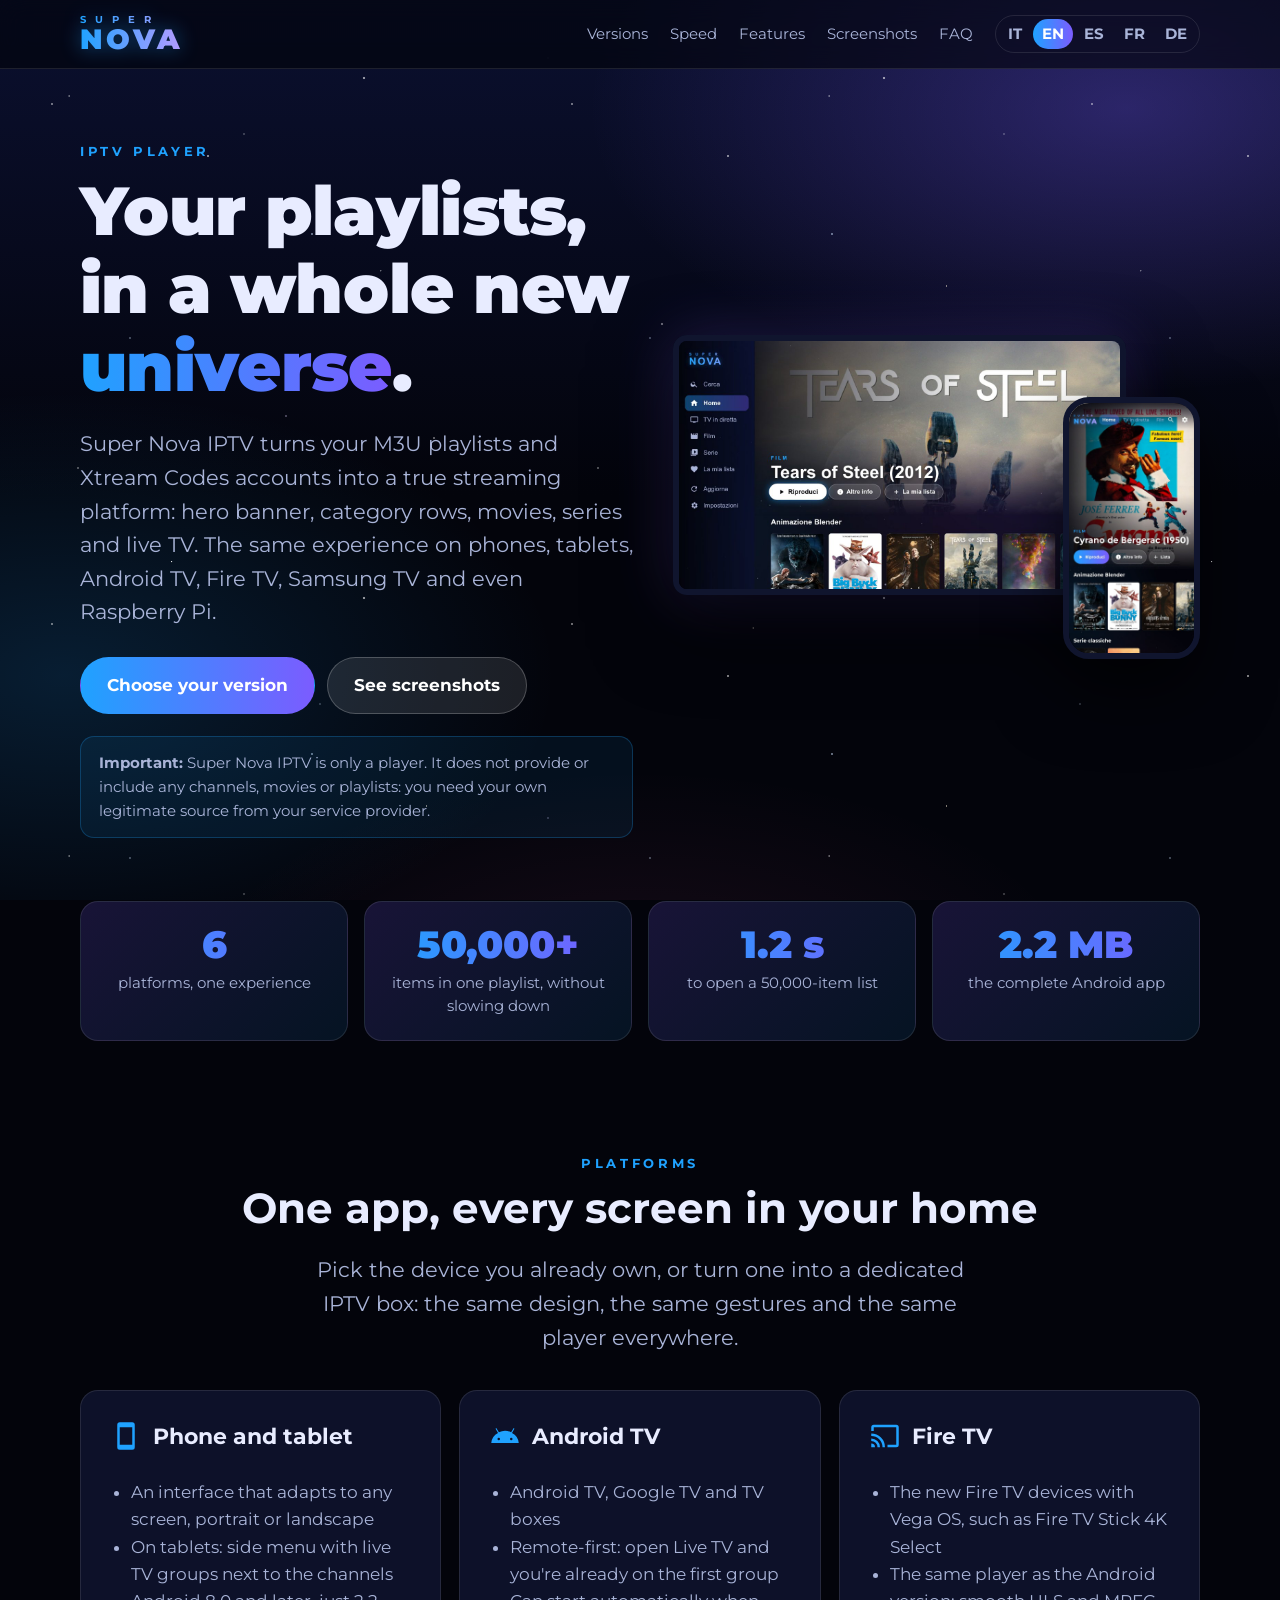
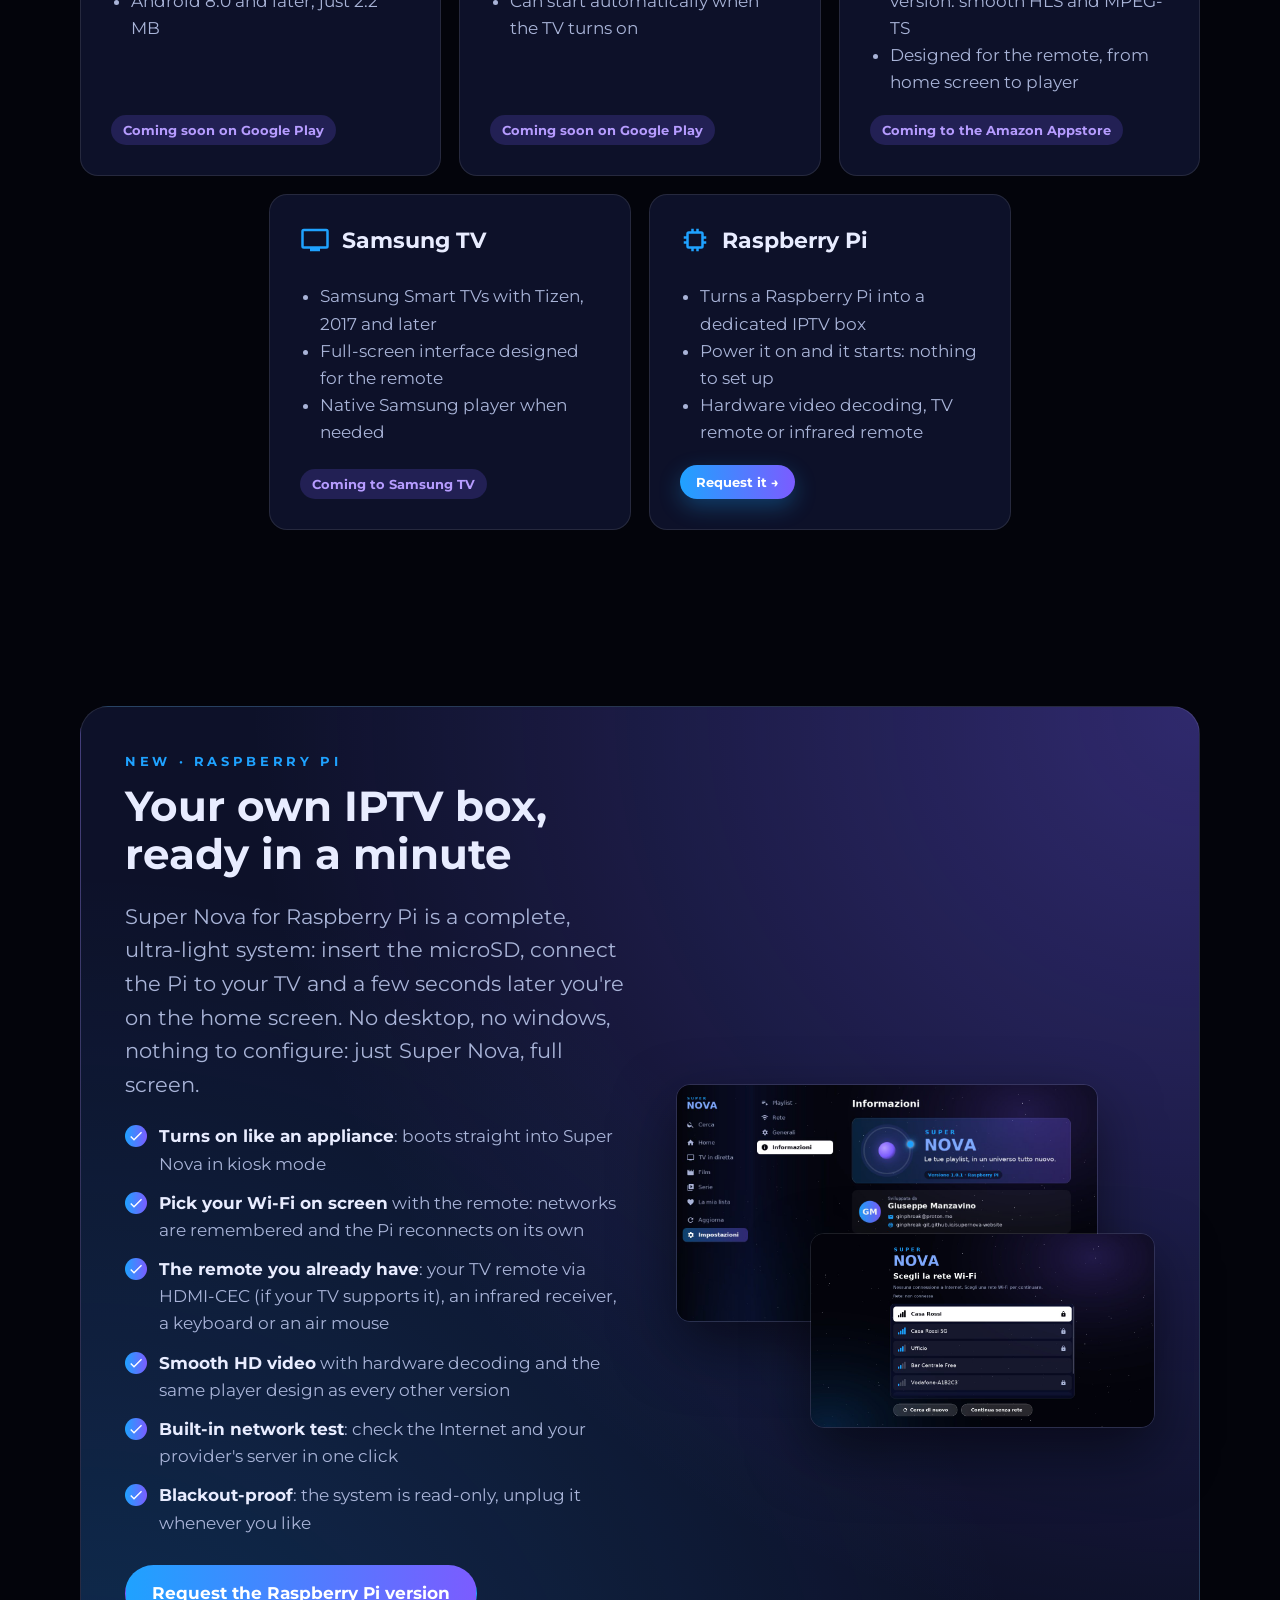
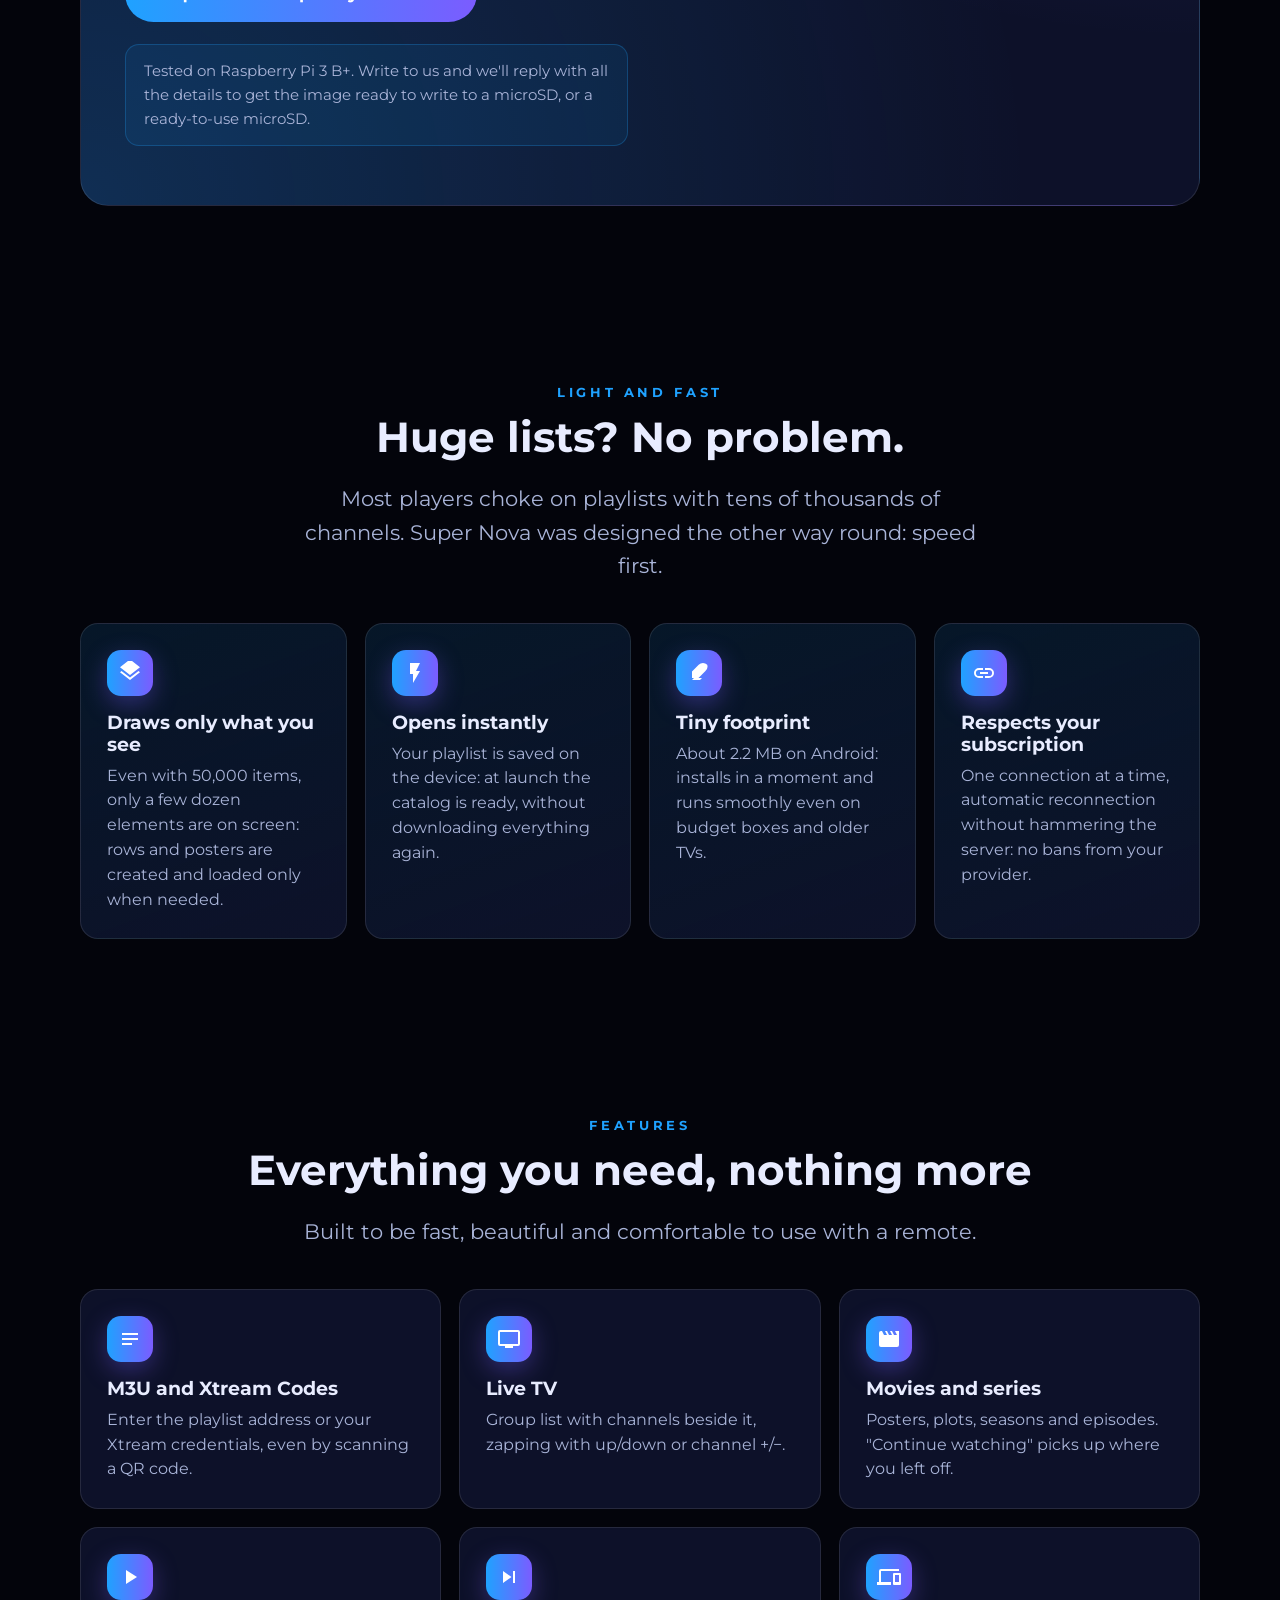
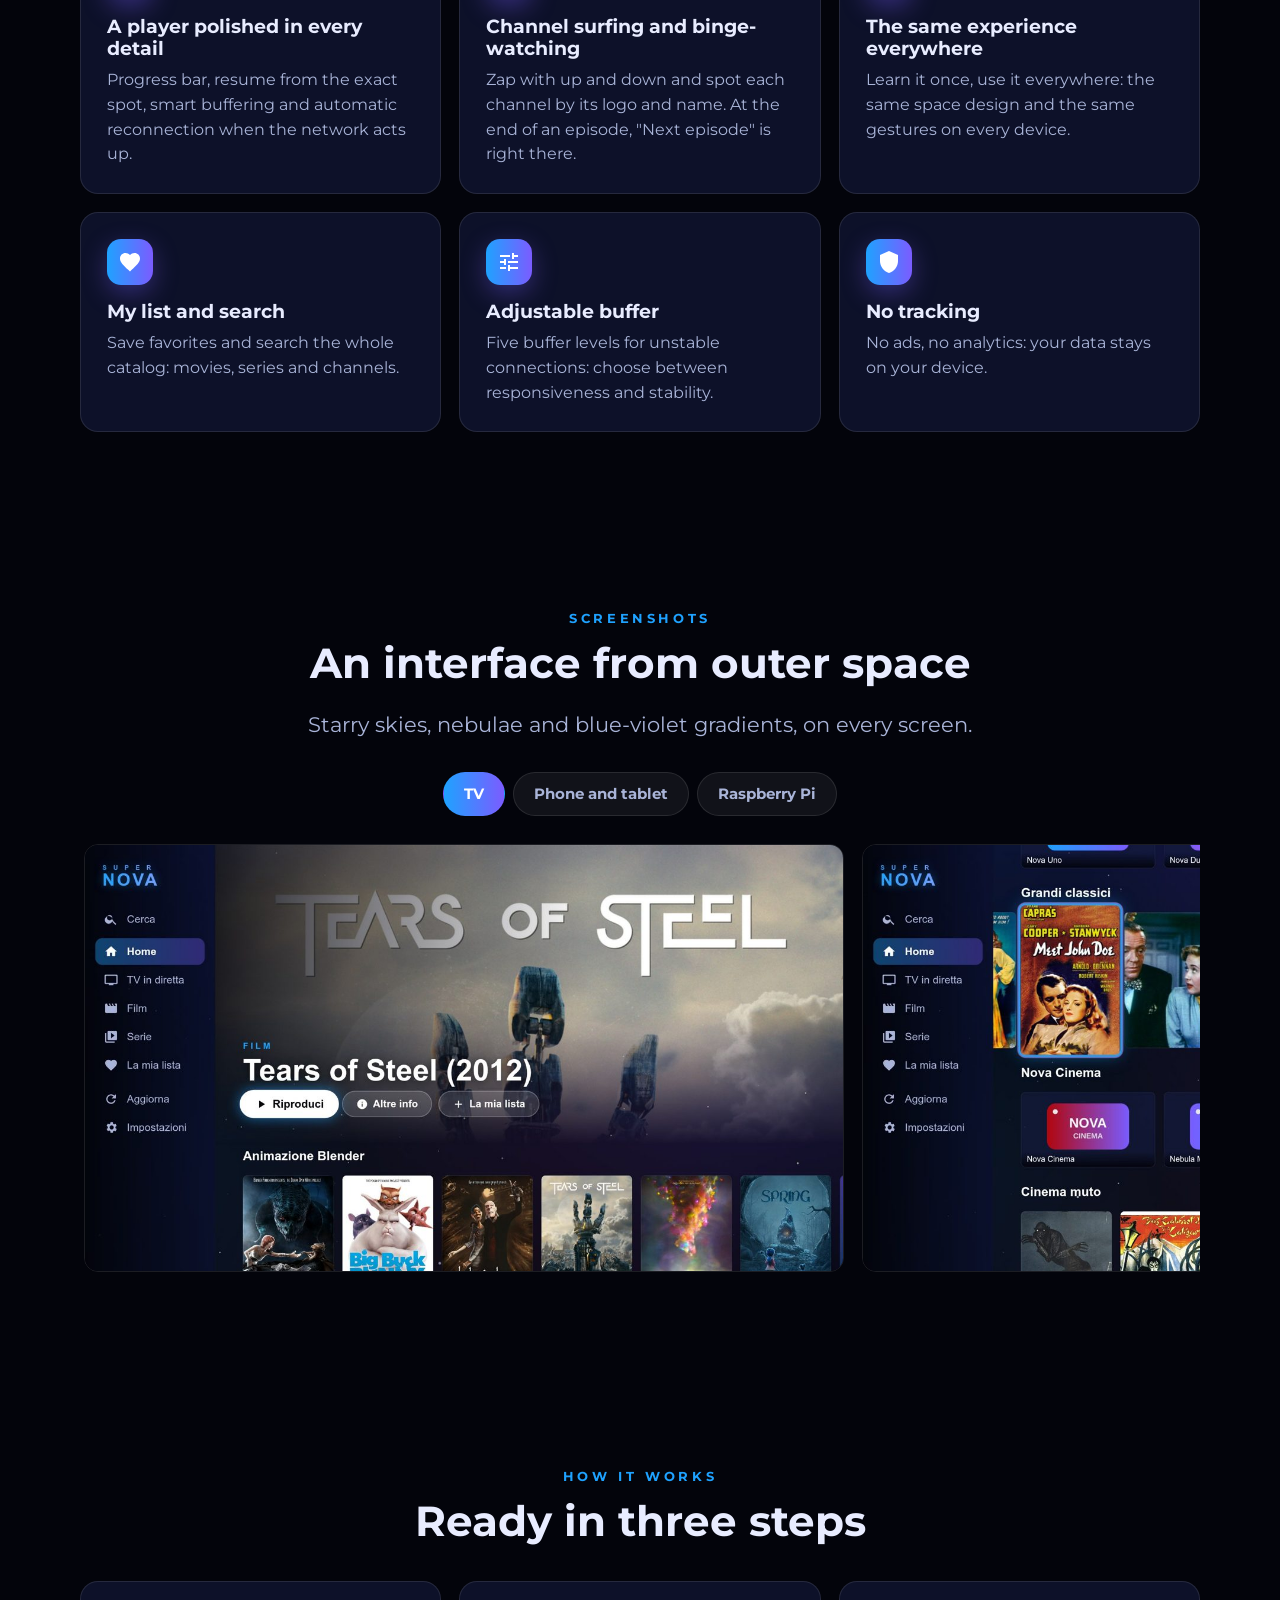
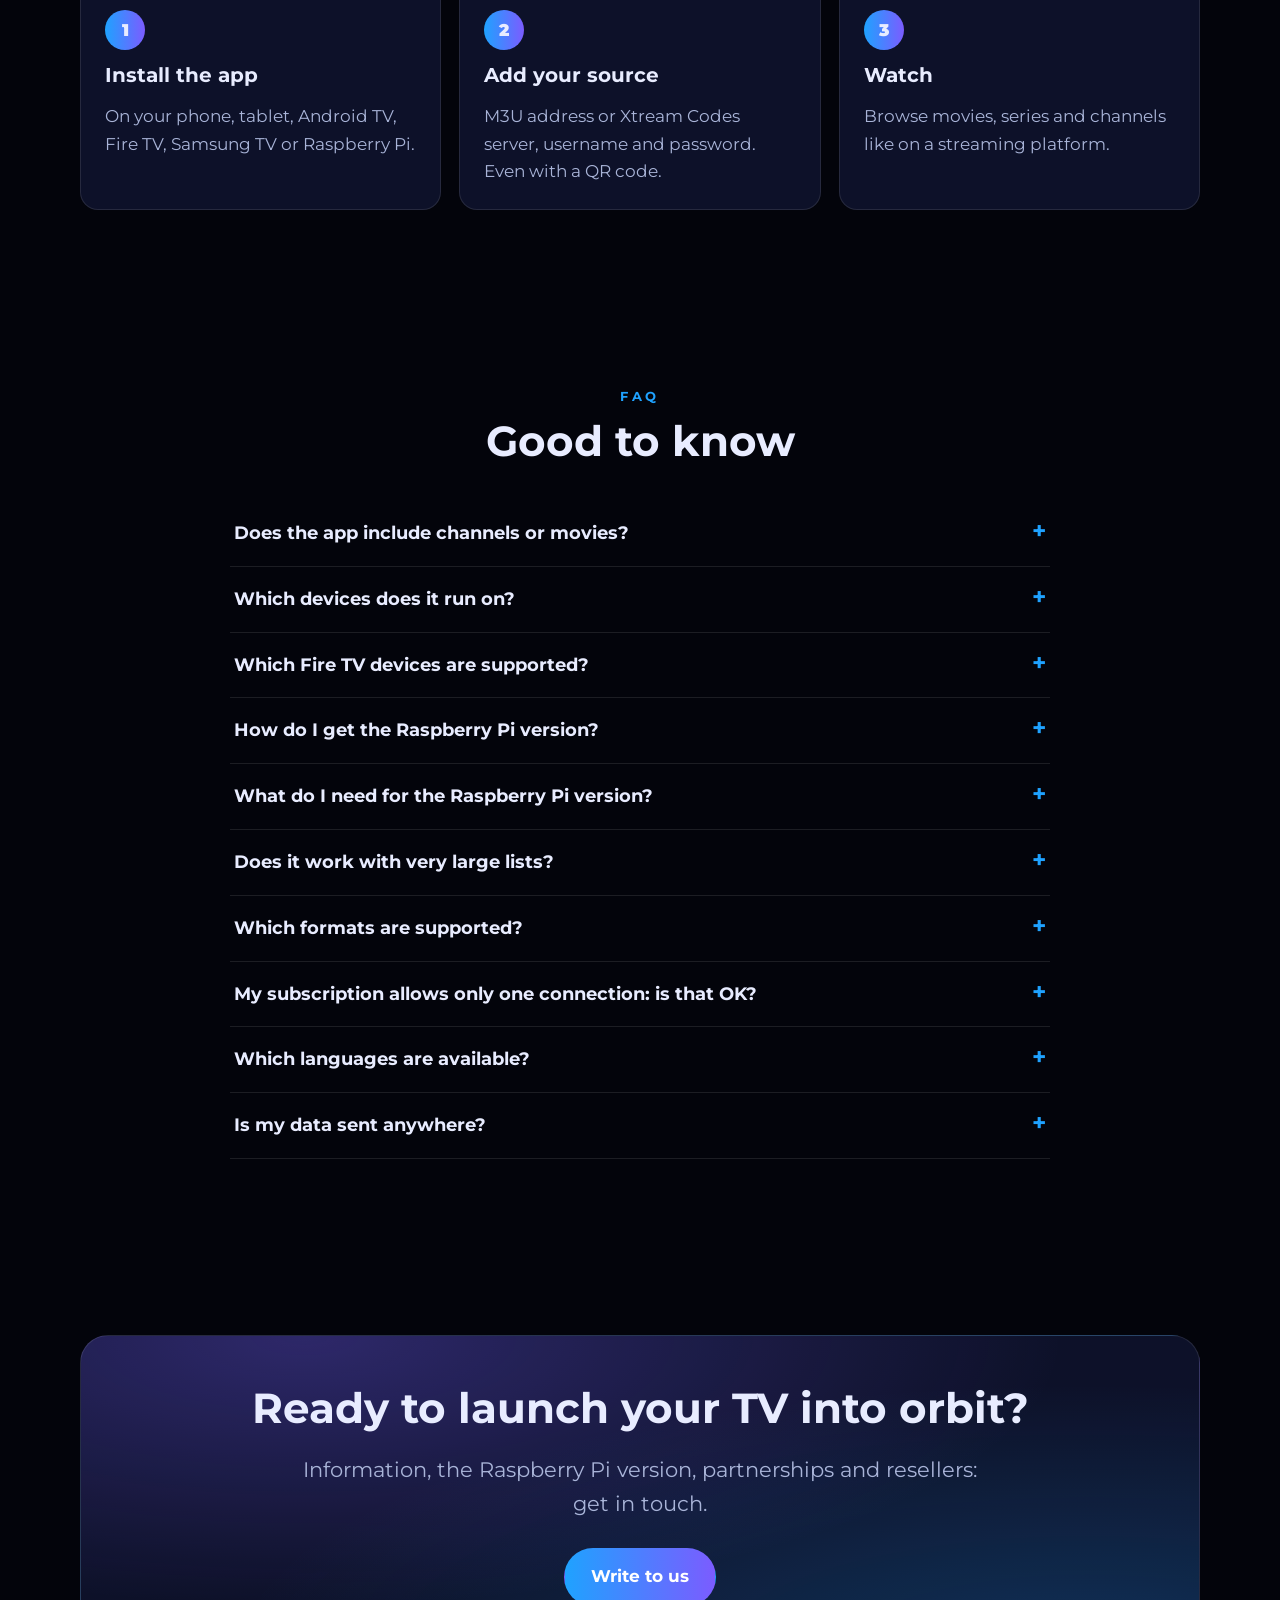
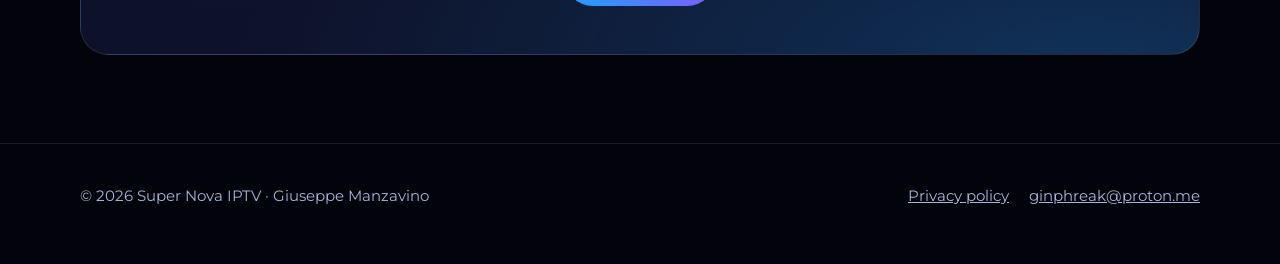
<file: index.html>
<!DOCTYPE html>
<html lang="it">
<head>
<meta charset="utf-8">
<meta name="viewport" content="width=device-width, initial-scale=1">
<title>Super Nova IPTV – Il player IPTV veloce e bellissimo per Android, Fire TV, TV Samsung e Raspberry Pi</title>
<meta name="description" content="Super Nova IPTV trasforma le tue playlist M3U e i tuoi account Xtream Codes in una vera piattaforma di streaming. Velocissima anche con 50.000 contenuti. Su telefono, tablet, Android TV, Fire TV, TV Samsung e Raspberry Pi.">
<meta property="og:title" content="Super Nova IPTV">
<meta property="og:description" content="Super Nova IPTV trasforma le tue playlist M3U e i tuoi account Xtream Codes in una vera piattaforma di streaming. Velocissima anche con 50.000 contenuti. Su telefono, tablet, Android TV, Fire TV, TV Samsung e Raspberry Pi.">
<meta property="og:image" content="assets/img/og-image.png">
<meta name="theme-color" content="#03040B">
<link rel="icon" href="assets/img/favicon-32.png" sizes="32x32">
<link rel="apple-touch-icon" href="assets/img/apple-touch-icon.png">
<link rel="alternate" hreflang="it" href="index.html">
<link rel="alternate" hreflang="en" href="en.html">
<link rel="alternate" hreflang="es" href="es.html">
<link rel="alternate" hreflang="fr" href="fr.html">
<link rel="alternate" hreflang="de" href="de.html">
<link rel="preconnect" href="https://fonts.googleapis.com">
<link rel="preconnect" href="https://fonts.gstatic.com" crossorigin>
<link href="https://fonts.googleapis.com/css2?family=Montserrat:wght@400;700;900&display=swap" rel="stylesheet">
<link rel="stylesheet" href="assets/style.css">
<script>
  (function () {
    try {
      // Lingua ricordata (scelta dal selettore o rilevata alla prima visita), altrimenti quella del browser
      var map = { it: 'index.html', en: 'en.html', es: 'es.html', fr: 'fr.html', de: 'de.html' };
      var l = localStorage.getItem('sn-lang') || (navigator.language || 'it').slice(0, 2).toLowerCase();
      if (!map[l]) l = 'en';
      localStorage.setItem('sn-lang', l);
      if (l !== 'it') location.replace(map[l]);
    } catch (e) {}
  })();
</script>
</head>
<body>
<div class="sky" aria-hidden="true"></div>

<header class="bar">
  <div class="wrap">
    <a class="logo" href="index.html" aria-label="Super Nova IPTV"><span class="s">SUPER</span><span class="n">NOVA</span></a>
    <nav>
      <a class="opt" href="#piattaforme">Versioni</a>
      <a class="opt" href="#velocita">Velocità</a>
      <a class="opt" href="#funzioni">Funzioni</a>
      <a class="opt" href="#galleria">Schermate</a>
      <a class="opt" href="#faq">Domande</a>
      <div class="langs"><a href="index.html" hreflang="it" lang="it" aria-current="true">IT</a><a href="en.html" hreflang="en" lang="en">EN</a><a href="es.html" hreflang="es" lang="es">ES</a><a href="fr.html" hreflang="fr" lang="fr">FR</a><a href="de.html" hreflang="de" lang="de">DE</a></div>
    </nav>
  </div>
</header>

<main>
  <section class="hero">
    <div class="wrap">
      <div>
        <div class="eyebrow">Player IPTV</div>
        <h1>Le tue playlist,<br>in un <em>universo</em><br>tutto nuovo.</h1>
        <p class="lead">Super Nova IPTV trasforma le tue playlist M3U e i tuoi account Xtream Codes in una vera piattaforma di streaming: banner, righe per categoria, film, serie e TV in diretta. La stessa esperienza su telefono, tablet, Android TV, Fire TV, TV Samsung e perfino Raspberry Pi.</p>
        <div class="btns">
          <a class="btn primary" href="#piattaforme">Scegli la tua versione</a>
          <a class="btn" href="#galleria">Guarda le schermate</a>
        </div>
        <p class="notice"><strong>Importante:</strong> Super Nova IPTV è solo un lettore. Non fornisce né include canali, film o playlist: serve una sorgente tua e legittima, fornita dal tuo servizio.</p>
      </div>
      <div class="devices">
        <img class="tv" src="assets/img/tv-1-home.jpg" width="1280" height="720" alt="Super Nova IPTV su TV: home con banner e righe di film">
        <img class="phone" src="assets/img/phone-1-home.jpg" width="540" height="1080" alt="Super Nova IPTV sul telefono">
      </div>
    </div>
  </section>

  <section class="stats-band">
    <div class="wrap stats"><div class="stat"><strong>6</strong><span>piattaforme, un'unica esperienza</span></div><div class="stat"><strong>50.000+</strong><span>contenuti in una playlist, senza rallentare</span></div><div class="stat"><strong>1,2 s</strong><span>per aprire una lista da 50.000 elementi</span></div><div class="stat"><strong>2,2 MB</strong><span>l'app Android completa</span></div></div>
  </section>

  <section id="piattaforme">
    <div class="wrap center">
      <div class="eyebrow">Piattaforme</div>
      <h2>Una sola app, ogni schermo di casa</h2>
      <p class="lead">Scegli il dispositivo che hai già, o trasformane uno in una IPTV box dedicata: ritrovi ovunque la stessa grafica, gli stessi gesti e lo stesso player.</p>
      <div class="platforms five" style="text-align:left"><div class="platform"><h3><svg viewBox="0 0 24 24" aria-hidden="true"><path d="M17 1H7a2 2 0 0 0-2 2v18a2 2 0 0 0 2 2h10a2 2 0 0 0 2-2V3a2 2 0 0 0-2-2zm0 18H7V5h10z"/></svg>Telefono e tablet</h3><ul><li>Interfaccia che si adatta a ogni schermo, in verticale e in orizzontale</li><li>Sui tablet: menu laterale e gruppi della TV in diretta a fianco</li><li>Da Android 8.0 in su, appena 2,2 MB</li></ul><span class="badge">Presto su Google Play</span></div><div class="platform"><h3><svg viewBox="0 0 24 24" aria-hidden="true"><path d="M17.6 9.5l1.8-3.2a.4.4 0 0 0-.7-.4L16.9 9a11 11 0 0 0-9.8 0L5.3 5.9a.4.4 0 0 0-.7.4l1.8 3.2A10 10 0 0 0 1 17.5h22a10 10 0 0 0-5.4-8zM7 15.3a1 1 0 1 1 1-1 1 1 0 0 1-1 1zm10 0a1 1 0 1 1 1-1 1 1 0 0 1-1 1z"/></svg>Android TV</h3><ul><li>Android TV, Google TV e TV box</li><li>Tutto col telecomando: scegli TV in diretta e sei già sul primo gruppo</li><li>Può avviarsi da sola all'accensione della TV</li></ul><span class="badge">Presto su Google Play</span></div><div class="platform"><h3><svg viewBox="0 0 24 24" aria-hidden="true"><path d="M21 3H3a2 2 0 0 0-2 2v3h2V5h18v14h-7v2h7a2 2 0 0 0 2-2V5a2 2 0 0 0-2-2zM1 18v3h3a3 3 0 0 0-3-3zm0-4v2a5 5 0 0 1 5 5h2a7 7 0 0 0-7-7zm0-4v2a9 9 0 0 1 9 9h2A11 11 0 0 0 1 10z"/></svg>Fire TV</h3><ul><li>Le nuove Fire TV con Vega OS, come Fire TV Stick 4K Select</li><li>Lo stesso player della versione Android: HLS e MPEG-TS senza intoppi</li><li>Pensata per il telecomando, dalla home al player</li></ul><span class="badge">In arrivo su Amazon Appstore</span></div><div class="platform"><h3><svg viewBox="0 0 24 24" aria-hidden="true"><path d="M21 3H3a2 2 0 0 0-2 2v12a2 2 0 0 0 2 2h5v2h8v-2h5a2 2 0 0 0 2-2V5a2 2 0 0 0-2-2zm0 14H3V5h18v12z"/></svg>TV Samsung</h3><ul><li>Smart TV Samsung con Tizen, dal 2017 in poi</li><li>Interfaccia a tutto schermo pensata per il telecomando</li><li>Player nativo Samsung quando serve</li></ul><span class="badge">In arrivo su TV Samsung</span></div><div class="platform"><h3><svg viewBox="0 0 24 24" aria-hidden="true"><path d="M9 3v2H7a2 2 0 0 0-2 2v2H3v2h2v2H3v2h2v2a2 2 0 0 0 2 2h2v2h2v-2h2v2h2v-2h2a2 2 0 0 0 2-2v-2h2v-2h-2v-2h2V9h-2V7a2 2 0 0 0-2-2h-2V3h-2v2h-2V3zM7 7h10v10H7z"/></svg>Raspberry Pi</h3><ul><li>Trasforma un Raspberry Pi in una IPTV box dedicata</li><li>Si accende e parte: nessun sistema da configurare</li><li>Decodifica video in hardware, telecomando della TV o a infrarossi</li></ul><a class="badge link" href="mailto:ginphreak@proton.me?subject=Richiesta%20Super%20Nova%20IPTV%20per%20Raspberry%20Pi">Richiedila →</a></div></div>
    </div>
  </section>

  <section id="raspberry">
    <div class="wrap spotlight">
      <div>
        <div class="eyebrow">Novità · Raspberry Pi</div>
        <h2>Una IPTV box tutta tua, pronta in un minuto</h2>
        <p class="lead">Super Nova per Raspberry Pi è un sistema completo e leggerissimo: inserisci la microSD, collega il Pi alla TV e dopo pochi secondi sei già nella home. Niente desktop, niente finestre, niente da configurare: solo Super Nova, a tutto schermo.</p>
        <ul class="checks"><li><svg viewBox="0 0 24 24" aria-hidden="true"><path d="M9 16.2 4.8 12l-1.4 1.4L9 19 21 7l-1.4-1.4z"/></svg><span><strong>Si accende come un elettrodomestico</strong>: parte direttamente in Super Nova, in modalità chiosco</span></li><li><svg viewBox="0 0 24 24" aria-hidden="true"><path d="M9 16.2 4.8 12l-1.4 1.4L9 19 21 7l-1.4-1.4z"/></svg><span><strong>Wi-Fi scelto sullo schermo</strong> col telecomando: le reti vengono ricordate e il Pi si ricollega da solo</span></li><li><svg viewBox="0 0 24 24" aria-hidden="true"><path d="M9 16.2 4.8 12l-1.4 1.4L9 19 21 7l-1.4-1.4z"/></svg><span><strong>Il telecomando che hai già</strong>: quello della TV via HDMI-CEC (se la TV lo supporta), un ricevitore a infrarossi, una tastiera o un air mouse</span></li><li><svg viewBox="0 0 24 24" aria-hidden="true"><path d="M9 16.2 4.8 12l-1.4 1.4L9 19 21 7l-1.4-1.4z"/></svg><span><strong>Video fluido in alta definizione</strong> con decodifica hardware e la stessa grafica del player delle altre versioni</span></li><li><svg viewBox="0 0 24 24" aria-hidden="true"><path d="M9 16.2 4.8 12l-1.4 1.4L9 19 21 7l-1.4-1.4z"/></svg><span><strong>Test della rete integrato</strong>: verifica Internet e il server del tuo provider con un clic</span></li><li><svg viewBox="0 0 24 24" aria-hidden="true"><path d="M9 16.2 4.8 12l-1.4 1.4L9 19 21 7l-1.4-1.4z"/></svg><span><strong>A prova di blackout</strong>: il sistema è in sola lettura, puoi staccare la corrente quando vuoi</span></li></ul>
        <div class="btns"><a class="btn primary" href="mailto:ginphreak@proton.me?subject=Richiesta%20Super%20Nova%20IPTV%20per%20Raspberry%20Pi">Richiedi la versione Raspberry Pi</a></div>
        <p class="notice">Provata su Raspberry Pi 3 B+. Scrivici: ti rispondiamo con tutti i dettagli per avere l'immagine pronta da scrivere sulla microSD, oppure la microSD già pronta da inserire.</p>
      </div>
      <div class="shots">
        <img class="back" src="assets/img/rpi-5-informazioni.jpg" loading="lazy" width="1280" height="720" alt="">
        <img class="front" src="assets/img/rpi-4-wifi.jpg" loading="lazy" width="1280" height="720" alt="">
      </div>
    </div>
  </section>

  <section id="velocita">
    <div class="wrap center">
      <div class="eyebrow">Leggera e veloce</div>
      <h2>Liste enormi? Nessun problema.</h2>
      <p class="lead">La maggior parte dei player si inchioda con le playlist da decine di migliaia di canali. Super Nova è stata progettata al contrario: prima la velocità.</p>
      <div class="grid speed" style="text-align:left"><div class="card"><div class="ico"><svg viewBox="0 0 24 24" aria-hidden="true"><path d="M12 16.5 3.5 10 2 11.2 12 19l10-7.8-1.5-1.2zM12 14l10-7.8L12-1.6 2 6.2z"/></svg></div><h3>Disegna solo quello che vedi</h3><p>Anche con 50.000 contenuti sullo schermo ci sono poche decine di elementi: righe e locandine vengono create e caricate solo quando servono.</p></div><div class="card"><div class="ico"><svg viewBox="0 0 24 24" aria-hidden="true"><path d="M7 2v11h3v9l7-12h-4l4-8z"/></svg></div><h3>Si apre subito</h3><p>La playlist resta salvata sul dispositivo: all'avvio il catalogo è già pronto, senza riscaricare tutto ogni volta.</p></div><div class="card"><div class="ico"><svg viewBox="0 0 24 24" aria-hidden="true"><path d="M20.2 3.8a6 6 0 0 0-8.5 0L5 10.5V17h6.5l6.7-6.7a6 6 0 0 0 2-6.5zM3 21l2-2h8l2-2H7z"/></svg></div><h3>Pesa pochissimo</h3><p>Circa 2,2 MB su Android: si installa in un attimo e gira fluida anche su box economici e TV non recenti.</p></div><div class="card"><div class="ico"><svg viewBox="0 0 24 24" aria-hidden="true"><path d="M3.9 12a3.1 3.1 0 0 1 3.1-3.1h4V7H7a5 5 0 0 0 0 10h4v-1.9H7A3.1 3.1 0 0 1 3.9 12zM8 13h8v-2H8zm9-6h-4v1.9h4a3.1 3.1 0 0 1 0 6.2h-4V17h4a5 5 0 0 0 0-10z"/></svg></div><h3>Rispetta il tuo abbonamento</h3><p>Una sola connessione alla volta, riconnessione automatica senza insistere a raffica: niente blocchi dal provider.</p></div></div>
    </div>
  </section>

  <section id="funzioni">
    <div class="wrap center">
      <div class="eyebrow">Funzioni</div>
      <h2>Tutto quello che serve, niente di più</h2>
      <p class="lead">Pensata per essere veloce, bella da vedere e comoda da usare col telecomando.</p>
      <div class="grid" style="text-align:left"><div class="card"><div class="ico"><svg viewBox="0 0 24 24" aria-hidden="true"><path d="M4 6h16v2H4zm0 5h16v2H4zm0 5h10v2H4z"/></svg></div><h3>M3U e Xtream Codes</h3><p>Inserisci l'indirizzo della playlist o le credenziali Xtream, anche inquadrando un QR code.</p></div><div class="card"><div class="ico"><svg viewBox="0 0 24 24" aria-hidden="true"><path d="M21 3H3a2 2 0 0 0-2 2v12a2 2 0 0 0 2 2h5v2h8v-2h5a2 2 0 0 0 2-2V5a2 2 0 0 0-2-2zm0 14H3V5h18v12z"/></svg></div><h3>TV in diretta</h3><p>Lista dei gruppi e canali a fianco, zapping con su e giù o con canale +/−.</p></div><div class="card"><div class="ico"><svg viewBox="0 0 24 24" aria-hidden="true"><path d="M18 4l2 4h-3l-2-4h-2l2 4h-3l-2-4H8l2 4H7L5 4H4a2 2 0 0 0-2 2v12a2 2 0 0 0 2 2h16a2 2 0 0 0 2-2V4h-4z"/></svg></div><h3>Film e serie</h3><p>Locandine, trame, stagioni ed episodi. "Continua a guardare" riprende dal punto giusto.</p></div><div class="card"><div class="ico"><svg viewBox="0 0 24 24" aria-hidden="true"><path d="M8 5v14l11-7z"/></svg></div><h3>Un player curato in ogni dettaglio</h3><p>Barra di avanzamento, ripresa dal punto esatto, buffer intelligente e riconnessione automatica quando la rete fa i capricci.</p></div><div class="card"><div class="ico"><svg viewBox="0 0 24 24" aria-hidden="true"><path d="M6 18l8.5-6L6 6zM16 6v12h2V6z"/></svg></div><h3>Zapping e maratone</h3><p>Cambia canale con su e giù e ritrova logo e nome a colpo d'occhio. A fine episodio arriva "Episodio successivo".</p></div><div class="card"><div class="ico"><svg viewBox="0 0 24 24" aria-hidden="true"><path d="M4 6h18V4H4a2 2 0 0 0-2 2v11H0v3h14v-3H4zm19 2h-6a1 1 0 0 0-1 1v10a1 1 0 0 0 1 1h6a1 1 0 0 0 1-1V9a1 1 0 0 0-1-1zm-1 9h-4v-7h4z"/></svg></div><h3>Stessa esperienza ovunque</h3><p>Impari una volta, la usi ovunque: la stessa grafica spaziale e gli stessi gesti su ogni dispositivo.</p></div><div class="card"><div class="ico"><svg viewBox="0 0 24 24" aria-hidden="true"><path d="M12 21.4l-1.5-1.3C5.4 15.4 2 12.3 2 8.5 2 5.4 4.4 3 7.5 3c1.7 0 3.4.8 4.5 2.1C13.1 3.8 14.8 3 16.5 3 19.6 3 22 5.4 22 8.5c0 3.8-3.4 6.9-8.6 11.6L12 21.4z"/></svg></div><h3>La mia lista e ricerca</h3><p>Salva i preferiti e cerca in tutto il catalogo: film, serie e canali.</p></div><div class="card"><div class="ico"><svg viewBox="0 0 24 24" aria-hidden="true"><path d="M3 17v2h6v-2zm0-12v2h10V5zm10 16v-2h8v-2h-8v-2h-2v6zM7 9v2H3v2h4v2h2V9zm14 4v-2H11v2zm-6-4h2V7h4V5h-4V3h-2z"/></svg></div><h3>Buffer regolabile</h3><p>Cinque livelli di buffer per le connessioni instabili: scegli tra reattività e stabilità.</p></div><div class="card"><div class="ico"><svg viewBox="0 0 24 24" aria-hidden="true"><path d="M12 1 3 5v6c0 5.5 3.8 10.7 9 12 5.2-1.3 9-6.5 9-12V5z"/></svg></div><h3>Nessun tracciamento</h3><p>Niente pubblicità né statistiche: i tuoi dati restano sul dispositivo.</p></div></div>
    </div>
  </section>

  <section id="galleria">
    <div class="wrap center">
      <div class="eyebrow">Schermate</div>
      <h2>Un'interfaccia che viene dallo spazio</h2>
      <p class="lead">Cielo stellato, nebulose e sfumature azzurro-viola, su ogni schermo.</p>
      <div class="tabs" role="tablist">
        <button role="tab" aria-selected="true" aria-controls="g-tv" id="t-tv">TV</button>
        <button role="tab" aria-selected="false" aria-controls="g-phone" id="t-phone">Telefono e tablet</button>
        <button role="tab" aria-selected="false" aria-controls="g-rpi" id="t-rpi">Raspberry Pi</button>
      </div>
    </div>
    <div class="wrap">
      <div class="gallery tv" id="g-tv" role="tabpanel" aria-labelledby="t-tv"><img src="assets/img/tv-1-home.jpg" loading="lazy" width="1280" height="720" alt=""><img src="assets/img/tv-2-righe.jpg" loading="lazy" width="1280" height="720" alt=""><img src="assets/img/tv-3-tv-in-diretta.jpg" loading="lazy" width="1280" height="720" alt=""><img src="assets/img/tv-4-player.jpg" loading="lazy" width="1280" height="720" alt=""><img src="assets/img/tv-5-dettaglio-serie.jpg" loading="lazy" width="1280" height="720" alt=""><img src="assets/img/tv-6-film.jpg" loading="lazy" width="1280" height="720" alt=""></div>
      <div class="gallery phone" id="g-phone" role="tabpanel" aria-labelledby="t-phone" hidden><img class="p" src="assets/img/phone-1-home.jpg" loading="lazy" alt=""><img class="p" src="assets/img/phone-3-tv-in-diretta.jpg" loading="lazy" alt=""><img class="l" src="assets/img/phone-6-orizzontale-tv-in-diretta.jpg" loading="lazy" alt=""><img class="p" src="assets/img/phone-2-righe.jpg" loading="lazy" alt=""><img class="l" src="assets/img/phone-5-orizzontale-home.jpg" loading="lazy" alt=""><img class="p" src="assets/img/phone-4-serie.jpg" loading="lazy" alt=""><img class="l" src="assets/img/phone-8-player.jpg" loading="lazy" alt=""></div>
      <div class="gallery tv" id="g-rpi" role="tabpanel" aria-labelledby="t-rpi" hidden><img src="assets/img/rpi-1-home.jpg" loading="lazy" width="1280" height="720" alt=""><img src="assets/img/rpi-2-righe.jpg" loading="lazy" width="1280" height="720" alt=""><img src="assets/img/rpi-3-tv-in-diretta.jpg" loading="lazy" width="1280" height="720" alt=""><img src="assets/img/rpi-4-wifi.jpg" loading="lazy" width="1280" height="720" alt=""><img src="assets/img/rpi-5-informazioni.jpg" loading="lazy" width="1280" height="720" alt=""></div>
    </div>
  </section>

  <section id="come">
    <div class="wrap center">
      <div class="eyebrow">Come funziona</div>
      <h2>Pronta in tre passi</h2>
      <div class="steps" style="text-align:left">
        <div class="step"><h3>Installa l'app</h3><p>Sul telefono, sul tablet, sull'Android TV, sulla Fire TV, sulla TV Samsung o sul Raspberry Pi.</p></div>
        <div class="step"><h3>Aggiungi la tua sorgente</h3><p>Indirizzo M3U oppure server, utente e password Xtream Codes. Anche con un QR code.</p></div>
        <div class="step"><h3>Guarda</h3><p>Sfoglia film, serie e canali come su una piattaforma di streaming.</p></div>
      </div>
    </div>
  </section>

  <section id="faq">
    <div class="wrap center">
      <div class="eyebrow">Domande frequenti</div>
      <h2>Buono a sapersi</h2>
    </div>
    <div class="wrap faq"><details><summary>L'app include canali o film?</summary><p>No. Super Nova IPTV è un lettore: non fornisce, non vende e non suggerisce alcun contenuto. Riproduce solo la playlist o l'account che inserisci tu, fornito dal tuo servizio.</p></details><details><summary>Su quali dispositivi funziona?</summary><p>Telefoni e tablet Android (da Android 8.0), Android TV, Google TV e TV box, Fire TV con Vega OS, Smart TV Samsung con Tizen (dal 2017) e Raspberry Pi.</p></details><details><summary>Quali Fire TV sono supportate?</summary><p>Le Fire TV con il nuovo sistema Vega OS, come la Fire TV Stick 4K Select. La versione per Fire TV arriverà sull'Amazon Appstore.</p></details><details><summary>Come ottengo la versione Raspberry Pi?</summary><p>Scrivici a ginphreak@proton.me: ti rispondiamo con modalità e dettagli. Puoi ricevere l'immagine da scrivere sulla microSD oppure la microSD già pronta, anche con la tua rete Wi-Fi e la tua sorgente già configurate.</p></details><details><summary>Cosa serve per la versione Raspberry Pi?</summary><p>Un Raspberry Pi 3 B+ con il suo alimentatore, una microSD e un cavo HDMI. Per comandarlo bastano il telecomando della TV (se supporta HDMI-CEC), un piccolo ricevitore a infrarossi, una tastiera o un air mouse.</p></details><details><summary>Funziona anche con liste molto grandi?</summary><p>Sì. È stata provata con playlist da 50.000 contenuti: la lista si apre in poco più di un secondo e la navigazione resta fluida, perché l'app carica solo ciò che è sullo schermo.</p></details><details><summary>Quali formati supporta?</summary><p>Playlist M3U/M3U8 e account Xtream Codes. Per i video: HLS (m3u8), MPEG-TS, MP4 e gli altri formati supportati dal dispositivo.</p></details><details><summary>Il mio abbonamento permette una sola connessione: va bene?</summary><p>Sì. L'app apre un solo flusso video alla volta, lo chiude quando esci dal player o passi a un'altra app e non insiste a raffica se il server rifiuta.</p></details><details><summary>In che lingue è disponibile?</summary><p>Italiano, inglese, spagnolo, francese e tedesco. La lingua si sceglie da sola in base al dispositivo e si può cambiare nelle impostazioni.</p></details><details><summary>I miei dati vengono inviati da qualche parte?</summary><p>No. La sorgente, i preferiti e i punti di visione restano sul tuo dispositivo. Nessuna pubblicità, nessuna statistica.</p></details></div>
  </section>

  <section id="contatti">
    <div class="wrap center contact">
      <h2>Pronto a far decollare la tua TV?</h2>
      <p class="lead">Informazioni, versione Raspberry Pi, collaborazioni e rivenditori: scrivici.</p>
      <div class="btns" style="justify-content:center"><a class="btn primary" href="mailto:ginphreak@proton.me">Scrivici</a></div>
    </div>
  </section>
</main>

<footer>
  <div class="wrap">
    <div>© 2026 Super Nova IPTV · Giuseppe Manzavino</div>
    <nav>
      <a href="privacy.html#it">Informativa sulla privacy</a>
      <a href="mailto:ginphreak@proton.me">ginphreak@proton.me</a>
    </nav>
  </div>
</footer>

<script>
  document.querySelectorAll('.tabs button').forEach(function (b) {
    b.addEventListener('click', function () {
      document.querySelectorAll('.tabs button').forEach(function (x) {
        var on = x === b;
        x.setAttribute('aria-selected', on);
        document.getElementById(x.getAttribute('aria-controls')).hidden = !on;
      });
    });
  });
  // Cambio lingua dal selettore: viene ricordato per le visite successive
  document.querySelectorAll('.langs a').forEach(function (a) {
    a.addEventListener('click', function () { try { localStorage.setItem('sn-lang', a.getAttribute('hreflang')); } catch (e) {} });
  });
</script>
</body>
</html>
</file>
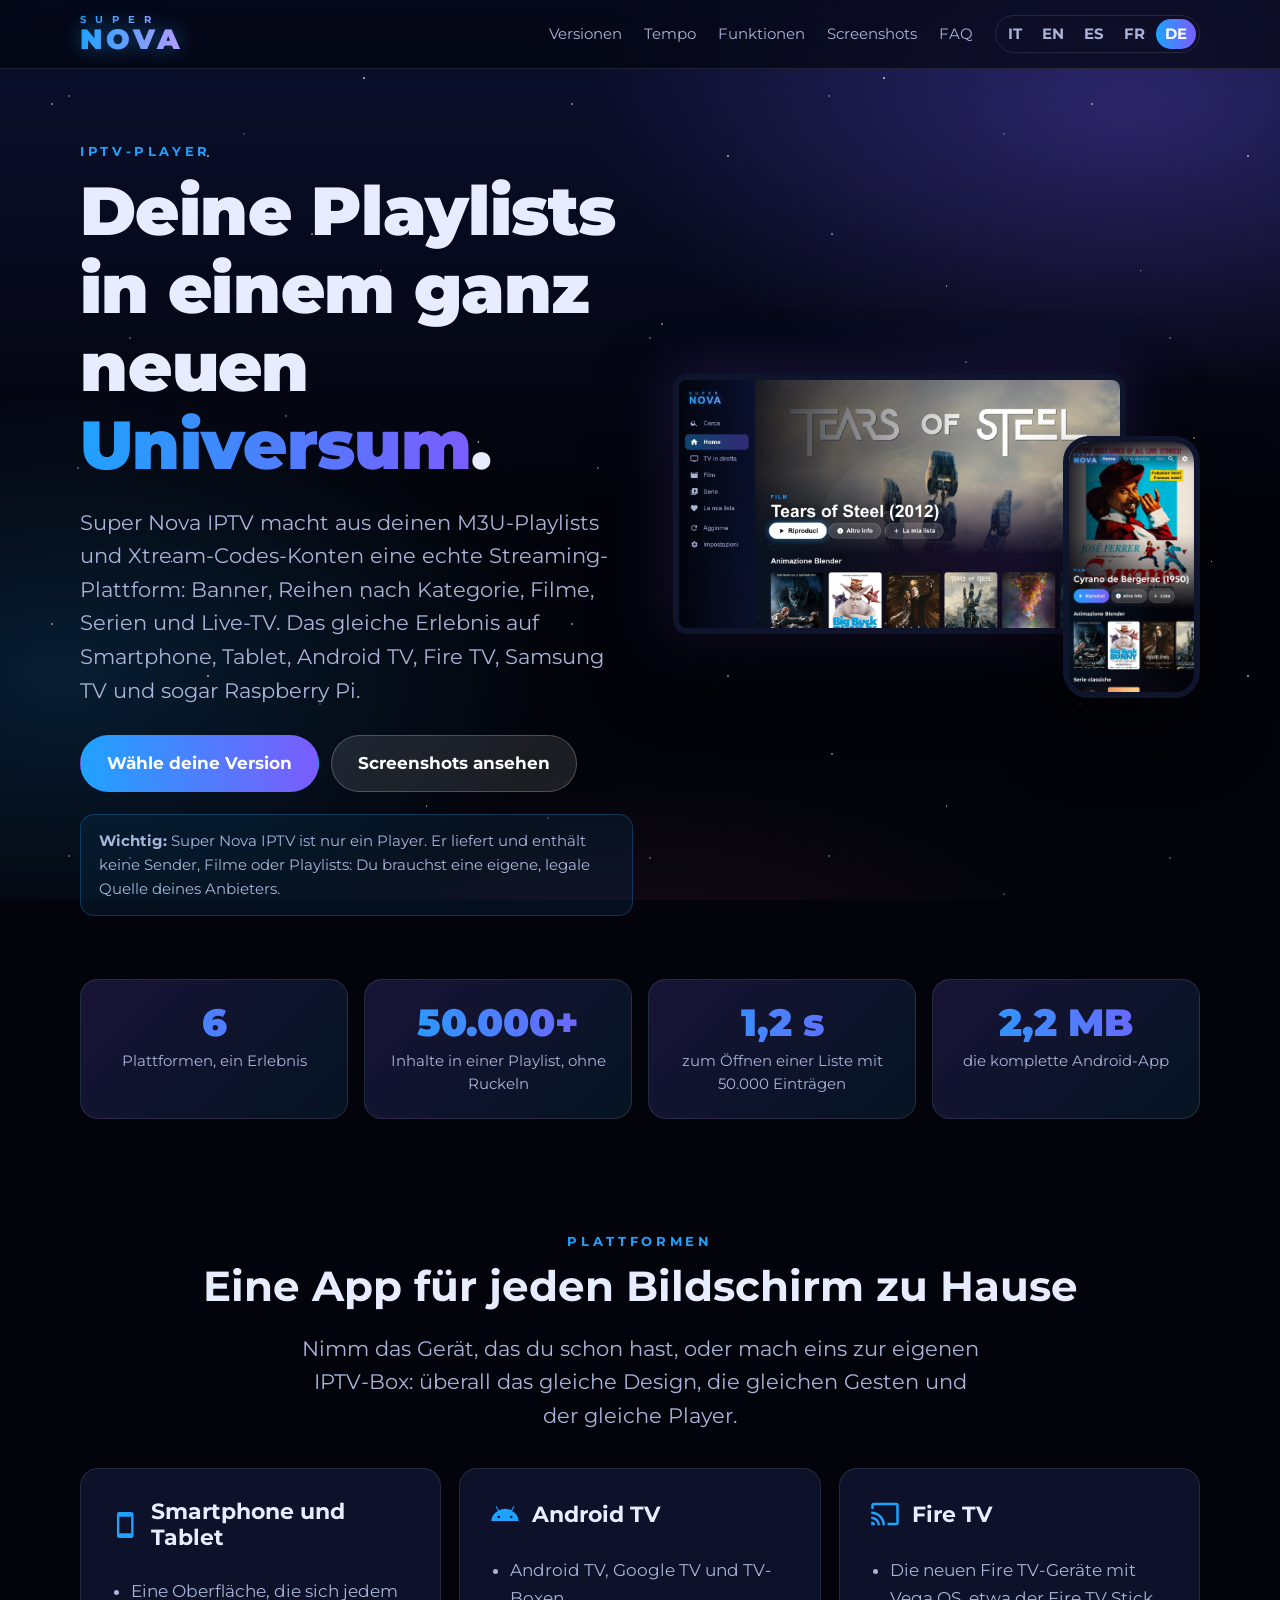
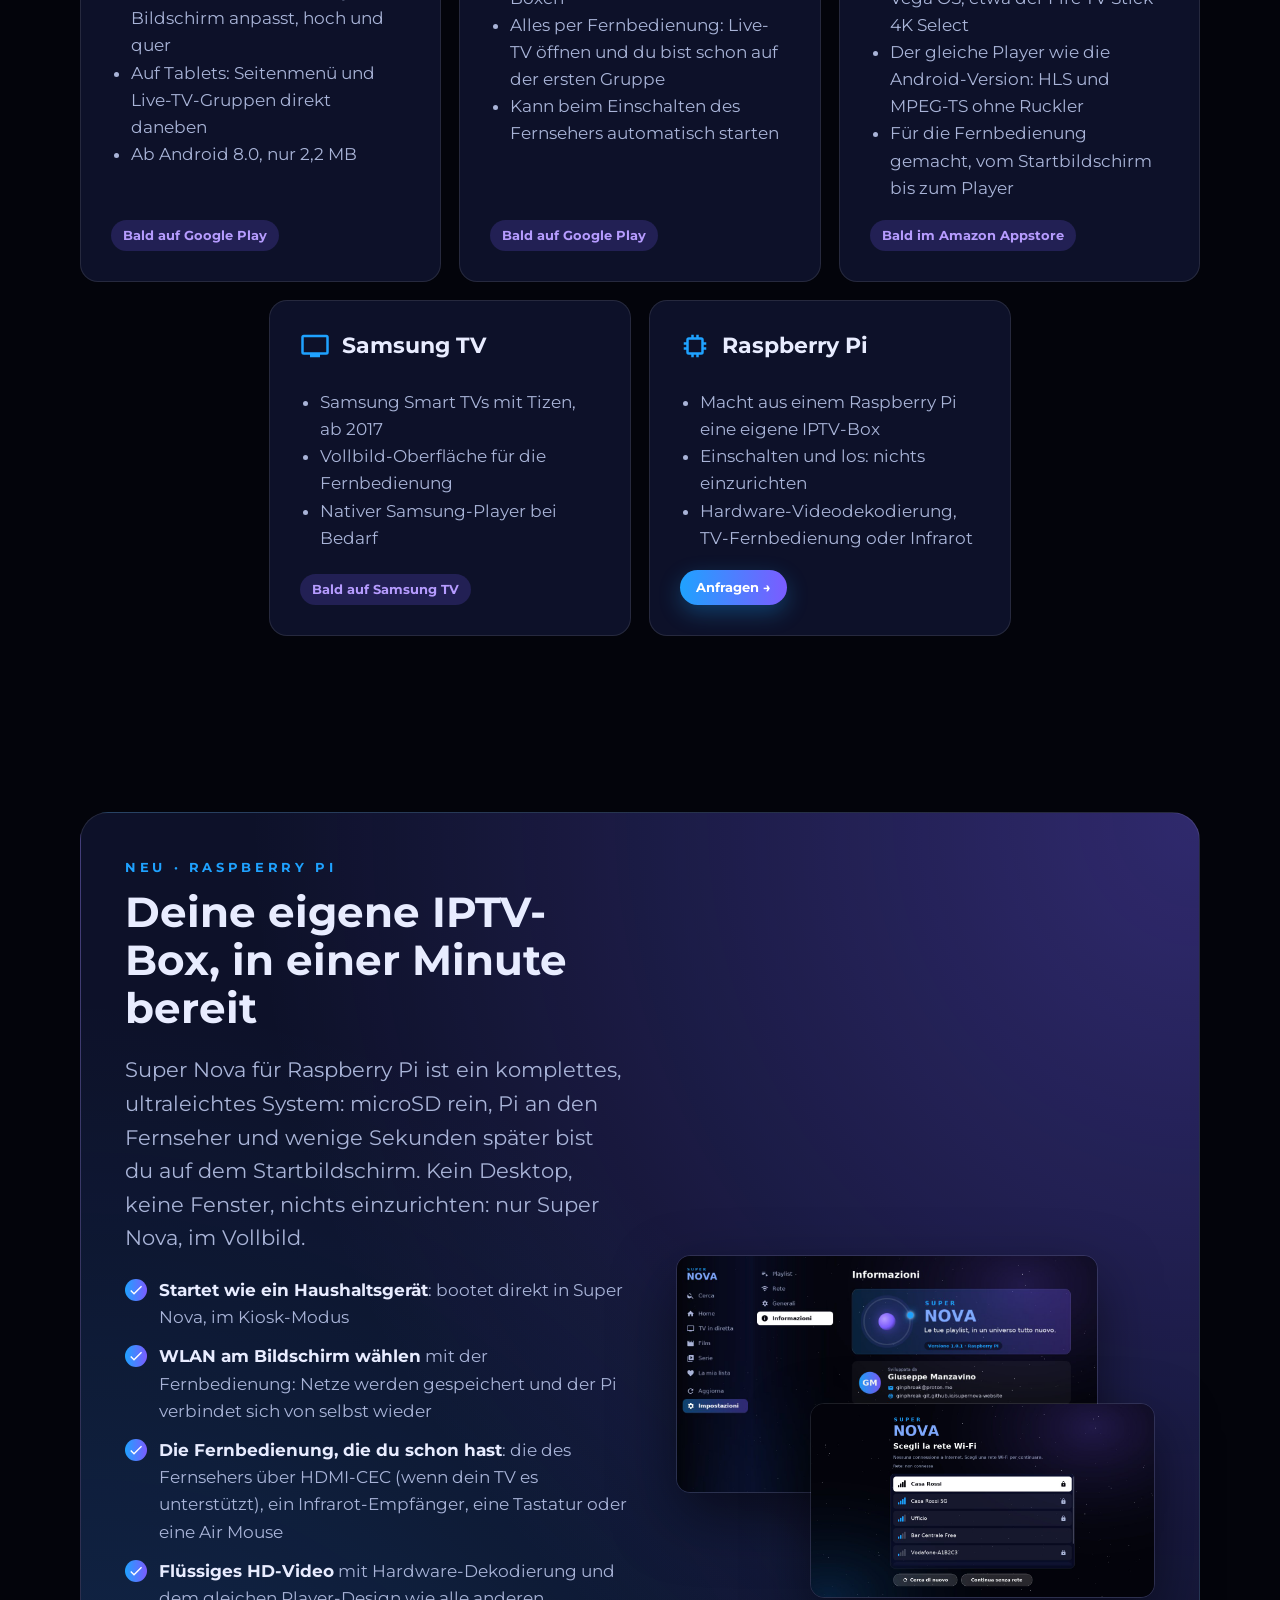
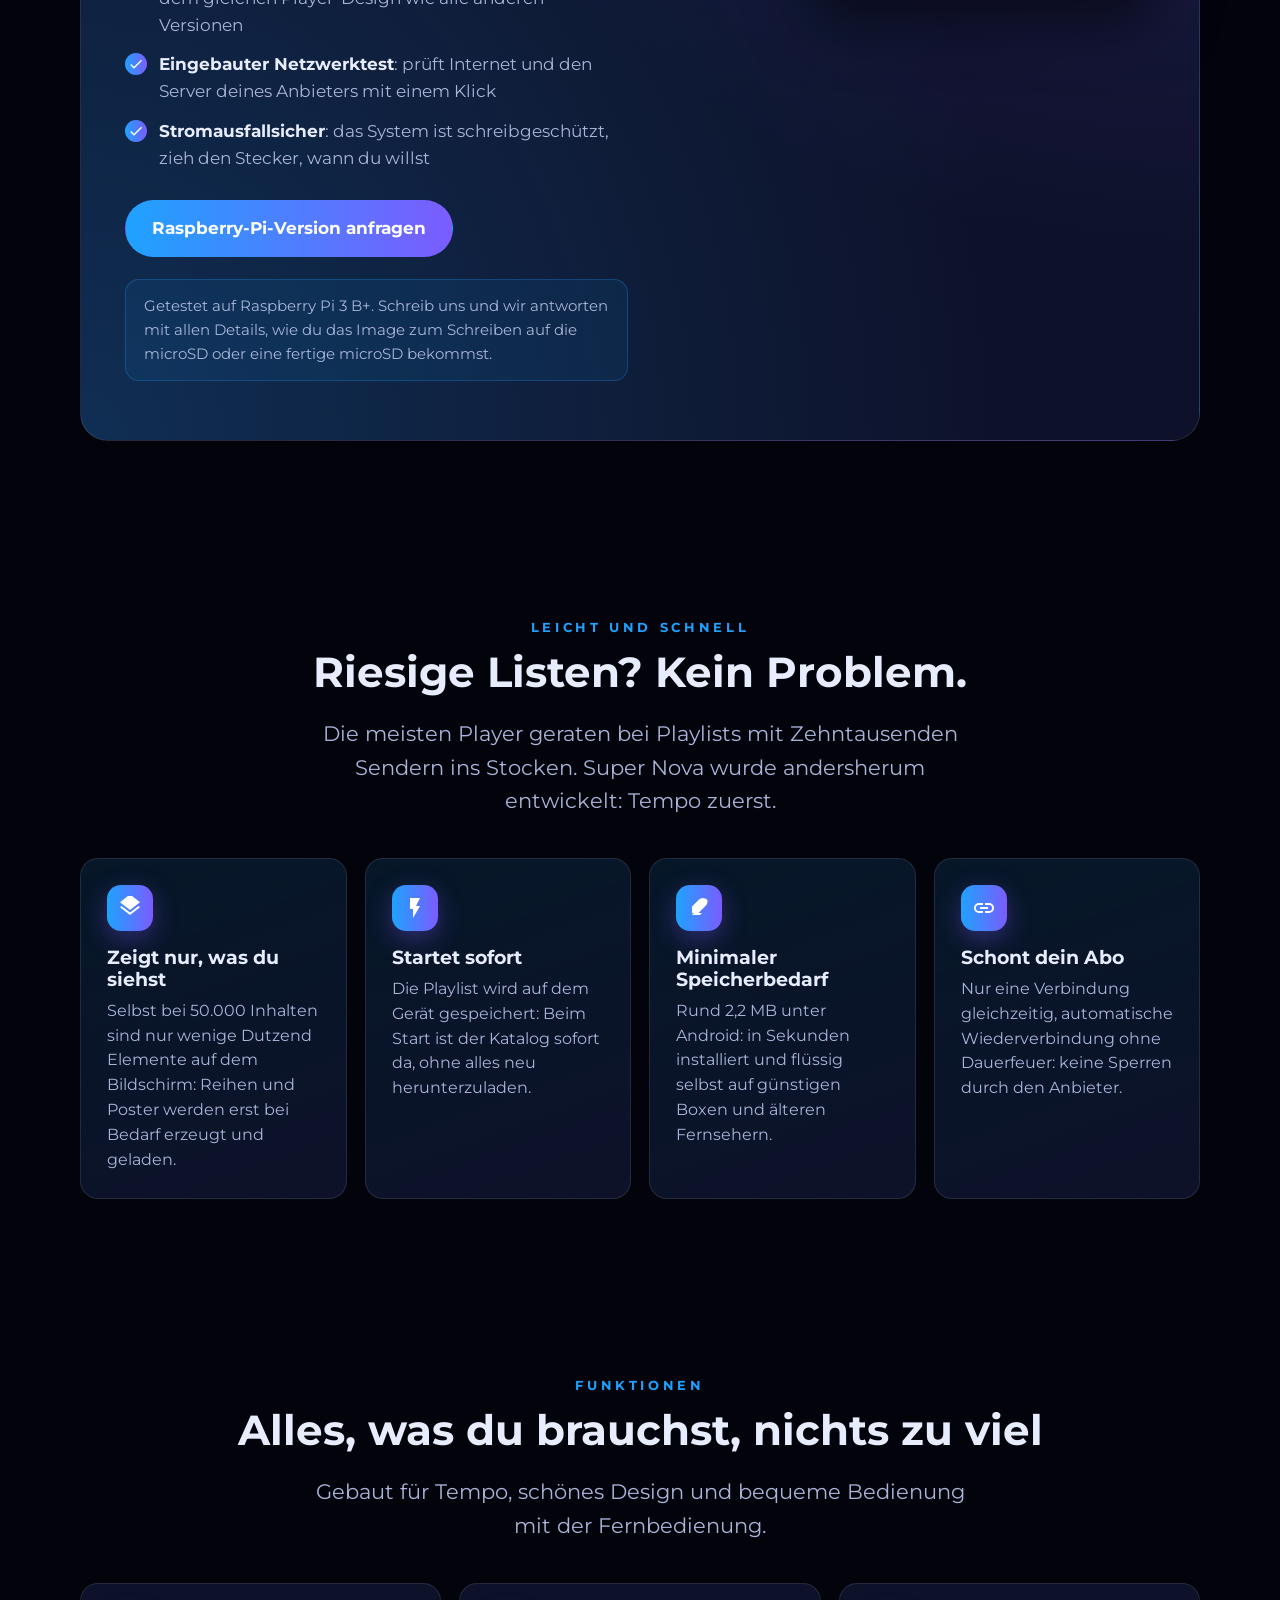
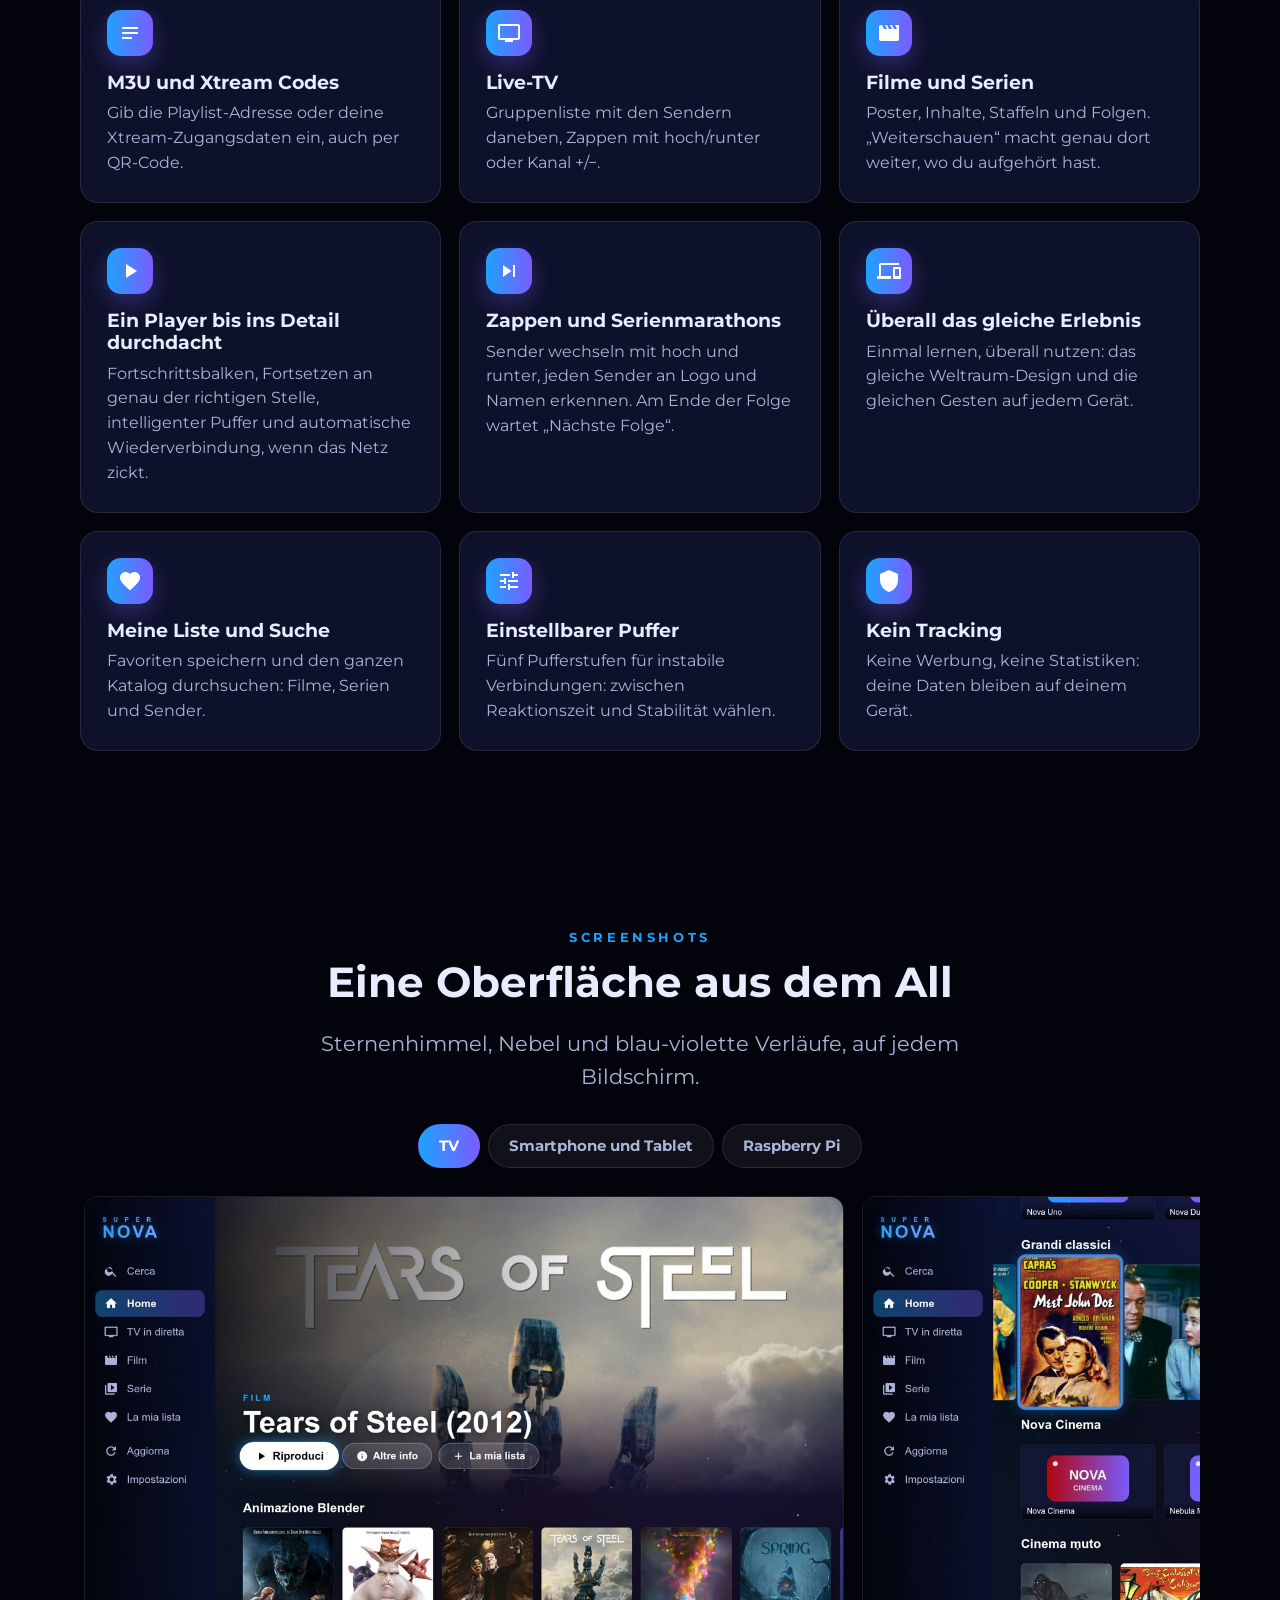
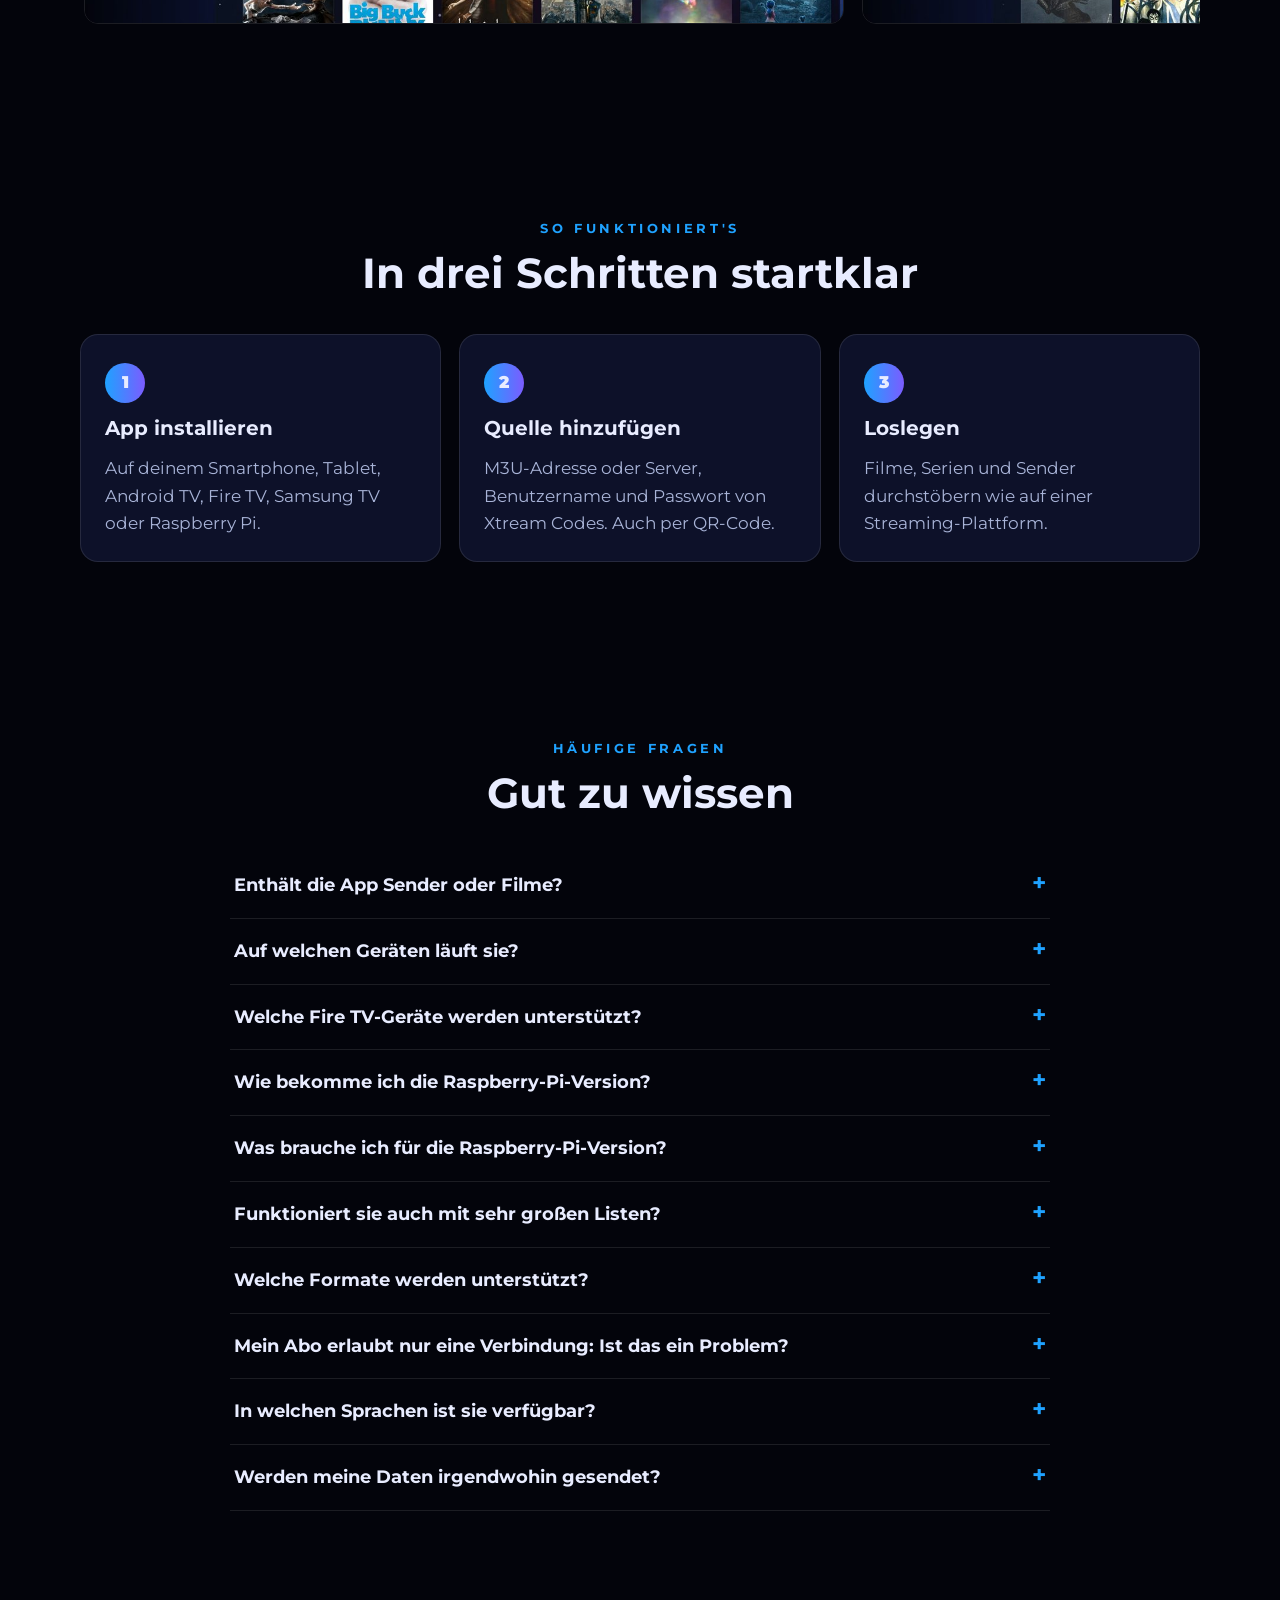
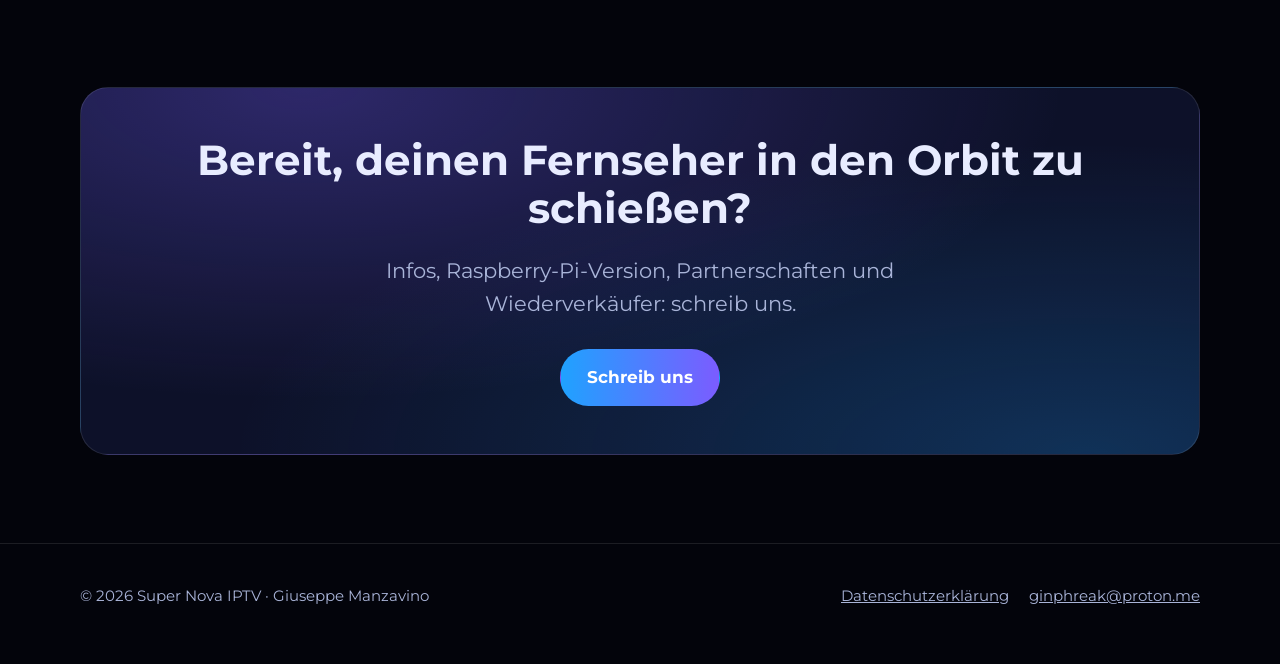
<file: de.html>
<!DOCTYPE html>
<html lang="de">
<head>
<meta charset="utf-8">
<meta name="viewport" content="width=device-width, initial-scale=1">
<title>Super Nova IPTV – Der schnelle, schöne IPTV-Player für Android, Fire TV, Samsung TV und Raspberry Pi</title>
<meta name="description" content="Super Nova IPTV macht aus deinen M3U-Playlists und Xtream-Codes-Konten eine echte Streaming-Plattform. Blitzschnell selbst mit 50.000 Inhalten. Auf Smartphone, Tablet, Android TV, Fire TV, Samsung TV und Raspberry Pi.">
<meta property="og:title" content="Super Nova IPTV">
<meta property="og:description" content="Super Nova IPTV macht aus deinen M3U-Playlists und Xtream-Codes-Konten eine echte Streaming-Plattform. Blitzschnell selbst mit 50.000 Inhalten. Auf Smartphone, Tablet, Android TV, Fire TV, Samsung TV und Raspberry Pi.">
<meta property="og:image" content="assets/img/og-image.png">
<meta name="theme-color" content="#03040B">
<link rel="icon" href="assets/img/favicon-32.png" sizes="32x32">
<link rel="apple-touch-icon" href="assets/img/apple-touch-icon.png">
<link rel="alternate" hreflang="it" href="index.html">
<link rel="alternate" hreflang="en" href="en.html">
<link rel="alternate" hreflang="es" href="es.html">
<link rel="alternate" hreflang="fr" href="fr.html">
<link rel="alternate" hreflang="de" href="de.html">
<link rel="preconnect" href="https://fonts.googleapis.com">
<link rel="preconnect" href="https://fonts.gstatic.com" crossorigin>
<link href="https://fonts.googleapis.com/css2?family=Montserrat:wght@400;700;900&display=swap" rel="stylesheet">
<link rel="stylesheet" href="assets/style.css">

</head>
<body>
<div class="sky" aria-hidden="true"></div>

<header class="bar">
  <div class="wrap">
    <a class="logo" href="de.html" aria-label="Super Nova IPTV"><span class="s">SUPER</span><span class="n">NOVA</span></a>
    <nav>
      <a class="opt" href="#piattaforme">Versionen</a>
      <a class="opt" href="#velocita">Tempo</a>
      <a class="opt" href="#funzioni">Funktionen</a>
      <a class="opt" href="#galleria">Screenshots</a>
      <a class="opt" href="#faq">FAQ</a>
      <div class="langs"><a href="index.html" hreflang="it" lang="it">IT</a><a href="en.html" hreflang="en" lang="en">EN</a><a href="es.html" hreflang="es" lang="es">ES</a><a href="fr.html" hreflang="fr" lang="fr">FR</a><a href="de.html" hreflang="de" lang="de" aria-current="true">DE</a></div>
    </nav>
  </div>
</header>

<main>
  <section class="hero">
    <div class="wrap">
      <div>
        <div class="eyebrow">IPTV-Player</div>
        <h1>Deine Playlists<br>in einem ganz neuen<br><em>Universum</em>.</h1>
        <p class="lead">Super Nova IPTV macht aus deinen M3U-Playlists und Xtream-Codes-Konten eine echte Streaming-Plattform: Banner, Reihen nach Kategorie, Filme, Serien und Live-TV. Das gleiche Erlebnis auf Smartphone, Tablet, Android TV, Fire TV, Samsung TV und sogar Raspberry Pi.</p>
        <div class="btns">
          <a class="btn primary" href="#piattaforme">Wähle deine Version</a>
          <a class="btn" href="#galleria">Screenshots ansehen</a>
        </div>
        <p class="notice"><strong>Wichtig:</strong> Super Nova IPTV ist nur ein Player. Er liefert und enthält keine Sender, Filme oder Playlists: Du brauchst eine eigene, legale Quelle deines Anbieters.</p>
      </div>
      <div class="devices">
        <img class="tv" src="assets/img/tv-1-home.jpg" width="1280" height="720" alt="Super Nova IPTV auf dem Fernseher: Startseite mit Banner und Filmreihen">
        <img class="phone" src="assets/img/phone-1-home.jpg" width="540" height="1080" alt="Super Nova IPTV auf dem Smartphone">
      </div>
    </div>
  </section>

  <section class="stats-band">
    <div class="wrap stats"><div class="stat"><strong>6</strong><span>Plattformen, ein Erlebnis</span></div><div class="stat"><strong>50.000+</strong><span>Inhalte in einer Playlist, ohne Ruckeln</span></div><div class="stat"><strong>1,2 s</strong><span>zum Öffnen einer Liste mit 50.000 Einträgen</span></div><div class="stat"><strong>2,2 MB</strong><span>die komplette Android-App</span></div></div>
  </section>

  <section id="piattaforme">
    <div class="wrap center">
      <div class="eyebrow">Plattformen</div>
      <h2>Eine App für jeden Bildschirm zu Hause</h2>
      <p class="lead">Nimm das Gerät, das du schon hast, oder mach eins zur eigenen IPTV-Box: überall das gleiche Design, die gleichen Gesten und der gleiche Player.</p>
      <div class="platforms five" style="text-align:left"><div class="platform"><h3><svg viewBox="0 0 24 24" aria-hidden="true"><path d="M17 1H7a2 2 0 0 0-2 2v18a2 2 0 0 0 2 2h10a2 2 0 0 0 2-2V3a2 2 0 0 0-2-2zm0 18H7V5h10z"/></svg>Smartphone und Tablet</h3><ul><li>Eine Oberfläche, die sich jedem Bildschirm anpasst, hoch und quer</li><li>Auf Tablets: Seitenmenü und Live-TV-Gruppen direkt daneben</li><li>Ab Android 8.0, nur 2,2 MB</li></ul><span class="badge">Bald auf Google Play</span></div><div class="platform"><h3><svg viewBox="0 0 24 24" aria-hidden="true"><path d="M17.6 9.5l1.8-3.2a.4.4 0 0 0-.7-.4L16.9 9a11 11 0 0 0-9.8 0L5.3 5.9a.4.4 0 0 0-.7.4l1.8 3.2A10 10 0 0 0 1 17.5h22a10 10 0 0 0-5.4-8zM7 15.3a1 1 0 1 1 1-1 1 1 0 0 1-1 1zm10 0a1 1 0 1 1 1-1 1 1 0 0 1-1 1z"/></svg>Android TV</h3><ul><li>Android TV, Google TV und TV-Boxen</li><li>Alles per Fernbedienung: Live-TV öffnen und du bist schon auf der ersten Gruppe</li><li>Kann beim Einschalten des Fernsehers automatisch starten</li></ul><span class="badge">Bald auf Google Play</span></div><div class="platform"><h3><svg viewBox="0 0 24 24" aria-hidden="true"><path d="M21 3H3a2 2 0 0 0-2 2v3h2V5h18v14h-7v2h7a2 2 0 0 0 2-2V5a2 2 0 0 0-2-2zM1 18v3h3a3 3 0 0 0-3-3zm0-4v2a5 5 0 0 1 5 5h2a7 7 0 0 0-7-7zm0-4v2a9 9 0 0 1 9 9h2A11 11 0 0 0 1 10z"/></svg>Fire TV</h3><ul><li>Die neuen Fire TV-Geräte mit Vega OS, etwa der Fire TV Stick 4K Select</li><li>Der gleiche Player wie die Android-Version: HLS und MPEG-TS ohne Ruckler</li><li>Für die Fernbedienung gemacht, vom Startbildschirm bis zum Player</li></ul><span class="badge">Bald im Amazon Appstore</span></div><div class="platform"><h3><svg viewBox="0 0 24 24" aria-hidden="true"><path d="M21 3H3a2 2 0 0 0-2 2v12a2 2 0 0 0 2 2h5v2h8v-2h5a2 2 0 0 0 2-2V5a2 2 0 0 0-2-2zm0 14H3V5h18v12z"/></svg>Samsung TV</h3><ul><li>Samsung Smart TVs mit Tizen, ab 2017</li><li>Vollbild-Oberfläche für die Fernbedienung</li><li>Nativer Samsung-Player bei Bedarf</li></ul><span class="badge">Bald auf Samsung TV</span></div><div class="platform"><h3><svg viewBox="0 0 24 24" aria-hidden="true"><path d="M9 3v2H7a2 2 0 0 0-2 2v2H3v2h2v2H3v2h2v2a2 2 0 0 0 2 2h2v2h2v-2h2v2h2v-2h2a2 2 0 0 0 2-2v-2h2v-2h-2v-2h2V9h-2V7a2 2 0 0 0-2-2h-2V3h-2v2h-2V3zM7 7h10v10H7z"/></svg>Raspberry Pi</h3><ul><li>Macht aus einem Raspberry Pi eine eigene IPTV-Box</li><li>Einschalten und los: nichts einzurichten</li><li>Hardware-Videodekodierung, TV-Fernbedienung oder Infrarot</li></ul><a class="badge link" href="mailto:ginphreak@proton.me?subject=Anfrage%20Super%20Nova%20IPTV%20f%C3%BCr%20Raspberry%20Pi">Anfragen →</a></div></div>
    </div>
  </section>

  <section id="raspberry">
    <div class="wrap spotlight">
      <div>
        <div class="eyebrow">Neu · Raspberry Pi</div>
        <h2>Deine eigene IPTV-Box, in einer Minute bereit</h2>
        <p class="lead">Super Nova für Raspberry Pi ist ein komplettes, ultraleichtes System: microSD rein, Pi an den Fernseher und wenige Sekunden später bist du auf dem Startbildschirm. Kein Desktop, keine Fenster, nichts einzurichten: nur Super Nova, im Vollbild.</p>
        <ul class="checks"><li><svg viewBox="0 0 24 24" aria-hidden="true"><path d="M9 16.2 4.8 12l-1.4 1.4L9 19 21 7l-1.4-1.4z"/></svg><span><strong>Startet wie ein Haushaltsgerät</strong>: bootet direkt in Super Nova, im Kiosk-Modus</span></li><li><svg viewBox="0 0 24 24" aria-hidden="true"><path d="M9 16.2 4.8 12l-1.4 1.4L9 19 21 7l-1.4-1.4z"/></svg><span><strong>WLAN am Bildschirm wählen</strong> mit der Fernbedienung: Netze werden gespeichert und der Pi verbindet sich von selbst wieder</span></li><li><svg viewBox="0 0 24 24" aria-hidden="true"><path d="M9 16.2 4.8 12l-1.4 1.4L9 19 21 7l-1.4-1.4z"/></svg><span><strong>Die Fernbedienung, die du schon hast</strong>: die des Fernsehers über HDMI-CEC (wenn dein TV es unterstützt), ein Infrarot-Empfänger, eine Tastatur oder eine Air Mouse</span></li><li><svg viewBox="0 0 24 24" aria-hidden="true"><path d="M9 16.2 4.8 12l-1.4 1.4L9 19 21 7l-1.4-1.4z"/></svg><span><strong>Flüssiges HD-Video</strong> mit Hardware-Dekodierung und dem gleichen Player-Design wie alle anderen Versionen</span></li><li><svg viewBox="0 0 24 24" aria-hidden="true"><path d="M9 16.2 4.8 12l-1.4 1.4L9 19 21 7l-1.4-1.4z"/></svg><span><strong>Eingebauter Netzwerktest</strong>: prüft Internet und den Server deines Anbieters mit einem Klick</span></li><li><svg viewBox="0 0 24 24" aria-hidden="true"><path d="M9 16.2 4.8 12l-1.4 1.4L9 19 21 7l-1.4-1.4z"/></svg><span><strong>Stromausfallsicher</strong>: das System ist schreibgeschützt, zieh den Stecker, wann du willst</span></li></ul>
        <div class="btns"><a class="btn primary" href="mailto:ginphreak@proton.me?subject=Anfrage%20Super%20Nova%20IPTV%20f%C3%BCr%20Raspberry%20Pi">Raspberry-Pi-Version anfragen</a></div>
        <p class="notice">Getestet auf Raspberry Pi 3 B+. Schreib uns und wir antworten mit allen Details, wie du das Image zum Schreiben auf die microSD oder eine fertige microSD bekommst.</p>
      </div>
      <div class="shots">
        <img class="back" src="assets/img/rpi-5-informazioni.jpg" loading="lazy" width="1280" height="720" alt="">
        <img class="front" src="assets/img/rpi-4-wifi.jpg" loading="lazy" width="1280" height="720" alt="">
      </div>
    </div>
  </section>

  <section id="velocita">
    <div class="wrap center">
      <div class="eyebrow">Leicht und schnell</div>
      <h2>Riesige Listen? Kein Problem.</h2>
      <p class="lead">Die meisten Player geraten bei Playlists mit Zehntausenden Sendern ins Stocken. Super Nova wurde andersherum entwickelt: Tempo zuerst.</p>
      <div class="grid speed" style="text-align:left"><div class="card"><div class="ico"><svg viewBox="0 0 24 24" aria-hidden="true"><path d="M12 16.5 3.5 10 2 11.2 12 19l10-7.8-1.5-1.2zM12 14l10-7.8L12-1.6 2 6.2z"/></svg></div><h3>Zeigt nur, was du siehst</h3><p>Selbst bei 50.000 Inhalten sind nur wenige Dutzend Elemente auf dem Bildschirm: Reihen und Poster werden erst bei Bedarf erzeugt und geladen.</p></div><div class="card"><div class="ico"><svg viewBox="0 0 24 24" aria-hidden="true"><path d="M7 2v11h3v9l7-12h-4l4-8z"/></svg></div><h3>Startet sofort</h3><p>Die Playlist wird auf dem Gerät gespeichert: Beim Start ist der Katalog sofort da, ohne alles neu herunterzuladen.</p></div><div class="card"><div class="ico"><svg viewBox="0 0 24 24" aria-hidden="true"><path d="M20.2 3.8a6 6 0 0 0-8.5 0L5 10.5V17h6.5l6.7-6.7a6 6 0 0 0 2-6.5zM3 21l2-2h8l2-2H7z"/></svg></div><h3>Minimaler Speicherbedarf</h3><p>Rund 2,2 MB unter Android: in Sekunden installiert und flüssig selbst auf günstigen Boxen und älteren Fernsehern.</p></div><div class="card"><div class="ico"><svg viewBox="0 0 24 24" aria-hidden="true"><path d="M3.9 12a3.1 3.1 0 0 1 3.1-3.1h4V7H7a5 5 0 0 0 0 10h4v-1.9H7A3.1 3.1 0 0 1 3.9 12zM8 13h8v-2H8zm9-6h-4v1.9h4a3.1 3.1 0 0 1 0 6.2h-4V17h4a5 5 0 0 0 0-10z"/></svg></div><h3>Schont dein Abo</h3><p>Nur eine Verbindung gleichzeitig, automatische Wiederverbindung ohne Dauerfeuer: keine Sperren durch den Anbieter.</p></div></div>
    </div>
  </section>

  <section id="funzioni">
    <div class="wrap center">
      <div class="eyebrow">Funktionen</div>
      <h2>Alles, was du brauchst, nichts zu viel</h2>
      <p class="lead">Gebaut für Tempo, schönes Design und bequeme Bedienung mit der Fernbedienung.</p>
      <div class="grid" style="text-align:left"><div class="card"><div class="ico"><svg viewBox="0 0 24 24" aria-hidden="true"><path d="M4 6h16v2H4zm0 5h16v2H4zm0 5h10v2H4z"/></svg></div><h3>M3U und Xtream Codes</h3><p>Gib die Playlist-Adresse oder deine Xtream-Zugangsdaten ein, auch per QR-Code.</p></div><div class="card"><div class="ico"><svg viewBox="0 0 24 24" aria-hidden="true"><path d="M21 3H3a2 2 0 0 0-2 2v12a2 2 0 0 0 2 2h5v2h8v-2h5a2 2 0 0 0 2-2V5a2 2 0 0 0-2-2zm0 14H3V5h18v12z"/></svg></div><h3>Live-TV</h3><p>Gruppenliste mit den Sendern daneben, Zappen mit hoch/runter oder Kanal +/−.</p></div><div class="card"><div class="ico"><svg viewBox="0 0 24 24" aria-hidden="true"><path d="M18 4l2 4h-3l-2-4h-2l2 4h-3l-2-4H8l2 4H7L5 4H4a2 2 0 0 0-2 2v12a2 2 0 0 0 2 2h16a2 2 0 0 0 2-2V4h-4z"/></svg></div><h3>Filme und Serien</h3><p>Poster, Inhalte, Staffeln und Folgen. „Weiterschauen“ macht genau dort weiter, wo du aufgehört hast.</p></div><div class="card"><div class="ico"><svg viewBox="0 0 24 24" aria-hidden="true"><path d="M8 5v14l11-7z"/></svg></div><h3>Ein Player bis ins Detail durchdacht</h3><p>Fortschrittsbalken, Fortsetzen an genau der richtigen Stelle, intelligenter Puffer und automatische Wiederverbindung, wenn das Netz zickt.</p></div><div class="card"><div class="ico"><svg viewBox="0 0 24 24" aria-hidden="true"><path d="M6 18l8.5-6L6 6zM16 6v12h2V6z"/></svg></div><h3>Zappen und Serienmarathons</h3><p>Sender wechseln mit hoch und runter, jeden Sender an Logo und Namen erkennen. Am Ende der Folge wartet „Nächste Folge“.</p></div><div class="card"><div class="ico"><svg viewBox="0 0 24 24" aria-hidden="true"><path d="M4 6h18V4H4a2 2 0 0 0-2 2v11H0v3h14v-3H4zm19 2h-6a1 1 0 0 0-1 1v10a1 1 0 0 0 1 1h6a1 1 0 0 0 1-1V9a1 1 0 0 0-1-1zm-1 9h-4v-7h4z"/></svg></div><h3>Überall das gleiche Erlebnis</h3><p>Einmal lernen, überall nutzen: das gleiche Weltraum-Design und die gleichen Gesten auf jedem Gerät.</p></div><div class="card"><div class="ico"><svg viewBox="0 0 24 24" aria-hidden="true"><path d="M12 21.4l-1.5-1.3C5.4 15.4 2 12.3 2 8.5 2 5.4 4.4 3 7.5 3c1.7 0 3.4.8 4.5 2.1C13.1 3.8 14.8 3 16.5 3 19.6 3 22 5.4 22 8.5c0 3.8-3.4 6.9-8.6 11.6L12 21.4z"/></svg></div><h3>Meine Liste und Suche</h3><p>Favoriten speichern und den ganzen Katalog durchsuchen: Filme, Serien und Sender.</p></div><div class="card"><div class="ico"><svg viewBox="0 0 24 24" aria-hidden="true"><path d="M3 17v2h6v-2zm0-12v2h10V5zm10 16v-2h8v-2h-8v-2h-2v6zM7 9v2H3v2h4v2h2V9zm14 4v-2H11v2zm-6-4h2V7h4V5h-4V3h-2z"/></svg></div><h3>Einstellbarer Puffer</h3><p>Fünf Pufferstufen für instabile Verbindungen: zwischen Reaktionszeit und Stabilität wählen.</p></div><div class="card"><div class="ico"><svg viewBox="0 0 24 24" aria-hidden="true"><path d="M12 1 3 5v6c0 5.5 3.8 10.7 9 12 5.2-1.3 9-6.5 9-12V5z"/></svg></div><h3>Kein Tracking</h3><p>Keine Werbung, keine Statistiken: deine Daten bleiben auf deinem Gerät.</p></div></div>
    </div>
  </section>

  <section id="galleria">
    <div class="wrap center">
      <div class="eyebrow">Screenshots</div>
      <h2>Eine Oberfläche aus dem All</h2>
      <p class="lead">Sternenhimmel, Nebel und blau-violette Verläufe, auf jedem Bildschirm.</p>
      <div class="tabs" role="tablist">
        <button role="tab" aria-selected="true" aria-controls="g-tv" id="t-tv">TV</button>
        <button role="tab" aria-selected="false" aria-controls="g-phone" id="t-phone">Smartphone und Tablet</button>
        <button role="tab" aria-selected="false" aria-controls="g-rpi" id="t-rpi">Raspberry Pi</button>
      </div>
    </div>
    <div class="wrap">
      <div class="gallery tv" id="g-tv" role="tabpanel" aria-labelledby="t-tv"><img src="assets/img/tv-1-home.jpg" loading="lazy" width="1280" height="720" alt=""><img src="assets/img/tv-2-righe.jpg" loading="lazy" width="1280" height="720" alt=""><img src="assets/img/tv-3-tv-in-diretta.jpg" loading="lazy" width="1280" height="720" alt=""><img src="assets/img/tv-4-player.jpg" loading="lazy" width="1280" height="720" alt=""><img src="assets/img/tv-5-dettaglio-serie.jpg" loading="lazy" width="1280" height="720" alt=""><img src="assets/img/tv-6-film.jpg" loading="lazy" width="1280" height="720" alt=""></div>
      <div class="gallery phone" id="g-phone" role="tabpanel" aria-labelledby="t-phone" hidden><img class="p" src="assets/img/phone-1-home.jpg" loading="lazy" alt=""><img class="p" src="assets/img/phone-3-tv-in-diretta.jpg" loading="lazy" alt=""><img class="l" src="assets/img/phone-6-orizzontale-tv-in-diretta.jpg" loading="lazy" alt=""><img class="p" src="assets/img/phone-2-righe.jpg" loading="lazy" alt=""><img class="l" src="assets/img/phone-5-orizzontale-home.jpg" loading="lazy" alt=""><img class="p" src="assets/img/phone-4-serie.jpg" loading="lazy" alt=""><img class="l" src="assets/img/phone-8-player.jpg" loading="lazy" alt=""></div>
      <div class="gallery tv" id="g-rpi" role="tabpanel" aria-labelledby="t-rpi" hidden><img src="assets/img/rpi-1-home.jpg" loading="lazy" width="1280" height="720" alt=""><img src="assets/img/rpi-2-righe.jpg" loading="lazy" width="1280" height="720" alt=""><img src="assets/img/rpi-3-tv-in-diretta.jpg" loading="lazy" width="1280" height="720" alt=""><img src="assets/img/rpi-4-wifi.jpg" loading="lazy" width="1280" height="720" alt=""><img src="assets/img/rpi-5-informazioni.jpg" loading="lazy" width="1280" height="720" alt=""></div>
    </div>
  </section>

  <section id="come">
    <div class="wrap center">
      <div class="eyebrow">So funktioniert's</div>
      <h2>In drei Schritten startklar</h2>
      <div class="steps" style="text-align:left">
        <div class="step"><h3>App installieren</h3><p>Auf deinem Smartphone, Tablet, Android TV, Fire TV, Samsung TV oder Raspberry Pi.</p></div>
        <div class="step"><h3>Quelle hinzufügen</h3><p>M3U-Adresse oder Server, Benutzername und Passwort von Xtream Codes. Auch per QR-Code.</p></div>
        <div class="step"><h3>Loslegen</h3><p>Filme, Serien und Sender durchstöbern wie auf einer Streaming-Plattform.</p></div>
      </div>
    </div>
  </section>

  <section id="faq">
    <div class="wrap center">
      <div class="eyebrow">Häufige Fragen</div>
      <h2>Gut zu wissen</h2>
    </div>
    <div class="wrap faq"><details><summary>Enthält die App Sender oder Filme?</summary><p>Nein. Super Nova IPTV ist ein Player: Sie stellt keine Inhalte bereit, verkauft keine und schlägt keine vor. Sie spielt nur die Playlist oder das Konto ab, das du eingibst und das dein Anbieter bereitstellt.</p></details><details><summary>Auf welchen Geräten läuft sie?</summary><p>Android-Smartphones und -Tablets (ab Android 8.0), Android TV, Google TV und TV-Boxen, Fire TV mit Vega OS, Samsung Smart TVs mit Tizen (ab 2017) und Raspberry Pi.</p></details><details><summary>Welche Fire TV-Geräte werden unterstützt?</summary><p>Fire TV-Geräte mit dem neuen Vega OS, etwa der Fire TV Stick 4K Select. Die Fire TV-Version kommt in den Amazon Appstore.</p></details><details><summary>Wie bekomme ich die Raspberry-Pi-Version?</summary><p>Schreib uns an ginphreak@proton.me und wir antworten mit den Möglichkeiten und Details. Du kannst das Image zum Schreiben auf die microSD oder eine fertige microSD bekommen, auf Wunsch mit deinem WLAN und deiner Quelle schon eingerichtet.</p></details><details><summary>Was brauche ich für die Raspberry-Pi-Version?</summary><p>Einen Raspberry Pi 3 B+ mit Netzteil, eine microSD und ein HDMI-Kabel. Zur Bedienung reicht die TV-Fernbedienung (wenn sie HDMI-CEC unterstützt), ein kleiner Infrarot-Empfänger, eine Tastatur oder eine Air Mouse.</p></details><details><summary>Funktioniert sie auch mit sehr großen Listen?</summary><p>Ja. Sie wurde mit Playlists mit 50.000 Inhalten getestet: Die Liste öffnet sich in gut einer Sekunde und das Navigieren bleibt flüssig, weil die App nur lädt, was auf dem Bildschirm ist.</p></details><details><summary>Welche Formate werden unterstützt?</summary><p>M3U/M3U8-Playlists und Xtream-Codes-Konten. Für Videos: HLS (m3u8), MPEG-TS, MP4 und alle anderen Formate, die dein Gerät unterstützt.</p></details><details><summary>Mein Abo erlaubt nur eine Verbindung: Ist das ein Problem?</summary><p>Nein. Die App öffnet immer nur einen Videostream, schließt ihn beim Verlassen des Players oder beim App-Wechsel und hämmert nicht auf den Server ein, wenn er ablehnt.</p></details><details><summary>In welchen Sprachen ist sie verfügbar?</summary><p>Deutsch, Italienisch, Englisch, Spanisch und Französisch. Die Sprache wird automatisch nach dem Gerät gewählt und lässt sich in den Einstellungen ändern.</p></details><details><summary>Werden meine Daten irgendwohin gesendet?</summary><p>Nein. Quelle, Favoriten und Fortschritt bleiben auf deinem Gerät. Keine Werbung, keine Statistiken.</p></details></div>
  </section>

  <section id="contatti">
    <div class="wrap center contact">
      <h2>Bereit, deinen Fernseher in den Orbit zu schießen?</h2>
      <p class="lead">Infos, Raspberry-Pi-Version, Partnerschaften und Wiederverkäufer: schreib uns.</p>
      <div class="btns" style="justify-content:center"><a class="btn primary" href="mailto:ginphreak@proton.me">Schreib uns</a></div>
    </div>
  </section>
</main>

<footer>
  <div class="wrap">
    <div>© 2026 Super Nova IPTV · Giuseppe Manzavino</div>
    <nav>
      <a href="privacy.html#de">Datenschutzerklärung</a>
      <a href="mailto:ginphreak@proton.me">ginphreak@proton.me</a>
    </nav>
  </div>
</footer>

<script>
  document.querySelectorAll('.tabs button').forEach(function (b) {
    b.addEventListener('click', function () {
      document.querySelectorAll('.tabs button').forEach(function (x) {
        var on = x === b;
        x.setAttribute('aria-selected', on);
        document.getElementById(x.getAttribute('aria-controls')).hidden = !on;
      });
    });
  });
  // Cambio lingua dal selettore: viene ricordato per le visite successive
  document.querySelectorAll('.langs a').forEach(function (a) {
    a.addEventListener('click', function () { try { localStorage.setItem('sn-lang', a.getAttribute('hreflang')); } catch (e) {} });
  });
</script>
</body>
</html>
</file>
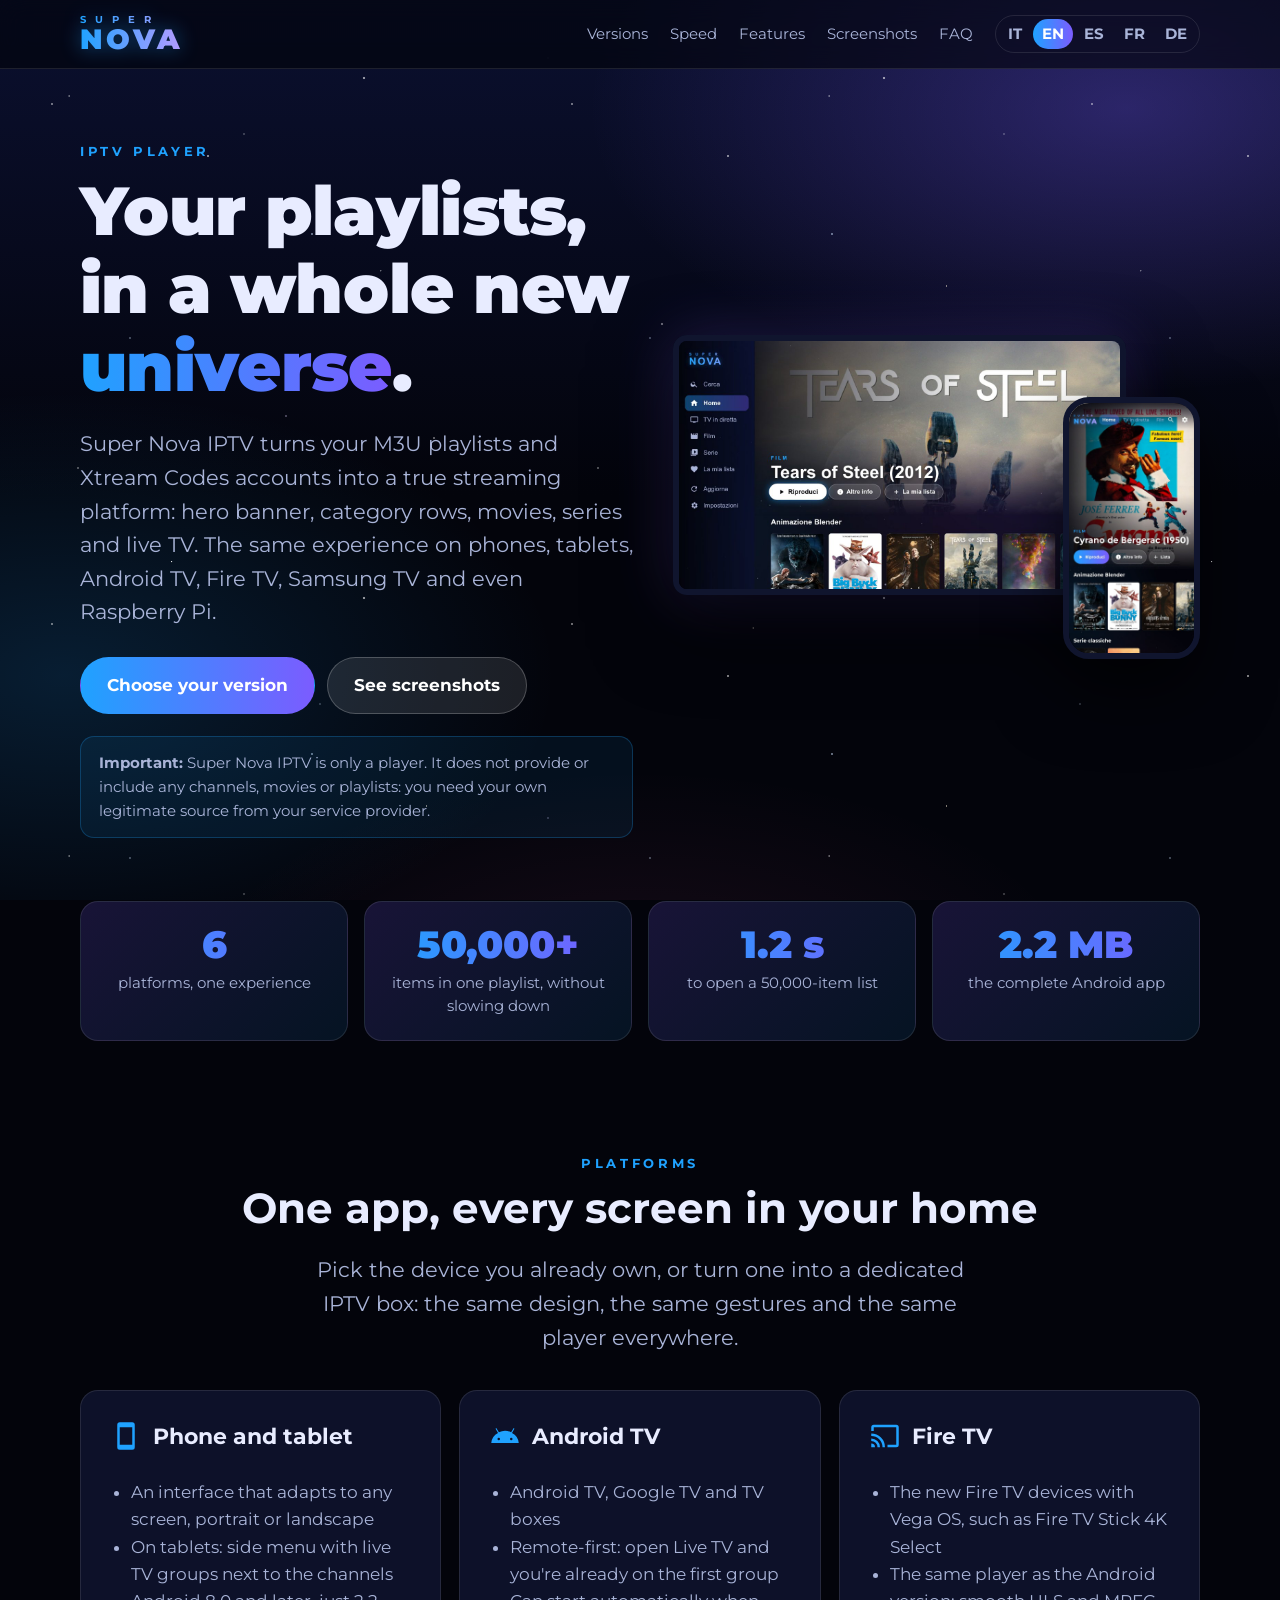
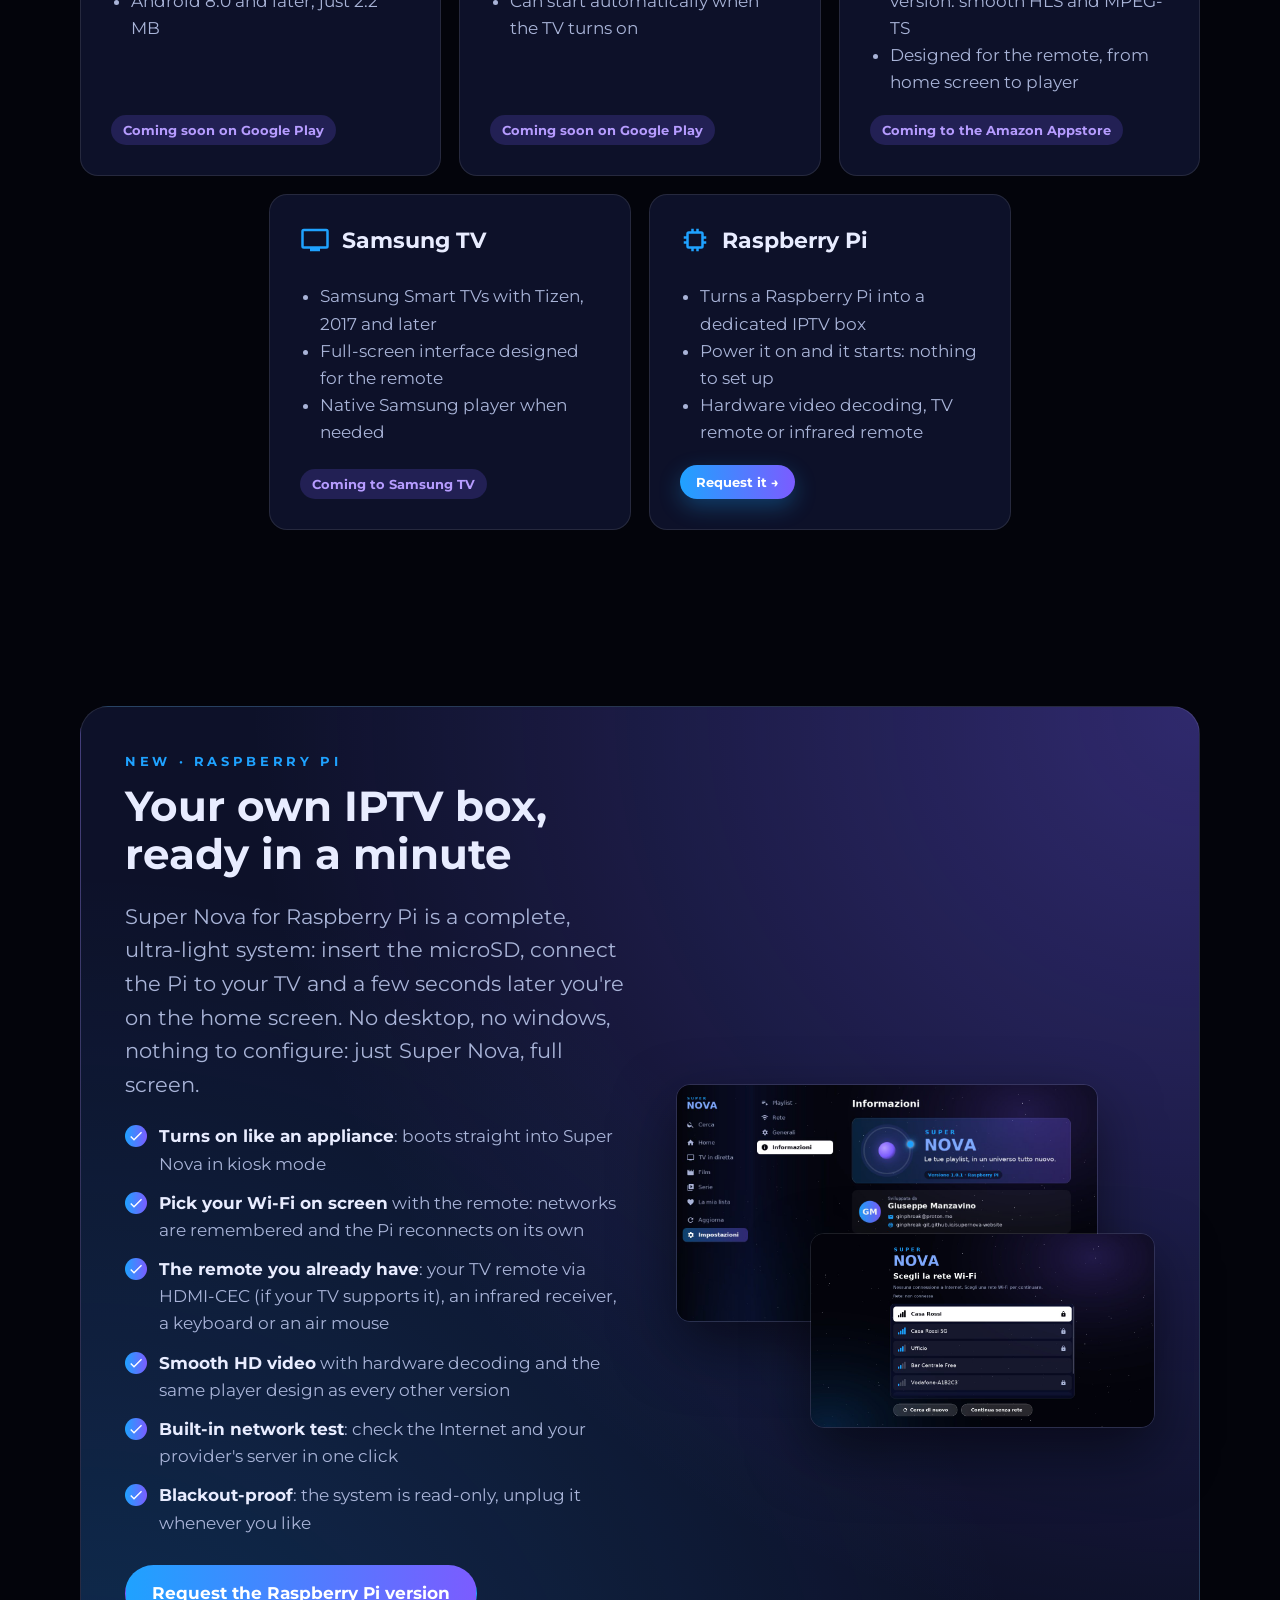
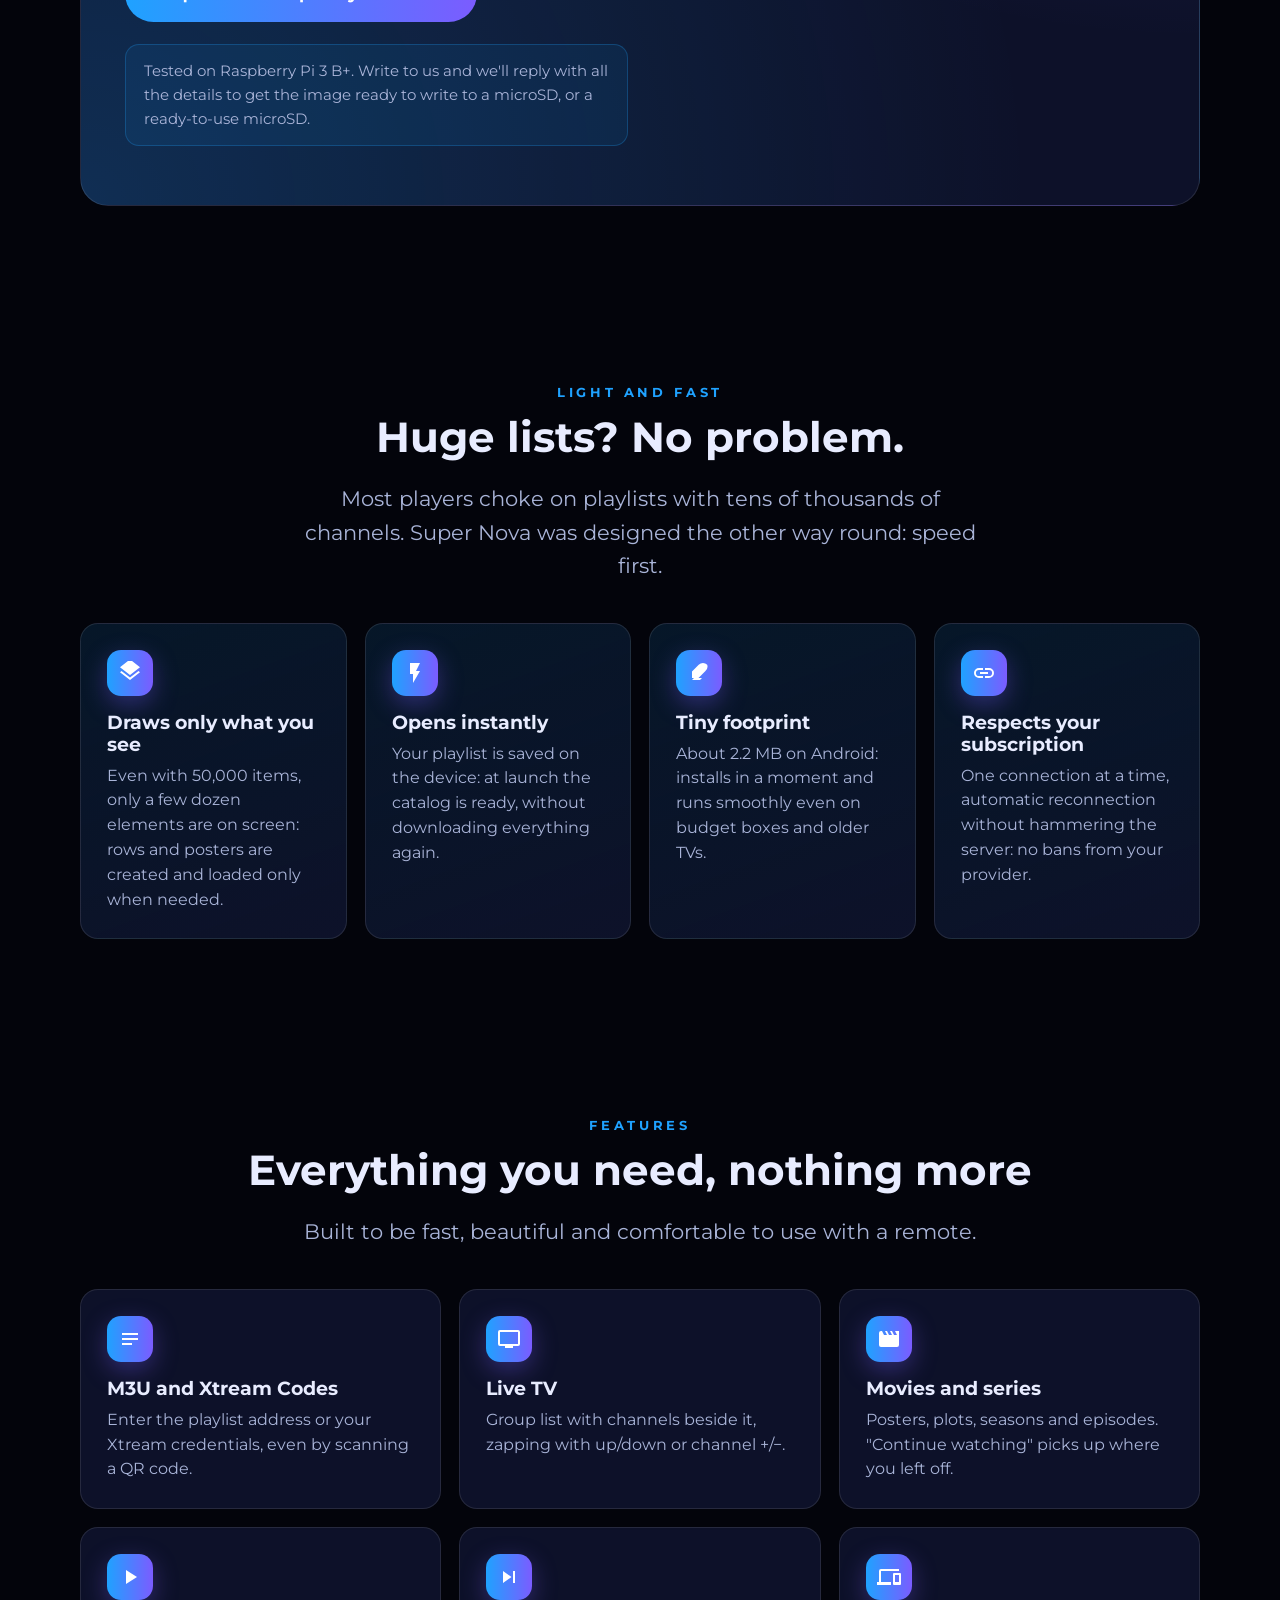
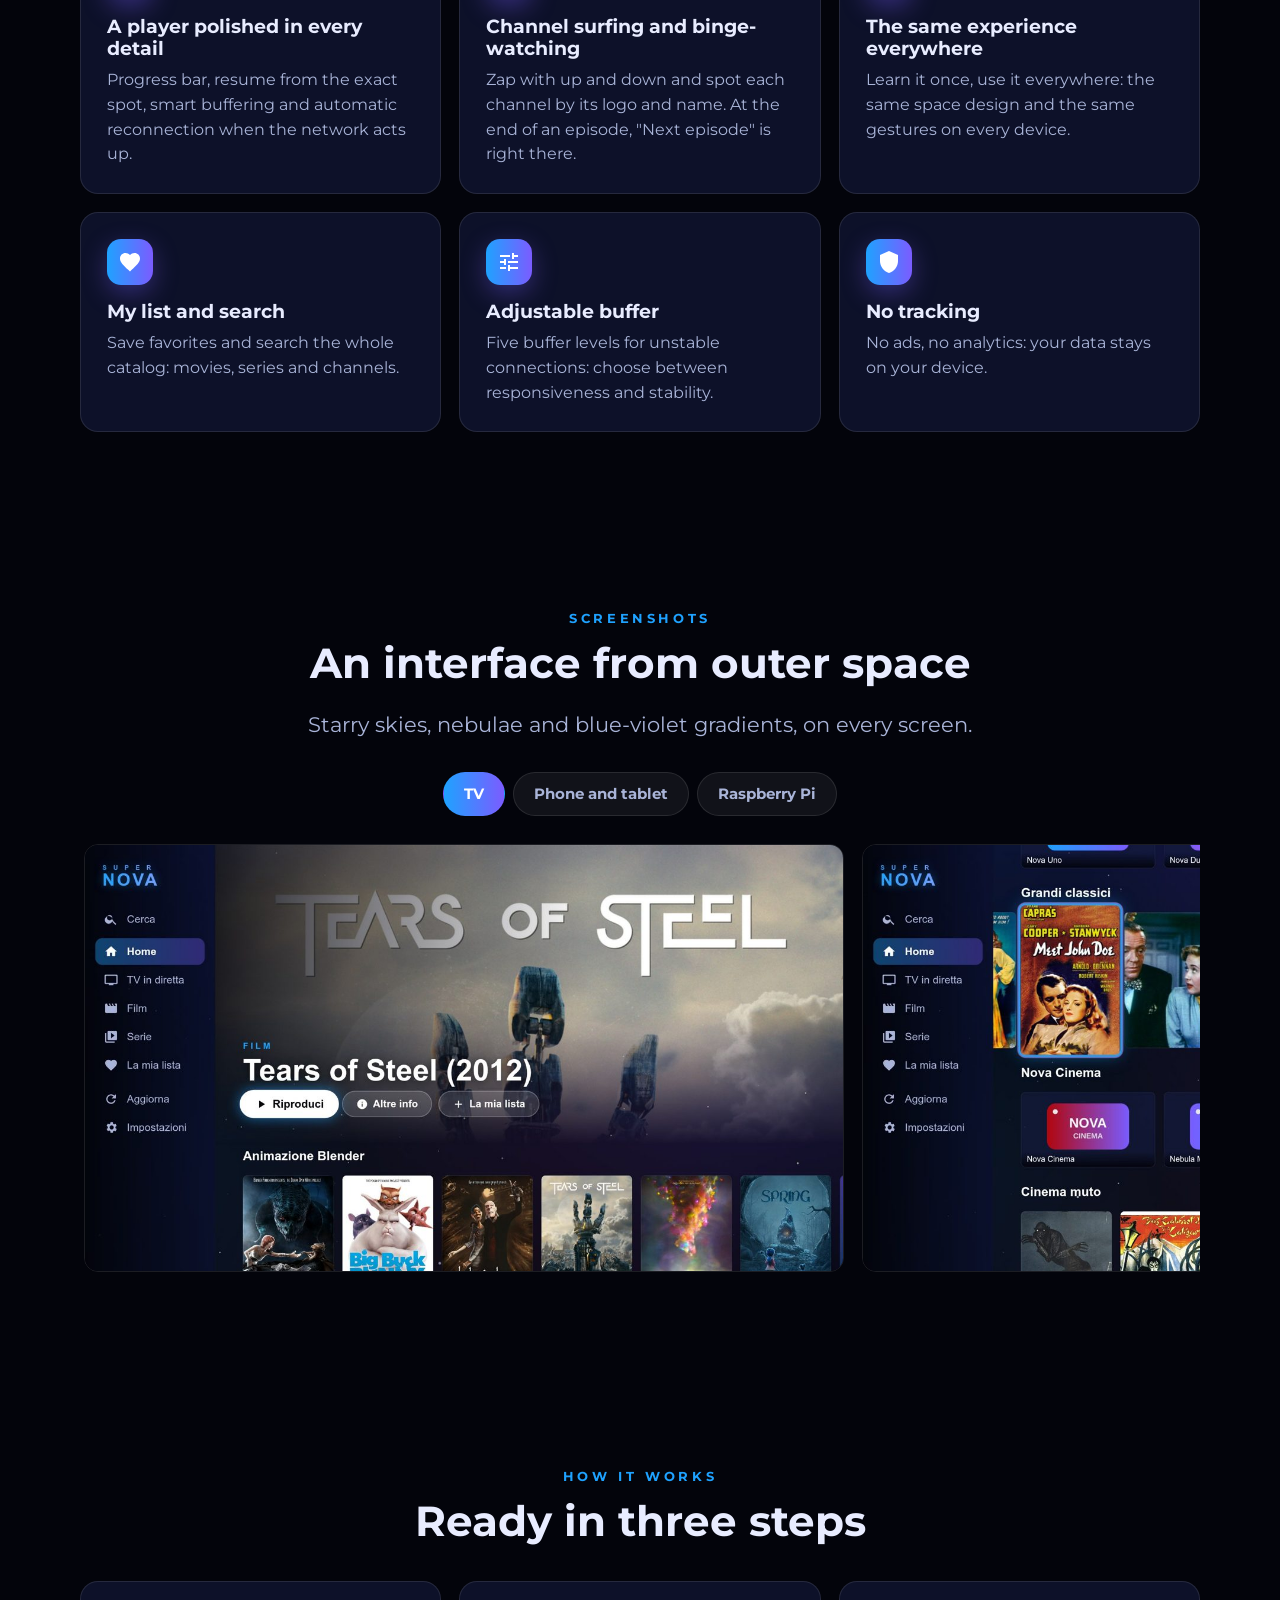
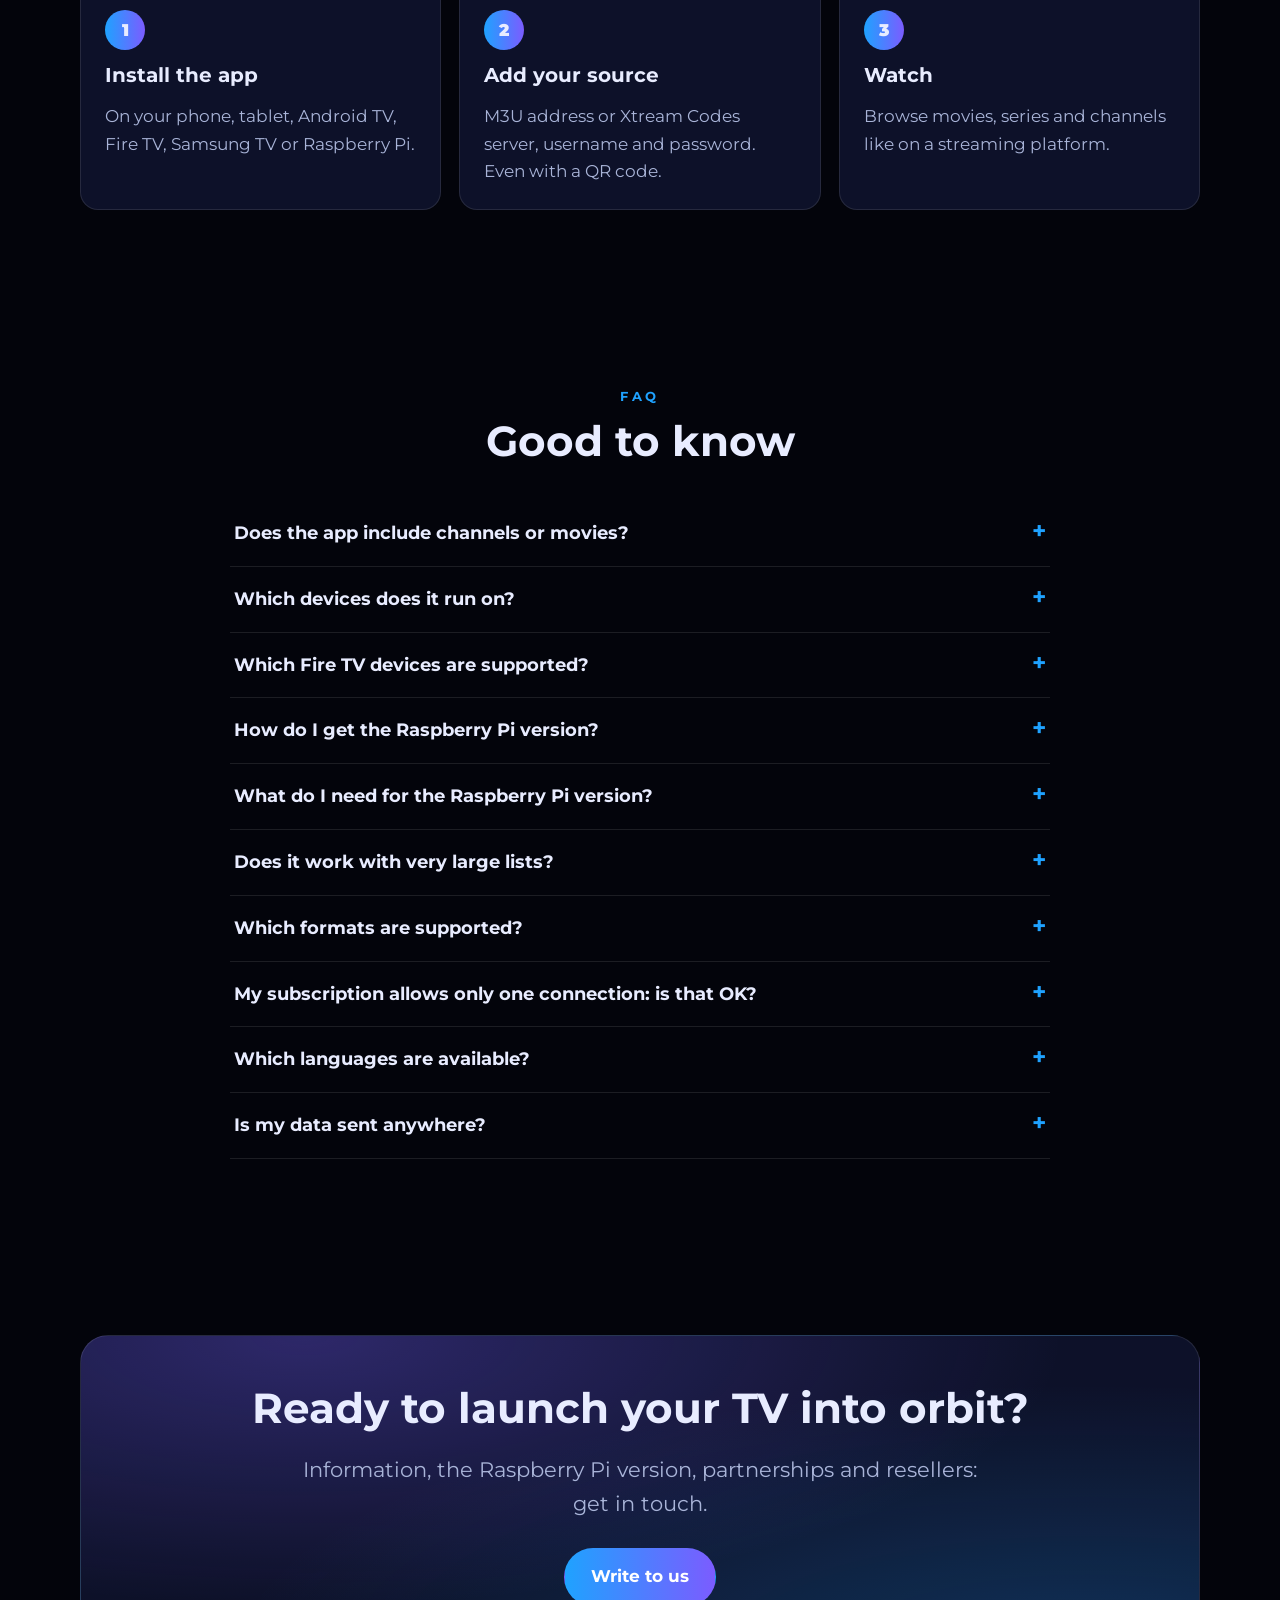
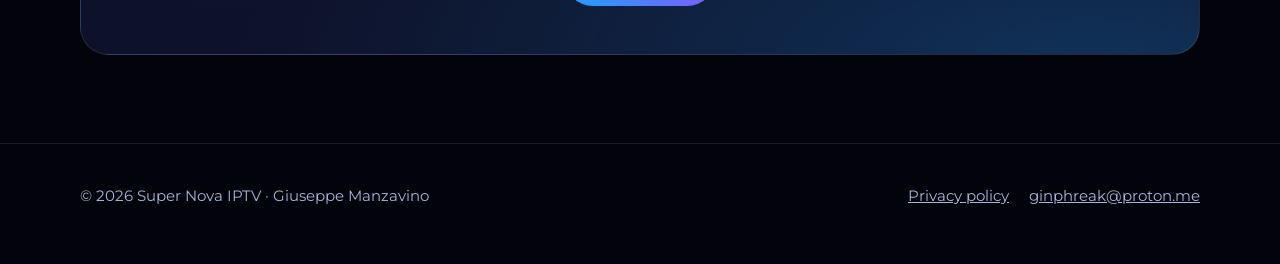
<file: en.html>
<!DOCTYPE html>
<html lang="en">
<head>
<meta charset="utf-8">
<meta name="viewport" content="width=device-width, initial-scale=1">
<title>Super Nova IPTV – The fast, beautiful IPTV player for Android, Fire TV, Samsung TV and Raspberry Pi</title>
<meta name="description" content="Super Nova IPTV turns your M3U playlists and Xtream Codes accounts into a true streaming platform. Lightning fast even with 50,000 items. On phones, tablets, Android TV, Fire TV, Samsung TV and Raspberry Pi.">
<meta property="og:title" content="Super Nova IPTV">
<meta property="og:description" content="Super Nova IPTV turns your M3U playlists and Xtream Codes accounts into a true streaming platform. Lightning fast even with 50,000 items. On phones, tablets, Android TV, Fire TV, Samsung TV and Raspberry Pi.">
<meta property="og:image" content="assets/img/og-image.png">
<meta name="theme-color" content="#03040B">
<link rel="icon" href="assets/img/favicon-32.png" sizes="32x32">
<link rel="apple-touch-icon" href="assets/img/apple-touch-icon.png">
<link rel="alternate" hreflang="it" href="index.html">
<link rel="alternate" hreflang="en" href="en.html">
<link rel="alternate" hreflang="es" href="es.html">
<link rel="alternate" hreflang="fr" href="fr.html">
<link rel="alternate" hreflang="de" href="de.html">
<link rel="preconnect" href="https://fonts.googleapis.com">
<link rel="preconnect" href="https://fonts.gstatic.com" crossorigin>
<link href="https://fonts.googleapis.com/css2?family=Montserrat:wght@400;700;900&display=swap" rel="stylesheet">
<link rel="stylesheet" href="assets/style.css">

</head>
<body>
<div class="sky" aria-hidden="true"></div>

<header class="bar">
  <div class="wrap">
    <a class="logo" href="en.html" aria-label="Super Nova IPTV"><span class="s">SUPER</span><span class="n">NOVA</span></a>
    <nav>
      <a class="opt" href="#piattaforme">Versions</a>
      <a class="opt" href="#velocita">Speed</a>
      <a class="opt" href="#funzioni">Features</a>
      <a class="opt" href="#galleria">Screenshots</a>
      <a class="opt" href="#faq">FAQ</a>
      <div class="langs"><a href="index.html" hreflang="it" lang="it">IT</a><a href="en.html" hreflang="en" lang="en" aria-current="true">EN</a><a href="es.html" hreflang="es" lang="es">ES</a><a href="fr.html" hreflang="fr" lang="fr">FR</a><a href="de.html" hreflang="de" lang="de">DE</a></div>
    </nav>
  </div>
</header>

<main>
  <section class="hero">
    <div class="wrap">
      <div>
        <div class="eyebrow">IPTV player</div>
        <h1>Your playlists,<br>in a whole new<br><em>universe</em>.</h1>
        <p class="lead">Super Nova IPTV turns your M3U playlists and Xtream Codes accounts into a true streaming platform: hero banner, category rows, movies, series and live TV. The same experience on phones, tablets, Android TV, Fire TV, Samsung TV and even Raspberry Pi.</p>
        <div class="btns">
          <a class="btn primary" href="#piattaforme">Choose your version</a>
          <a class="btn" href="#galleria">See screenshots</a>
        </div>
        <p class="notice"><strong>Important:</strong> Super Nova IPTV is only a player. It does not provide or include any channels, movies or playlists: you need your own legitimate source from your service provider.</p>
      </div>
      <div class="devices">
        <img class="tv" src="assets/img/tv-1-home.jpg" width="1280" height="720" alt="Super Nova IPTV on TV: home with banner and movie rows">
        <img class="phone" src="assets/img/phone-1-home.jpg" width="540" height="1080" alt="Super Nova IPTV on a phone">
      </div>
    </div>
  </section>

  <section class="stats-band">
    <div class="wrap stats"><div class="stat"><strong>6</strong><span>platforms, one experience</span></div><div class="stat"><strong>50,000+</strong><span>items in one playlist, without slowing down</span></div><div class="stat"><strong>1.2 s</strong><span>to open a 50,000-item list</span></div><div class="stat"><strong>2.2 MB</strong><span>the complete Android app</span></div></div>
  </section>

  <section id="piattaforme">
    <div class="wrap center">
      <div class="eyebrow">Platforms</div>
      <h2>One app, every screen in your home</h2>
      <p class="lead">Pick the device you already own, or turn one into a dedicated IPTV box: the same design, the same gestures and the same player everywhere.</p>
      <div class="platforms five" style="text-align:left"><div class="platform"><h3><svg viewBox="0 0 24 24" aria-hidden="true"><path d="M17 1H7a2 2 0 0 0-2 2v18a2 2 0 0 0 2 2h10a2 2 0 0 0 2-2V3a2 2 0 0 0-2-2zm0 18H7V5h10z"/></svg>Phone and tablet</h3><ul><li>An interface that adapts to any screen, portrait or landscape</li><li>On tablets: side menu with live TV groups next to the channels</li><li>Android 8.0 and later, just 2.2 MB</li></ul><span class="badge">Coming soon on Google Play</span></div><div class="platform"><h3><svg viewBox="0 0 24 24" aria-hidden="true"><path d="M17.6 9.5l1.8-3.2a.4.4 0 0 0-.7-.4L16.9 9a11 11 0 0 0-9.8 0L5.3 5.9a.4.4 0 0 0-.7.4l1.8 3.2A10 10 0 0 0 1 17.5h22a10 10 0 0 0-5.4-8zM7 15.3a1 1 0 1 1 1-1 1 1 0 0 1-1 1zm10 0a1 1 0 1 1 1-1 1 1 0 0 1-1 1z"/></svg>Android TV</h3><ul><li>Android TV, Google TV and TV boxes</li><li>Remote-first: open Live TV and you're already on the first group</li><li>Can start automatically when the TV turns on</li></ul><span class="badge">Coming soon on Google Play</span></div><div class="platform"><h3><svg viewBox="0 0 24 24" aria-hidden="true"><path d="M21 3H3a2 2 0 0 0-2 2v3h2V5h18v14h-7v2h7a2 2 0 0 0 2-2V5a2 2 0 0 0-2-2zM1 18v3h3a3 3 0 0 0-3-3zm0-4v2a5 5 0 0 1 5 5h2a7 7 0 0 0-7-7zm0-4v2a9 9 0 0 1 9 9h2A11 11 0 0 0 1 10z"/></svg>Fire TV</h3><ul><li>The new Fire TV devices with Vega OS, such as Fire TV Stick 4K Select</li><li>The same player as the Android version: smooth HLS and MPEG-TS</li><li>Designed for the remote, from home screen to player</li></ul><span class="badge">Coming to the Amazon Appstore</span></div><div class="platform"><h3><svg viewBox="0 0 24 24" aria-hidden="true"><path d="M21 3H3a2 2 0 0 0-2 2v12a2 2 0 0 0 2 2h5v2h8v-2h5a2 2 0 0 0 2-2V5a2 2 0 0 0-2-2zm0 14H3V5h18v12z"/></svg>Samsung TV</h3><ul><li>Samsung Smart TVs with Tizen, 2017 and later</li><li>Full-screen interface designed for the remote</li><li>Native Samsung player when needed</li></ul><span class="badge">Coming to Samsung TV</span></div><div class="platform"><h3><svg viewBox="0 0 24 24" aria-hidden="true"><path d="M9 3v2H7a2 2 0 0 0-2 2v2H3v2h2v2H3v2h2v2a2 2 0 0 0 2 2h2v2h2v-2h2v2h2v-2h2a2 2 0 0 0 2-2v-2h2v-2h-2v-2h2V9h-2V7a2 2 0 0 0-2-2h-2V3h-2v2h-2V3zM7 7h10v10H7z"/></svg>Raspberry Pi</h3><ul><li>Turns a Raspberry Pi into a dedicated IPTV box</li><li>Power it on and it starts: nothing to set up</li><li>Hardware video decoding, TV remote or infrared remote</li></ul><a class="badge link" href="mailto:ginphreak@proton.me?subject=Super%20Nova%20IPTV%20for%20Raspberry%20Pi%20request">Request it →</a></div></div>
    </div>
  </section>

  <section id="raspberry">
    <div class="wrap spotlight">
      <div>
        <div class="eyebrow">New · Raspberry Pi</div>
        <h2>Your own IPTV box, ready in a minute</h2>
        <p class="lead">Super Nova for Raspberry Pi is a complete, ultra-light system: insert the microSD, connect the Pi to your TV and a few seconds later you're on the home screen. No desktop, no windows, nothing to configure: just Super Nova, full screen.</p>
        <ul class="checks"><li><svg viewBox="0 0 24 24" aria-hidden="true"><path d="M9 16.2 4.8 12l-1.4 1.4L9 19 21 7l-1.4-1.4z"/></svg><span><strong>Turns on like an appliance</strong>: boots straight into Super Nova in kiosk mode</span></li><li><svg viewBox="0 0 24 24" aria-hidden="true"><path d="M9 16.2 4.8 12l-1.4 1.4L9 19 21 7l-1.4-1.4z"/></svg><span><strong>Pick your Wi-Fi on screen</strong> with the remote: networks are remembered and the Pi reconnects on its own</span></li><li><svg viewBox="0 0 24 24" aria-hidden="true"><path d="M9 16.2 4.8 12l-1.4 1.4L9 19 21 7l-1.4-1.4z"/></svg><span><strong>The remote you already have</strong>: your TV remote via HDMI-CEC (if your TV supports it), an infrared receiver, a keyboard or an air mouse</span></li><li><svg viewBox="0 0 24 24" aria-hidden="true"><path d="M9 16.2 4.8 12l-1.4 1.4L9 19 21 7l-1.4-1.4z"/></svg><span><strong>Smooth HD video</strong> with hardware decoding and the same player design as every other version</span></li><li><svg viewBox="0 0 24 24" aria-hidden="true"><path d="M9 16.2 4.8 12l-1.4 1.4L9 19 21 7l-1.4-1.4z"/></svg><span><strong>Built-in network test</strong>: check the Internet and your provider's server in one click</span></li><li><svg viewBox="0 0 24 24" aria-hidden="true"><path d="M9 16.2 4.8 12l-1.4 1.4L9 19 21 7l-1.4-1.4z"/></svg><span><strong>Blackout-proof</strong>: the system is read-only, unplug it whenever you like</span></li></ul>
        <div class="btns"><a class="btn primary" href="mailto:ginphreak@proton.me?subject=Super%20Nova%20IPTV%20for%20Raspberry%20Pi%20request">Request the Raspberry Pi version</a></div>
        <p class="notice">Tested on Raspberry Pi 3 B+. Write to us and we'll reply with all the details to get the image ready to write to a microSD, or a ready-to-use microSD.</p>
      </div>
      <div class="shots">
        <img class="back" src="assets/img/rpi-5-informazioni.jpg" loading="lazy" width="1280" height="720" alt="">
        <img class="front" src="assets/img/rpi-4-wifi.jpg" loading="lazy" width="1280" height="720" alt="">
      </div>
    </div>
  </section>

  <section id="velocita">
    <div class="wrap center">
      <div class="eyebrow">Light and fast</div>
      <h2>Huge lists? No problem.</h2>
      <p class="lead">Most players choke on playlists with tens of thousands of channels. Super Nova was designed the other way round: speed first.</p>
      <div class="grid speed" style="text-align:left"><div class="card"><div class="ico"><svg viewBox="0 0 24 24" aria-hidden="true"><path d="M12 16.5 3.5 10 2 11.2 12 19l10-7.8-1.5-1.2zM12 14l10-7.8L12-1.6 2 6.2z"/></svg></div><h3>Draws only what you see</h3><p>Even with 50,000 items, only a few dozen elements are on screen: rows and posters are created and loaded only when needed.</p></div><div class="card"><div class="ico"><svg viewBox="0 0 24 24" aria-hidden="true"><path d="M7 2v11h3v9l7-12h-4l4-8z"/></svg></div><h3>Opens instantly</h3><p>Your playlist is saved on the device: at launch the catalog is ready, without downloading everything again.</p></div><div class="card"><div class="ico"><svg viewBox="0 0 24 24" aria-hidden="true"><path d="M20.2 3.8a6 6 0 0 0-8.5 0L5 10.5V17h6.5l6.7-6.7a6 6 0 0 0 2-6.5zM3 21l2-2h8l2-2H7z"/></svg></div><h3>Tiny footprint</h3><p>About 2.2 MB on Android: installs in a moment and runs smoothly even on budget boxes and older TVs.</p></div><div class="card"><div class="ico"><svg viewBox="0 0 24 24" aria-hidden="true"><path d="M3.9 12a3.1 3.1 0 0 1 3.1-3.1h4V7H7a5 5 0 0 0 0 10h4v-1.9H7A3.1 3.1 0 0 1 3.9 12zM8 13h8v-2H8zm9-6h-4v1.9h4a3.1 3.1 0 0 1 0 6.2h-4V17h4a5 5 0 0 0 0-10z"/></svg></div><h3>Respects your subscription</h3><p>One connection at a time, automatic reconnection without hammering the server: no bans from your provider.</p></div></div>
    </div>
  </section>

  <section id="funzioni">
    <div class="wrap center">
      <div class="eyebrow">Features</div>
      <h2>Everything you need, nothing more</h2>
      <p class="lead">Built to be fast, beautiful and comfortable to use with a remote.</p>
      <div class="grid" style="text-align:left"><div class="card"><div class="ico"><svg viewBox="0 0 24 24" aria-hidden="true"><path d="M4 6h16v2H4zm0 5h16v2H4zm0 5h10v2H4z"/></svg></div><h3>M3U and Xtream Codes</h3><p>Enter the playlist address or your Xtream credentials, even by scanning a QR code.</p></div><div class="card"><div class="ico"><svg viewBox="0 0 24 24" aria-hidden="true"><path d="M21 3H3a2 2 0 0 0-2 2v12a2 2 0 0 0 2 2h5v2h8v-2h5a2 2 0 0 0 2-2V5a2 2 0 0 0-2-2zm0 14H3V5h18v12z"/></svg></div><h3>Live TV</h3><p>Group list with channels beside it, zapping with up/down or channel +/−.</p></div><div class="card"><div class="ico"><svg viewBox="0 0 24 24" aria-hidden="true"><path d="M18 4l2 4h-3l-2-4h-2l2 4h-3l-2-4H8l2 4H7L5 4H4a2 2 0 0 0-2 2v12a2 2 0 0 0 2 2h16a2 2 0 0 0 2-2V4h-4z"/></svg></div><h3>Movies and series</h3><p>Posters, plots, seasons and episodes. "Continue watching" picks up where you left off.</p></div><div class="card"><div class="ico"><svg viewBox="0 0 24 24" aria-hidden="true"><path d="M8 5v14l11-7z"/></svg></div><h3>A player polished in every detail</h3><p>Progress bar, resume from the exact spot, smart buffering and automatic reconnection when the network acts up.</p></div><div class="card"><div class="ico"><svg viewBox="0 0 24 24" aria-hidden="true"><path d="M6 18l8.5-6L6 6zM16 6v12h2V6z"/></svg></div><h3>Channel surfing and binge-watching</h3><p>Zap with up and down and spot each channel by its logo and name. At the end of an episode, "Next episode" is right there.</p></div><div class="card"><div class="ico"><svg viewBox="0 0 24 24" aria-hidden="true"><path d="M4 6h18V4H4a2 2 0 0 0-2 2v11H0v3h14v-3H4zm19 2h-6a1 1 0 0 0-1 1v10a1 1 0 0 0 1 1h6a1 1 0 0 0 1-1V9a1 1 0 0 0-1-1zm-1 9h-4v-7h4z"/></svg></div><h3>The same experience everywhere</h3><p>Learn it once, use it everywhere: the same space design and the same gestures on every device.</p></div><div class="card"><div class="ico"><svg viewBox="0 0 24 24" aria-hidden="true"><path d="M12 21.4l-1.5-1.3C5.4 15.4 2 12.3 2 8.5 2 5.4 4.4 3 7.5 3c1.7 0 3.4.8 4.5 2.1C13.1 3.8 14.8 3 16.5 3 19.6 3 22 5.4 22 8.5c0 3.8-3.4 6.9-8.6 11.6L12 21.4z"/></svg></div><h3>My list and search</h3><p>Save favorites and search the whole catalog: movies, series and channels.</p></div><div class="card"><div class="ico"><svg viewBox="0 0 24 24" aria-hidden="true"><path d="M3 17v2h6v-2zm0-12v2h10V5zm10 16v-2h8v-2h-8v-2h-2v6zM7 9v2H3v2h4v2h2V9zm14 4v-2H11v2zm-6-4h2V7h4V5h-4V3h-2z"/></svg></div><h3>Adjustable buffer</h3><p>Five buffer levels for unstable connections: choose between responsiveness and stability.</p></div><div class="card"><div class="ico"><svg viewBox="0 0 24 24" aria-hidden="true"><path d="M12 1 3 5v6c0 5.5 3.8 10.7 9 12 5.2-1.3 9-6.5 9-12V5z"/></svg></div><h3>No tracking</h3><p>No ads, no analytics: your data stays on your device.</p></div></div>
    </div>
  </section>

  <section id="galleria">
    <div class="wrap center">
      <div class="eyebrow">Screenshots</div>
      <h2>An interface from outer space</h2>
      <p class="lead">Starry skies, nebulae and blue-violet gradients, on every screen.</p>
      <div class="tabs" role="tablist">
        <button role="tab" aria-selected="true" aria-controls="g-tv" id="t-tv">TV</button>
        <button role="tab" aria-selected="false" aria-controls="g-phone" id="t-phone">Phone and tablet</button>
        <button role="tab" aria-selected="false" aria-controls="g-rpi" id="t-rpi">Raspberry Pi</button>
      </div>
    </div>
    <div class="wrap">
      <div class="gallery tv" id="g-tv" role="tabpanel" aria-labelledby="t-tv"><img src="assets/img/tv-1-home.jpg" loading="lazy" width="1280" height="720" alt=""><img src="assets/img/tv-2-righe.jpg" loading="lazy" width="1280" height="720" alt=""><img src="assets/img/tv-3-tv-in-diretta.jpg" loading="lazy" width="1280" height="720" alt=""><img src="assets/img/tv-4-player.jpg" loading="lazy" width="1280" height="720" alt=""><img src="assets/img/tv-5-dettaglio-serie.jpg" loading="lazy" width="1280" height="720" alt=""><img src="assets/img/tv-6-film.jpg" loading="lazy" width="1280" height="720" alt=""></div>
      <div class="gallery phone" id="g-phone" role="tabpanel" aria-labelledby="t-phone" hidden><img class="p" src="assets/img/phone-1-home.jpg" loading="lazy" alt=""><img class="p" src="assets/img/phone-3-tv-in-diretta.jpg" loading="lazy" alt=""><img class="l" src="assets/img/phone-6-orizzontale-tv-in-diretta.jpg" loading="lazy" alt=""><img class="p" src="assets/img/phone-2-righe.jpg" loading="lazy" alt=""><img class="l" src="assets/img/phone-5-orizzontale-home.jpg" loading="lazy" alt=""><img class="p" src="assets/img/phone-4-serie.jpg" loading="lazy" alt=""><img class="l" src="assets/img/phone-8-player.jpg" loading="lazy" alt=""></div>
      <div class="gallery tv" id="g-rpi" role="tabpanel" aria-labelledby="t-rpi" hidden><img src="assets/img/rpi-1-home.jpg" loading="lazy" width="1280" height="720" alt=""><img src="assets/img/rpi-2-righe.jpg" loading="lazy" width="1280" height="720" alt=""><img src="assets/img/rpi-3-tv-in-diretta.jpg" loading="lazy" width="1280" height="720" alt=""><img src="assets/img/rpi-4-wifi.jpg" loading="lazy" width="1280" height="720" alt=""><img src="assets/img/rpi-5-informazioni.jpg" loading="lazy" width="1280" height="720" alt=""></div>
    </div>
  </section>

  <section id="come">
    <div class="wrap center">
      <div class="eyebrow">How it works</div>
      <h2>Ready in three steps</h2>
      <div class="steps" style="text-align:left">
        <div class="step"><h3>Install the app</h3><p>On your phone, tablet, Android TV, Fire TV, Samsung TV or Raspberry Pi.</p></div>
        <div class="step"><h3>Add your source</h3><p>M3U address or Xtream Codes server, username and password. Even with a QR code.</p></div>
        <div class="step"><h3>Watch</h3><p>Browse movies, series and channels like on a streaming platform.</p></div>
      </div>
    </div>
  </section>

  <section id="faq">
    <div class="wrap center">
      <div class="eyebrow">FAQ</div>
      <h2>Good to know</h2>
    </div>
    <div class="wrap faq"><details><summary>Does the app include channels or movies?</summary><p>No. Super Nova IPTV is a player: it does not provide, sell or suggest any content. It only plays the playlist or account you enter, provided by your own service.</p></details><details><summary>Which devices does it run on?</summary><p>Android phones and tablets (Android 8.0+), Android TV, Google TV and TV boxes, Fire TV with Vega OS, Samsung Smart TVs with Tizen (2017 and later) and Raspberry Pi.</p></details><details><summary>Which Fire TV devices are supported?</summary><p>Fire TV devices with the new Vega OS, such as Fire TV Stick 4K Select. The Fire TV version is coming to the Amazon Appstore.</p></details><details><summary>How do I get the Raspberry Pi version?</summary><p>Email us at ginphreak@proton.me and we'll reply with the options and details. You can get the image to write to a microSD or a ready-to-use microSD, even with your Wi-Fi network and your source already configured.</p></details><details><summary>What do I need for the Raspberry Pi version?</summary><p>A Raspberry Pi 3 B+ with its power supply, a microSD card and an HDMI cable. To control it, use your TV remote (if it supports HDMI-CEC), a small infrared receiver, a keyboard or an air mouse.</p></details><details><summary>Does it work with very large lists?</summary><p>Yes. It has been tested with 50,000-item playlists: the list opens in just over a second and browsing stays smooth, because the app only loads what is on screen.</p></details><details><summary>Which formats are supported?</summary><p>M3U/M3U8 playlists and Xtream Codes accounts. For video: HLS (m3u8), MPEG-TS, MP4 and any other format supported by your device.</p></details><details><summary>My subscription allows only one connection: is that OK?</summary><p>Yes. The app opens a single video stream at a time, closes it when you leave the player or switch apps, and never hammers the server if it refuses.</p></details><details><summary>Which languages are available?</summary><p>English, Italian, Spanish, French and German. The language is picked automatically from your device and can be changed in the settings.</p></details><details><summary>Is my data sent anywhere?</summary><p>No. Your source, favorites and watch progress stay on your device. No ads, no analytics.</p></details></div>
  </section>

  <section id="contatti">
    <div class="wrap center contact">
      <h2>Ready to launch your TV into orbit?</h2>
      <p class="lead">Information, the Raspberry Pi version, partnerships and resellers: get in touch.</p>
      <div class="btns" style="justify-content:center"><a class="btn primary" href="mailto:ginphreak@proton.me">Write to us</a></div>
    </div>
  </section>
</main>

<footer>
  <div class="wrap">
    <div>© 2026 Super Nova IPTV · Giuseppe Manzavino</div>
    <nav>
      <a href="privacy.html#en">Privacy policy</a>
      <a href="mailto:ginphreak@proton.me">ginphreak@proton.me</a>
    </nav>
  </div>
</footer>

<script>
  document.querySelectorAll('.tabs button').forEach(function (b) {
    b.addEventListener('click', function () {
      document.querySelectorAll('.tabs button').forEach(function (x) {
        var on = x === b;
        x.setAttribute('aria-selected', on);
        document.getElementById(x.getAttribute('aria-controls')).hidden = !on;
      });
    });
  });
  // Cambio lingua dal selettore: viene ricordato per le visite successive
  document.querySelectorAll('.langs a').forEach(function (a) {
    a.addEventListener('click', function () { try { localStorage.setItem('sn-lang', a.getAttribute('hreflang')); } catch (e) {} });
  });
</script>
</body>
</html>
</file>
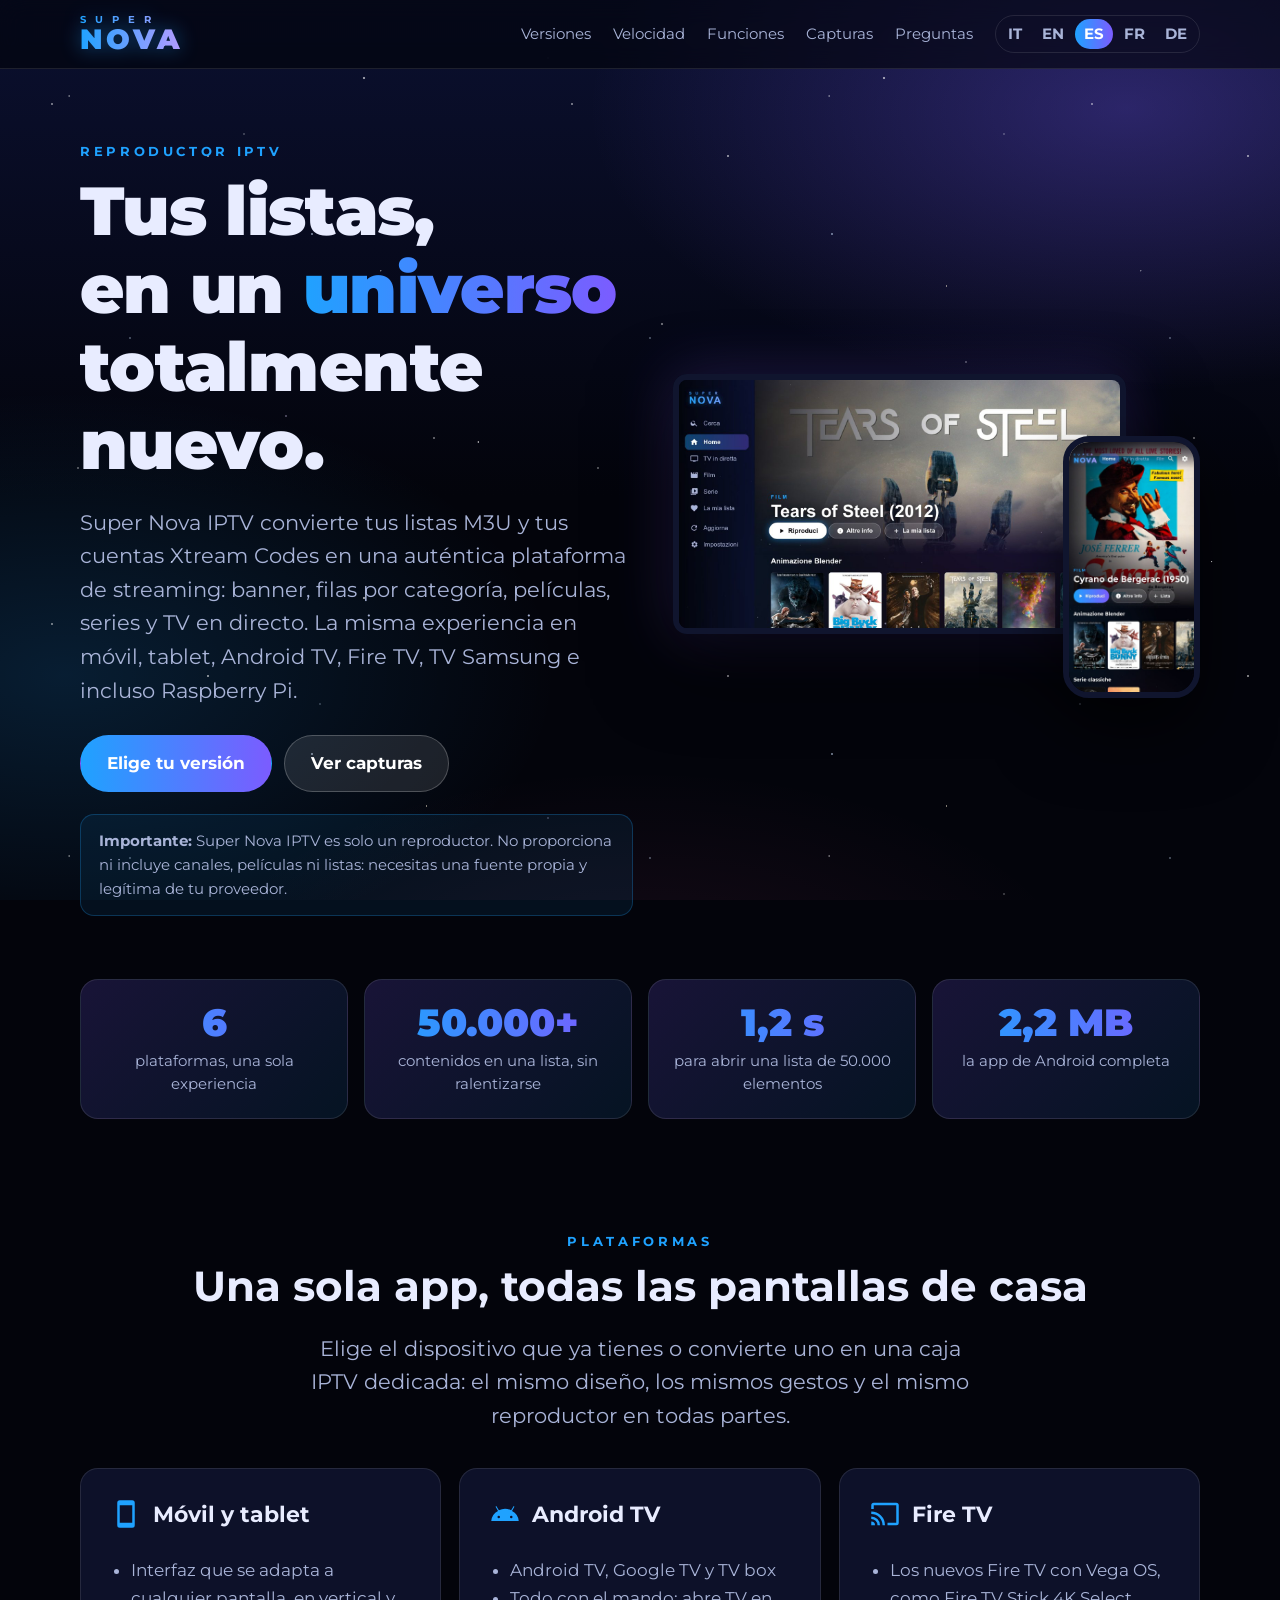
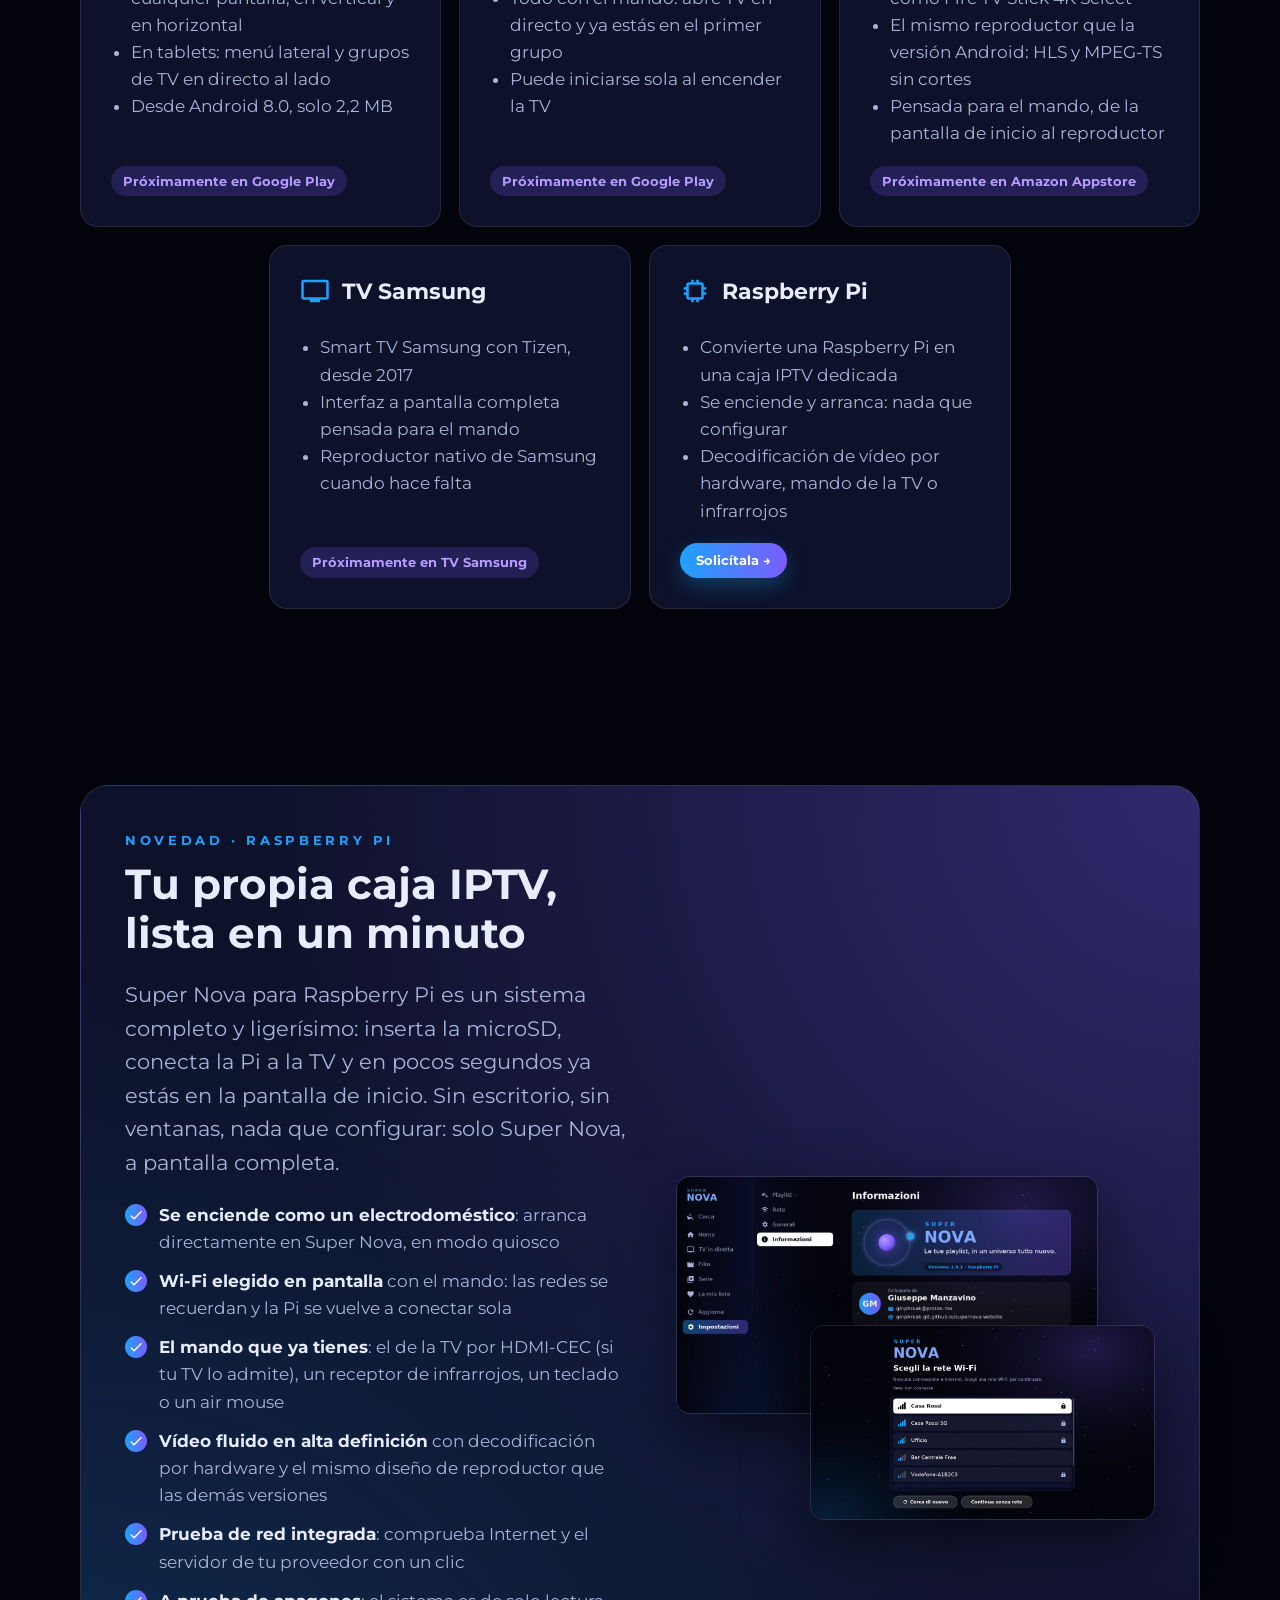
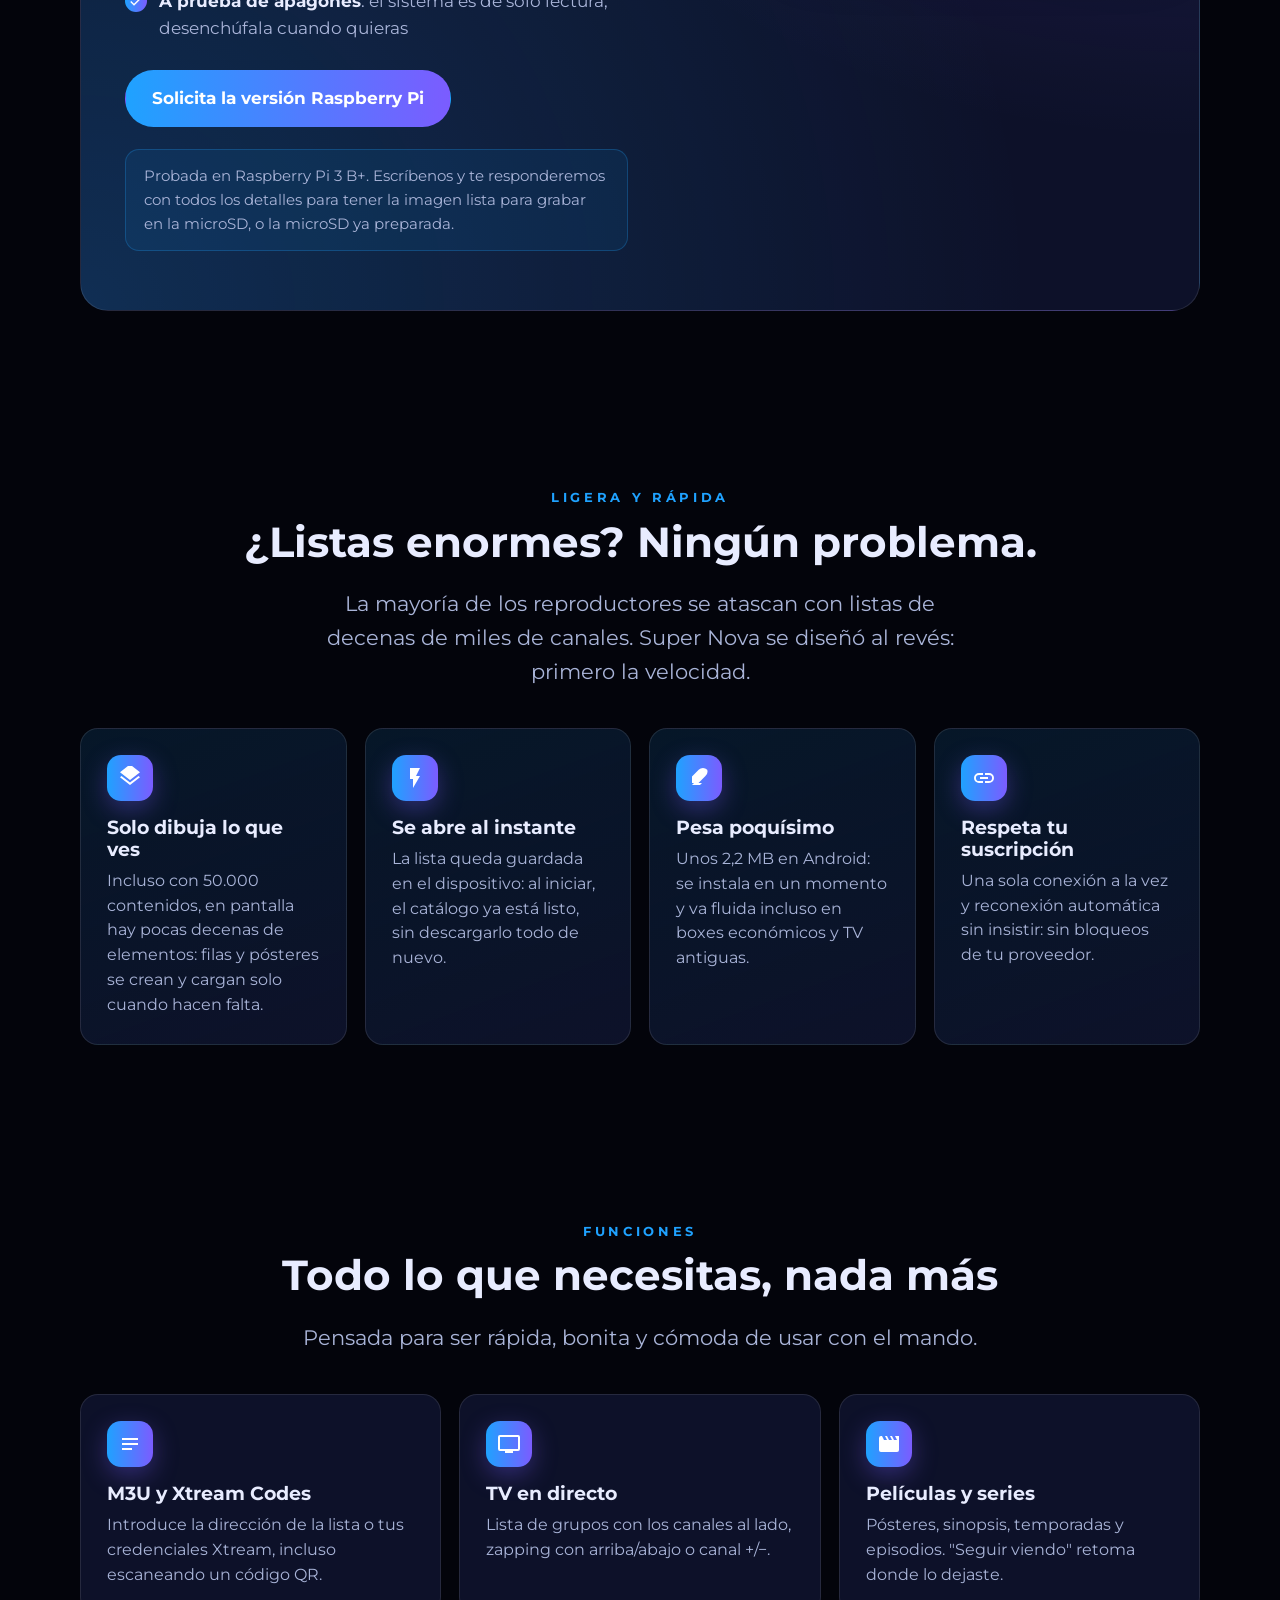
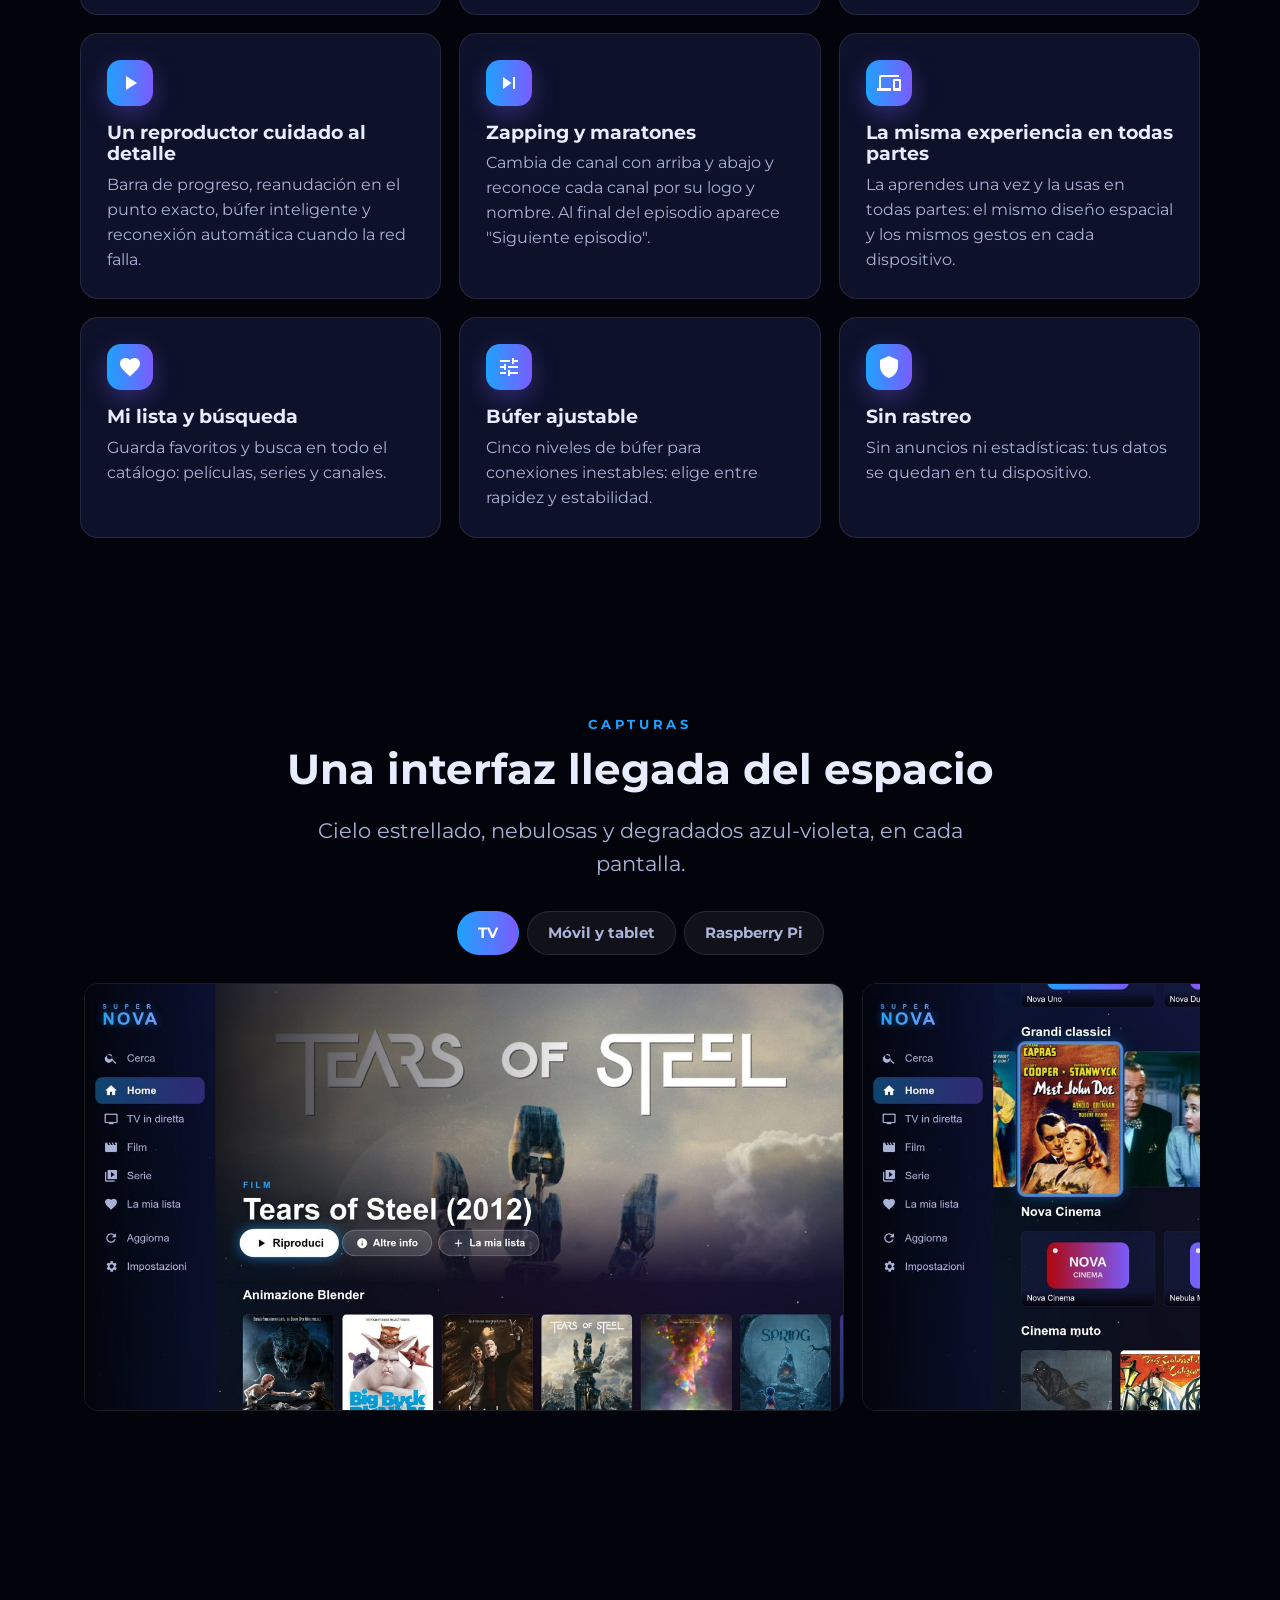
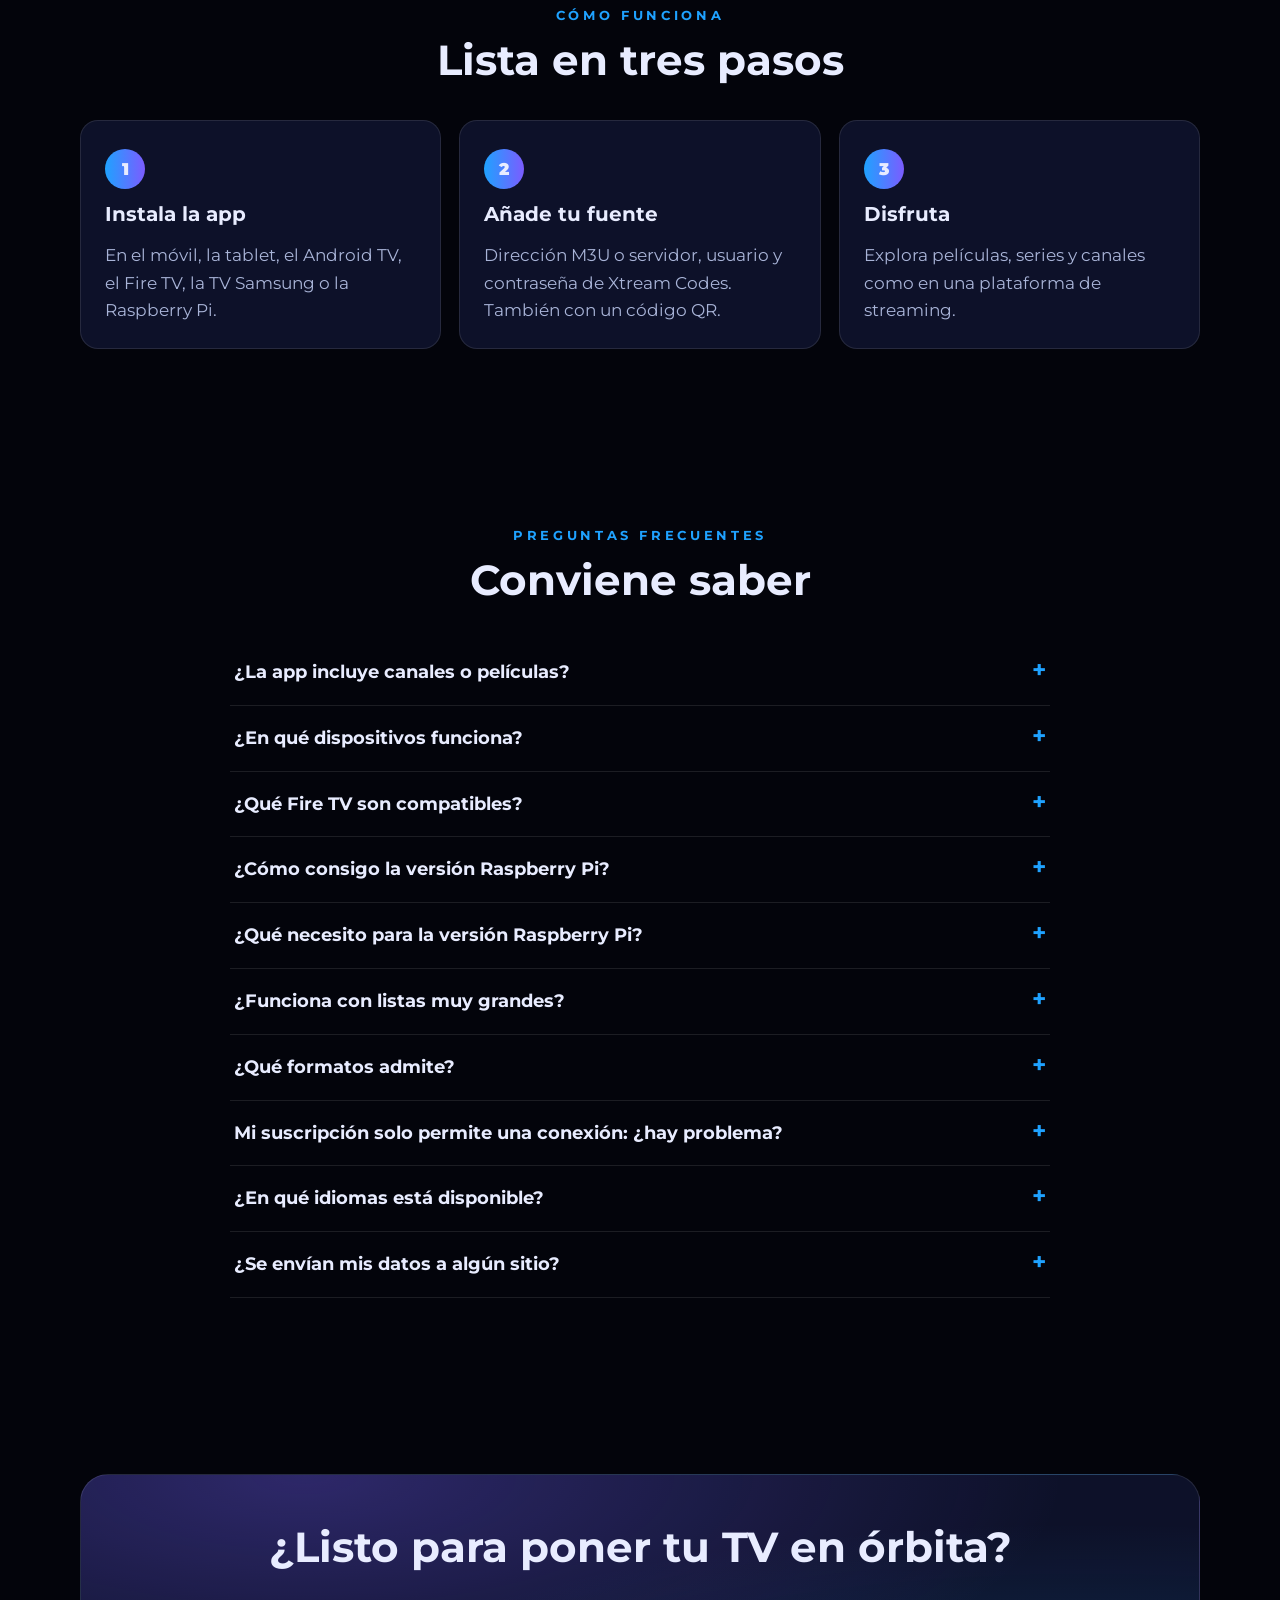
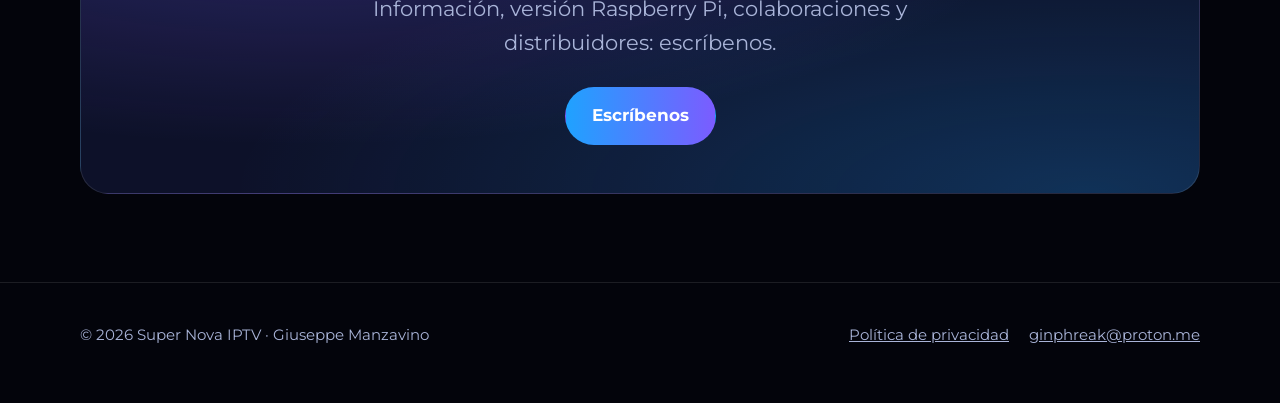
<file: es.html>
<!DOCTYPE html>
<html lang="es">
<head>
<meta charset="utf-8">
<meta name="viewport" content="width=device-width, initial-scale=1">
<title>Super Nova IPTV – El reproductor IPTV rápido y precioso para Android, Fire TV, TV Samsung y Raspberry Pi</title>
<meta name="description" content="Super Nova IPTV convierte tus listas M3U y tus cuentas Xtream Codes en una auténtica plataforma de streaming. Rapidísima incluso con 50.000 contenidos. En móvil, tablet, Android TV, Fire TV, TV Samsung y Raspberry Pi.">
<meta property="og:title" content="Super Nova IPTV">
<meta property="og:description" content="Super Nova IPTV convierte tus listas M3U y tus cuentas Xtream Codes en una auténtica plataforma de streaming. Rapidísima incluso con 50.000 contenidos. En móvil, tablet, Android TV, Fire TV, TV Samsung y Raspberry Pi.">
<meta property="og:image" content="assets/img/og-image.png">
<meta name="theme-color" content="#03040B">
<link rel="icon" href="assets/img/favicon-32.png" sizes="32x32">
<link rel="apple-touch-icon" href="assets/img/apple-touch-icon.png">
<link rel="alternate" hreflang="it" href="index.html">
<link rel="alternate" hreflang="en" href="en.html">
<link rel="alternate" hreflang="es" href="es.html">
<link rel="alternate" hreflang="fr" href="fr.html">
<link rel="alternate" hreflang="de" href="de.html">
<link rel="preconnect" href="https://fonts.googleapis.com">
<link rel="preconnect" href="https://fonts.gstatic.com" crossorigin>
<link href="https://fonts.googleapis.com/css2?family=Montserrat:wght@400;700;900&display=swap" rel="stylesheet">
<link rel="stylesheet" href="assets/style.css">

</head>
<body>
<div class="sky" aria-hidden="true"></div>

<header class="bar">
  <div class="wrap">
    <a class="logo" href="es.html" aria-label="Super Nova IPTV"><span class="s">SUPER</span><span class="n">NOVA</span></a>
    <nav>
      <a class="opt" href="#piattaforme">Versiones</a>
      <a class="opt" href="#velocita">Velocidad</a>
      <a class="opt" href="#funzioni">Funciones</a>
      <a class="opt" href="#galleria">Capturas</a>
      <a class="opt" href="#faq">Preguntas</a>
      <div class="langs"><a href="index.html" hreflang="it" lang="it">IT</a><a href="en.html" hreflang="en" lang="en">EN</a><a href="es.html" hreflang="es" lang="es" aria-current="true">ES</a><a href="fr.html" hreflang="fr" lang="fr">FR</a><a href="de.html" hreflang="de" lang="de">DE</a></div>
    </nav>
  </div>
</header>

<main>
  <section class="hero">
    <div class="wrap">
      <div>
        <div class="eyebrow">Reproductor IPTV</div>
        <h1>Tus listas,<br>en un <em>universo</em><br>totalmente nuevo.</h1>
        <p class="lead">Super Nova IPTV convierte tus listas M3U y tus cuentas Xtream Codes en una auténtica plataforma de streaming: banner, filas por categoría, películas, series y TV en directo. La misma experiencia en móvil, tablet, Android TV, Fire TV, TV Samsung e incluso Raspberry Pi.</p>
        <div class="btns">
          <a class="btn primary" href="#piattaforme">Elige tu versión</a>
          <a class="btn" href="#galleria">Ver capturas</a>
        </div>
        <p class="notice"><strong>Importante:</strong> Super Nova IPTV es solo un reproductor. No proporciona ni incluye canales, películas ni listas: necesitas una fuente propia y legítima de tu proveedor.</p>
      </div>
      <div class="devices">
        <img class="tv" src="assets/img/tv-1-home.jpg" width="1280" height="720" alt="Super Nova IPTV en la TV: inicio con banner y filas de películas">
        <img class="phone" src="assets/img/phone-1-home.jpg" width="540" height="1080" alt="Super Nova IPTV en el móvil">
      </div>
    </div>
  </section>

  <section class="stats-band">
    <div class="wrap stats"><div class="stat"><strong>6</strong><span>plataformas, una sola experiencia</span></div><div class="stat"><strong>50.000+</strong><span>contenidos en una lista, sin ralentizarse</span></div><div class="stat"><strong>1,2 s</strong><span>para abrir una lista de 50.000 elementos</span></div><div class="stat"><strong>2,2 MB</strong><span>la app de Android completa</span></div></div>
  </section>

  <section id="piattaforme">
    <div class="wrap center">
      <div class="eyebrow">Plataformas</div>
      <h2>Una sola app, todas las pantallas de casa</h2>
      <p class="lead">Elige el dispositivo que ya tienes o convierte uno en una caja IPTV dedicada: el mismo diseño, los mismos gestos y el mismo reproductor en todas partes.</p>
      <div class="platforms five" style="text-align:left"><div class="platform"><h3><svg viewBox="0 0 24 24" aria-hidden="true"><path d="M17 1H7a2 2 0 0 0-2 2v18a2 2 0 0 0 2 2h10a2 2 0 0 0 2-2V3a2 2 0 0 0-2-2zm0 18H7V5h10z"/></svg>Móvil y tablet</h3><ul><li>Interfaz que se adapta a cualquier pantalla, en vertical y en horizontal</li><li>En tablets: menú lateral y grupos de TV en directo al lado</li><li>Desde Android 8.0, solo 2,2 MB</li></ul><span class="badge">Próximamente en Google Play</span></div><div class="platform"><h3><svg viewBox="0 0 24 24" aria-hidden="true"><path d="M17.6 9.5l1.8-3.2a.4.4 0 0 0-.7-.4L16.9 9a11 11 0 0 0-9.8 0L5.3 5.9a.4.4 0 0 0-.7.4l1.8 3.2A10 10 0 0 0 1 17.5h22a10 10 0 0 0-5.4-8zM7 15.3a1 1 0 1 1 1-1 1 1 0 0 1-1 1zm10 0a1 1 0 1 1 1-1 1 1 0 0 1-1 1z"/></svg>Android TV</h3><ul><li>Android TV, Google TV y TV box</li><li>Todo con el mando: abre TV en directo y ya estás en el primer grupo</li><li>Puede iniciarse sola al encender la TV</li></ul><span class="badge">Próximamente en Google Play</span></div><div class="platform"><h3><svg viewBox="0 0 24 24" aria-hidden="true"><path d="M21 3H3a2 2 0 0 0-2 2v3h2V5h18v14h-7v2h7a2 2 0 0 0 2-2V5a2 2 0 0 0-2-2zM1 18v3h3a3 3 0 0 0-3-3zm0-4v2a5 5 0 0 1 5 5h2a7 7 0 0 0-7-7zm0-4v2a9 9 0 0 1 9 9h2A11 11 0 0 0 1 10z"/></svg>Fire TV</h3><ul><li>Los nuevos Fire TV con Vega OS, como Fire TV Stick 4K Select</li><li>El mismo reproductor que la versión Android: HLS y MPEG-TS sin cortes</li><li>Pensada para el mando, de la pantalla de inicio al reproductor</li></ul><span class="badge">Próximamente en Amazon Appstore</span></div><div class="platform"><h3><svg viewBox="0 0 24 24" aria-hidden="true"><path d="M21 3H3a2 2 0 0 0-2 2v12a2 2 0 0 0 2 2h5v2h8v-2h5a2 2 0 0 0 2-2V5a2 2 0 0 0-2-2zm0 14H3V5h18v12z"/></svg>TV Samsung</h3><ul><li>Smart TV Samsung con Tizen, desde 2017</li><li>Interfaz a pantalla completa pensada para el mando</li><li>Reproductor nativo de Samsung cuando hace falta</li></ul><span class="badge">Próximamente en TV Samsung</span></div><div class="platform"><h3><svg viewBox="0 0 24 24" aria-hidden="true"><path d="M9 3v2H7a2 2 0 0 0-2 2v2H3v2h2v2H3v2h2v2a2 2 0 0 0 2 2h2v2h2v-2h2v2h2v-2h2a2 2 0 0 0 2-2v-2h2v-2h-2v-2h2V9h-2V7a2 2 0 0 0-2-2h-2V3h-2v2h-2V3zM7 7h10v10H7z"/></svg>Raspberry Pi</h3><ul><li>Convierte una Raspberry Pi en una caja IPTV dedicada</li><li>Se enciende y arranca: nada que configurar</li><li>Decodificación de vídeo por hardware, mando de la TV o infrarrojos</li></ul><a class="badge link" href="mailto:ginphreak@proton.me?subject=Solicitud%20de%20Super%20Nova%20IPTV%20para%20Raspberry%20Pi">Solicítala →</a></div></div>
    </div>
  </section>

  <section id="raspberry">
    <div class="wrap spotlight">
      <div>
        <div class="eyebrow">Novedad · Raspberry Pi</div>
        <h2>Tu propia caja IPTV, lista en un minuto</h2>
        <p class="lead">Super Nova para Raspberry Pi es un sistema completo y ligerísimo: inserta la microSD, conecta la Pi a la TV y en pocos segundos ya estás en la pantalla de inicio. Sin escritorio, sin ventanas, nada que configurar: solo Super Nova, a pantalla completa.</p>
        <ul class="checks"><li><svg viewBox="0 0 24 24" aria-hidden="true"><path d="M9 16.2 4.8 12l-1.4 1.4L9 19 21 7l-1.4-1.4z"/></svg><span><strong>Se enciende como un electrodoméstico</strong>: arranca directamente en Super Nova, en modo quiosco</span></li><li><svg viewBox="0 0 24 24" aria-hidden="true"><path d="M9 16.2 4.8 12l-1.4 1.4L9 19 21 7l-1.4-1.4z"/></svg><span><strong>Wi-Fi elegido en pantalla</strong> con el mando: las redes se recuerdan y la Pi se vuelve a conectar sola</span></li><li><svg viewBox="0 0 24 24" aria-hidden="true"><path d="M9 16.2 4.8 12l-1.4 1.4L9 19 21 7l-1.4-1.4z"/></svg><span><strong>El mando que ya tienes</strong>: el de la TV por HDMI-CEC (si tu TV lo admite), un receptor de infrarrojos, un teclado o un air mouse</span></li><li><svg viewBox="0 0 24 24" aria-hidden="true"><path d="M9 16.2 4.8 12l-1.4 1.4L9 19 21 7l-1.4-1.4z"/></svg><span><strong>Vídeo fluido en alta definición</strong> con decodificación por hardware y el mismo diseño de reproductor que las demás versiones</span></li><li><svg viewBox="0 0 24 24" aria-hidden="true"><path d="M9 16.2 4.8 12l-1.4 1.4L9 19 21 7l-1.4-1.4z"/></svg><span><strong>Prueba de red integrada</strong>: comprueba Internet y el servidor de tu proveedor con un clic</span></li><li><svg viewBox="0 0 24 24" aria-hidden="true"><path d="M9 16.2 4.8 12l-1.4 1.4L9 19 21 7l-1.4-1.4z"/></svg><span><strong>A prueba de apagones</strong>: el sistema es de solo lectura, desenchúfala cuando quieras</span></li></ul>
        <div class="btns"><a class="btn primary" href="mailto:ginphreak@proton.me?subject=Solicitud%20de%20Super%20Nova%20IPTV%20para%20Raspberry%20Pi">Solicita la versión Raspberry Pi</a></div>
        <p class="notice">Probada en Raspberry Pi 3 B+. Escríbenos y te responderemos con todos los detalles para tener la imagen lista para grabar en la microSD, o la microSD ya preparada.</p>
      </div>
      <div class="shots">
        <img class="back" src="assets/img/rpi-5-informazioni.jpg" loading="lazy" width="1280" height="720" alt="">
        <img class="front" src="assets/img/rpi-4-wifi.jpg" loading="lazy" width="1280" height="720" alt="">
      </div>
    </div>
  </section>

  <section id="velocita">
    <div class="wrap center">
      <div class="eyebrow">Ligera y rápida</div>
      <h2>¿Listas enormes? Ningún problema.</h2>
      <p class="lead">La mayoría de los reproductores se atascan con listas de decenas de miles de canales. Super Nova se diseñó al revés: primero la velocidad.</p>
      <div class="grid speed" style="text-align:left"><div class="card"><div class="ico"><svg viewBox="0 0 24 24" aria-hidden="true"><path d="M12 16.5 3.5 10 2 11.2 12 19l10-7.8-1.5-1.2zM12 14l10-7.8L12-1.6 2 6.2z"/></svg></div><h3>Solo dibuja lo que ves</h3><p>Incluso con 50.000 contenidos, en pantalla hay pocas decenas de elementos: filas y pósteres se crean y cargan solo cuando hacen falta.</p></div><div class="card"><div class="ico"><svg viewBox="0 0 24 24" aria-hidden="true"><path d="M7 2v11h3v9l7-12h-4l4-8z"/></svg></div><h3>Se abre al instante</h3><p>La lista queda guardada en el dispositivo: al iniciar, el catálogo ya está listo, sin descargarlo todo de nuevo.</p></div><div class="card"><div class="ico"><svg viewBox="0 0 24 24" aria-hidden="true"><path d="M20.2 3.8a6 6 0 0 0-8.5 0L5 10.5V17h6.5l6.7-6.7a6 6 0 0 0 2-6.5zM3 21l2-2h8l2-2H7z"/></svg></div><h3>Pesa poquísimo</h3><p>Unos 2,2 MB en Android: se instala en un momento y va fluida incluso en boxes económicos y TV antiguas.</p></div><div class="card"><div class="ico"><svg viewBox="0 0 24 24" aria-hidden="true"><path d="M3.9 12a3.1 3.1 0 0 1 3.1-3.1h4V7H7a5 5 0 0 0 0 10h4v-1.9H7A3.1 3.1 0 0 1 3.9 12zM8 13h8v-2H8zm9-6h-4v1.9h4a3.1 3.1 0 0 1 0 6.2h-4V17h4a5 5 0 0 0 0-10z"/></svg></div><h3>Respeta tu suscripción</h3><p>Una sola conexión a la vez y reconexión automática sin insistir: sin bloqueos de tu proveedor.</p></div></div>
    </div>
  </section>

  <section id="funzioni">
    <div class="wrap center">
      <div class="eyebrow">Funciones</div>
      <h2>Todo lo que necesitas, nada más</h2>
      <p class="lead">Pensada para ser rápida, bonita y cómoda de usar con el mando.</p>
      <div class="grid" style="text-align:left"><div class="card"><div class="ico"><svg viewBox="0 0 24 24" aria-hidden="true"><path d="M4 6h16v2H4zm0 5h16v2H4zm0 5h10v2H4z"/></svg></div><h3>M3U y Xtream Codes</h3><p>Introduce la dirección de la lista o tus credenciales Xtream, incluso escaneando un código QR.</p></div><div class="card"><div class="ico"><svg viewBox="0 0 24 24" aria-hidden="true"><path d="M21 3H3a2 2 0 0 0-2 2v12a2 2 0 0 0 2 2h5v2h8v-2h5a2 2 0 0 0 2-2V5a2 2 0 0 0-2-2zm0 14H3V5h18v12z"/></svg></div><h3>TV en directo</h3><p>Lista de grupos con los canales al lado, zapping con arriba/abajo o canal +/−.</p></div><div class="card"><div class="ico"><svg viewBox="0 0 24 24" aria-hidden="true"><path d="M18 4l2 4h-3l-2-4h-2l2 4h-3l-2-4H8l2 4H7L5 4H4a2 2 0 0 0-2 2v12a2 2 0 0 0 2 2h16a2 2 0 0 0 2-2V4h-4z"/></svg></div><h3>Películas y series</h3><p>Pósteres, sinopsis, temporadas y episodios. "Seguir viendo" retoma donde lo dejaste.</p></div><div class="card"><div class="ico"><svg viewBox="0 0 24 24" aria-hidden="true"><path d="M8 5v14l11-7z"/></svg></div><h3>Un reproductor cuidado al detalle</h3><p>Barra de progreso, reanudación en el punto exacto, búfer inteligente y reconexión automática cuando la red falla.</p></div><div class="card"><div class="ico"><svg viewBox="0 0 24 24" aria-hidden="true"><path d="M6 18l8.5-6L6 6zM16 6v12h2V6z"/></svg></div><h3>Zapping y maratones</h3><p>Cambia de canal con arriba y abajo y reconoce cada canal por su logo y nombre. Al final del episodio aparece "Siguiente episodio".</p></div><div class="card"><div class="ico"><svg viewBox="0 0 24 24" aria-hidden="true"><path d="M4 6h18V4H4a2 2 0 0 0-2 2v11H0v3h14v-3H4zm19 2h-6a1 1 0 0 0-1 1v10a1 1 0 0 0 1 1h6a1 1 0 0 0 1-1V9a1 1 0 0 0-1-1zm-1 9h-4v-7h4z"/></svg></div><h3>La misma experiencia en todas partes</h3><p>La aprendes una vez y la usas en todas partes: el mismo diseño espacial y los mismos gestos en cada dispositivo.</p></div><div class="card"><div class="ico"><svg viewBox="0 0 24 24" aria-hidden="true"><path d="M12 21.4l-1.5-1.3C5.4 15.4 2 12.3 2 8.5 2 5.4 4.4 3 7.5 3c1.7 0 3.4.8 4.5 2.1C13.1 3.8 14.8 3 16.5 3 19.6 3 22 5.4 22 8.5c0 3.8-3.4 6.9-8.6 11.6L12 21.4z"/></svg></div><h3>Mi lista y búsqueda</h3><p>Guarda favoritos y busca en todo el catálogo: películas, series y canales.</p></div><div class="card"><div class="ico"><svg viewBox="0 0 24 24" aria-hidden="true"><path d="M3 17v2h6v-2zm0-12v2h10V5zm10 16v-2h8v-2h-8v-2h-2v6zM7 9v2H3v2h4v2h2V9zm14 4v-2H11v2zm-6-4h2V7h4V5h-4V3h-2z"/></svg></div><h3>Búfer ajustable</h3><p>Cinco niveles de búfer para conexiones inestables: elige entre rapidez y estabilidad.</p></div><div class="card"><div class="ico"><svg viewBox="0 0 24 24" aria-hidden="true"><path d="M12 1 3 5v6c0 5.5 3.8 10.7 9 12 5.2-1.3 9-6.5 9-12V5z"/></svg></div><h3>Sin rastreo</h3><p>Sin anuncios ni estadísticas: tus datos se quedan en tu dispositivo.</p></div></div>
    </div>
  </section>

  <section id="galleria">
    <div class="wrap center">
      <div class="eyebrow">Capturas</div>
      <h2>Una interfaz llegada del espacio</h2>
      <p class="lead">Cielo estrellado, nebulosas y degradados azul-violeta, en cada pantalla.</p>
      <div class="tabs" role="tablist">
        <button role="tab" aria-selected="true" aria-controls="g-tv" id="t-tv">TV</button>
        <button role="tab" aria-selected="false" aria-controls="g-phone" id="t-phone">Móvil y tablet</button>
        <button role="tab" aria-selected="false" aria-controls="g-rpi" id="t-rpi">Raspberry Pi</button>
      </div>
    </div>
    <div class="wrap">
      <div class="gallery tv" id="g-tv" role="tabpanel" aria-labelledby="t-tv"><img src="assets/img/tv-1-home.jpg" loading="lazy" width="1280" height="720" alt=""><img src="assets/img/tv-2-righe.jpg" loading="lazy" width="1280" height="720" alt=""><img src="assets/img/tv-3-tv-in-diretta.jpg" loading="lazy" width="1280" height="720" alt=""><img src="assets/img/tv-4-player.jpg" loading="lazy" width="1280" height="720" alt=""><img src="assets/img/tv-5-dettaglio-serie.jpg" loading="lazy" width="1280" height="720" alt=""><img src="assets/img/tv-6-film.jpg" loading="lazy" width="1280" height="720" alt=""></div>
      <div class="gallery phone" id="g-phone" role="tabpanel" aria-labelledby="t-phone" hidden><img class="p" src="assets/img/phone-1-home.jpg" loading="lazy" alt=""><img class="p" src="assets/img/phone-3-tv-in-diretta.jpg" loading="lazy" alt=""><img class="l" src="assets/img/phone-6-orizzontale-tv-in-diretta.jpg" loading="lazy" alt=""><img class="p" src="assets/img/phone-2-righe.jpg" loading="lazy" alt=""><img class="l" src="assets/img/phone-5-orizzontale-home.jpg" loading="lazy" alt=""><img class="p" src="assets/img/phone-4-serie.jpg" loading="lazy" alt=""><img class="l" src="assets/img/phone-8-player.jpg" loading="lazy" alt=""></div>
      <div class="gallery tv" id="g-rpi" role="tabpanel" aria-labelledby="t-rpi" hidden><img src="assets/img/rpi-1-home.jpg" loading="lazy" width="1280" height="720" alt=""><img src="assets/img/rpi-2-righe.jpg" loading="lazy" width="1280" height="720" alt=""><img src="assets/img/rpi-3-tv-in-diretta.jpg" loading="lazy" width="1280" height="720" alt=""><img src="assets/img/rpi-4-wifi.jpg" loading="lazy" width="1280" height="720" alt=""><img src="assets/img/rpi-5-informazioni.jpg" loading="lazy" width="1280" height="720" alt=""></div>
    </div>
  </section>

  <section id="come">
    <div class="wrap center">
      <div class="eyebrow">Cómo funciona</div>
      <h2>Lista en tres pasos</h2>
      <div class="steps" style="text-align:left">
        <div class="step"><h3>Instala la app</h3><p>En el móvil, la tablet, el Android TV, el Fire TV, la TV Samsung o la Raspberry Pi.</p></div>
        <div class="step"><h3>Añade tu fuente</h3><p>Dirección M3U o servidor, usuario y contraseña de Xtream Codes. También con un código QR.</p></div>
        <div class="step"><h3>Disfruta</h3><p>Explora películas, series y canales como en una plataforma de streaming.</p></div>
      </div>
    </div>
  </section>

  <section id="faq">
    <div class="wrap center">
      <div class="eyebrow">Preguntas frecuentes</div>
      <h2>Conviene saber</h2>
    </div>
    <div class="wrap faq"><details><summary>¿La app incluye canales o películas?</summary><p>No. Super Nova IPTV es un reproductor: no proporciona, no vende ni sugiere ningún contenido. Solo reproduce la lista o la cuenta que introduces tú, proporcionada por tu servicio.</p></details><details><summary>¿En qué dispositivos funciona?</summary><p>Móviles y tablets Android (desde Android 8.0), Android TV, Google TV y TV box, Fire TV con Vega OS, Smart TV Samsung con Tizen (desde 2017) y Raspberry Pi.</p></details><details><summary>¿Qué Fire TV son compatibles?</summary><p>Los Fire TV con el nuevo sistema Vega OS, como el Fire TV Stick 4K Select. La versión para Fire TV llegará a la Amazon Appstore.</p></details><details><summary>¿Cómo consigo la versión Raspberry Pi?</summary><p>Escríbenos a ginphreak@proton.me y te responderemos con las opciones y los detalles. Puedes recibir la imagen para grabar en la microSD o la microSD ya preparada, incluso con tu red Wi-Fi y tu fuente ya configuradas.</p></details><details><summary>¿Qué necesito para la versión Raspberry Pi?</summary><p>Una Raspberry Pi 3 B+ con su alimentador, una microSD y un cable HDMI. Para controlarla basta el mando de la TV (si admite HDMI-CEC), un pequeño receptor de infrarrojos, un teclado o un air mouse.</p></details><details><summary>¿Funciona con listas muy grandes?</summary><p>Sí. Se ha probado con listas de 50.000 contenidos: la lista se abre en poco más de un segundo y la navegación sigue fluida, porque la app solo carga lo que está en pantalla.</p></details><details><summary>¿Qué formatos admite?</summary><p>Listas M3U/M3U8 y cuentas Xtream Codes. Para el vídeo: HLS (m3u8), MPEG-TS, MP4 y los demás formatos compatibles con el dispositivo.</p></details><details><summary>Mi suscripción solo permite una conexión: ¿hay problema?</summary><p>No. La app abre un solo flujo de vídeo a la vez, lo cierra al salir del reproductor o cambiar de app y no insiste si el servidor lo rechaza.</p></details><details><summary>¿En qué idiomas está disponible?</summary><p>Español, italiano, inglés, francés y alemán. El idioma se elige solo según el dispositivo y se puede cambiar en los ajustes.</p></details><details><summary>¿Se envían mis datos a algún sitio?</summary><p>No. La fuente, los favoritos y el progreso se quedan en tu dispositivo. Sin publicidad ni estadísticas.</p></details></div>
  </section>

  <section id="contatti">
    <div class="wrap center contact">
      <h2>¿Listo para poner tu TV en órbita?</h2>
      <p class="lead">Información, versión Raspberry Pi, colaboraciones y distribuidores: escríbenos.</p>
      <div class="btns" style="justify-content:center"><a class="btn primary" href="mailto:ginphreak@proton.me">Escríbenos</a></div>
    </div>
  </section>
</main>

<footer>
  <div class="wrap">
    <div>© 2026 Super Nova IPTV · Giuseppe Manzavino</div>
    <nav>
      <a href="privacy.html#es">Política de privacidad</a>
      <a href="mailto:ginphreak@proton.me">ginphreak@proton.me</a>
    </nav>
  </div>
</footer>

<script>
  document.querySelectorAll('.tabs button').forEach(function (b) {
    b.addEventListener('click', function () {
      document.querySelectorAll('.tabs button').forEach(function (x) {
        var on = x === b;
        x.setAttribute('aria-selected', on);
        document.getElementById(x.getAttribute('aria-controls')).hidden = !on;
      });
    });
  });
  // Cambio lingua dal selettore: viene ricordato per le visite successive
  document.querySelectorAll('.langs a').forEach(function (a) {
    a.addEventListener('click', function () { try { localStorage.setItem('sn-lang', a.getAttribute('hreflang')); } catch (e) {} });
  });
</script>
</body>
</html>
</file>
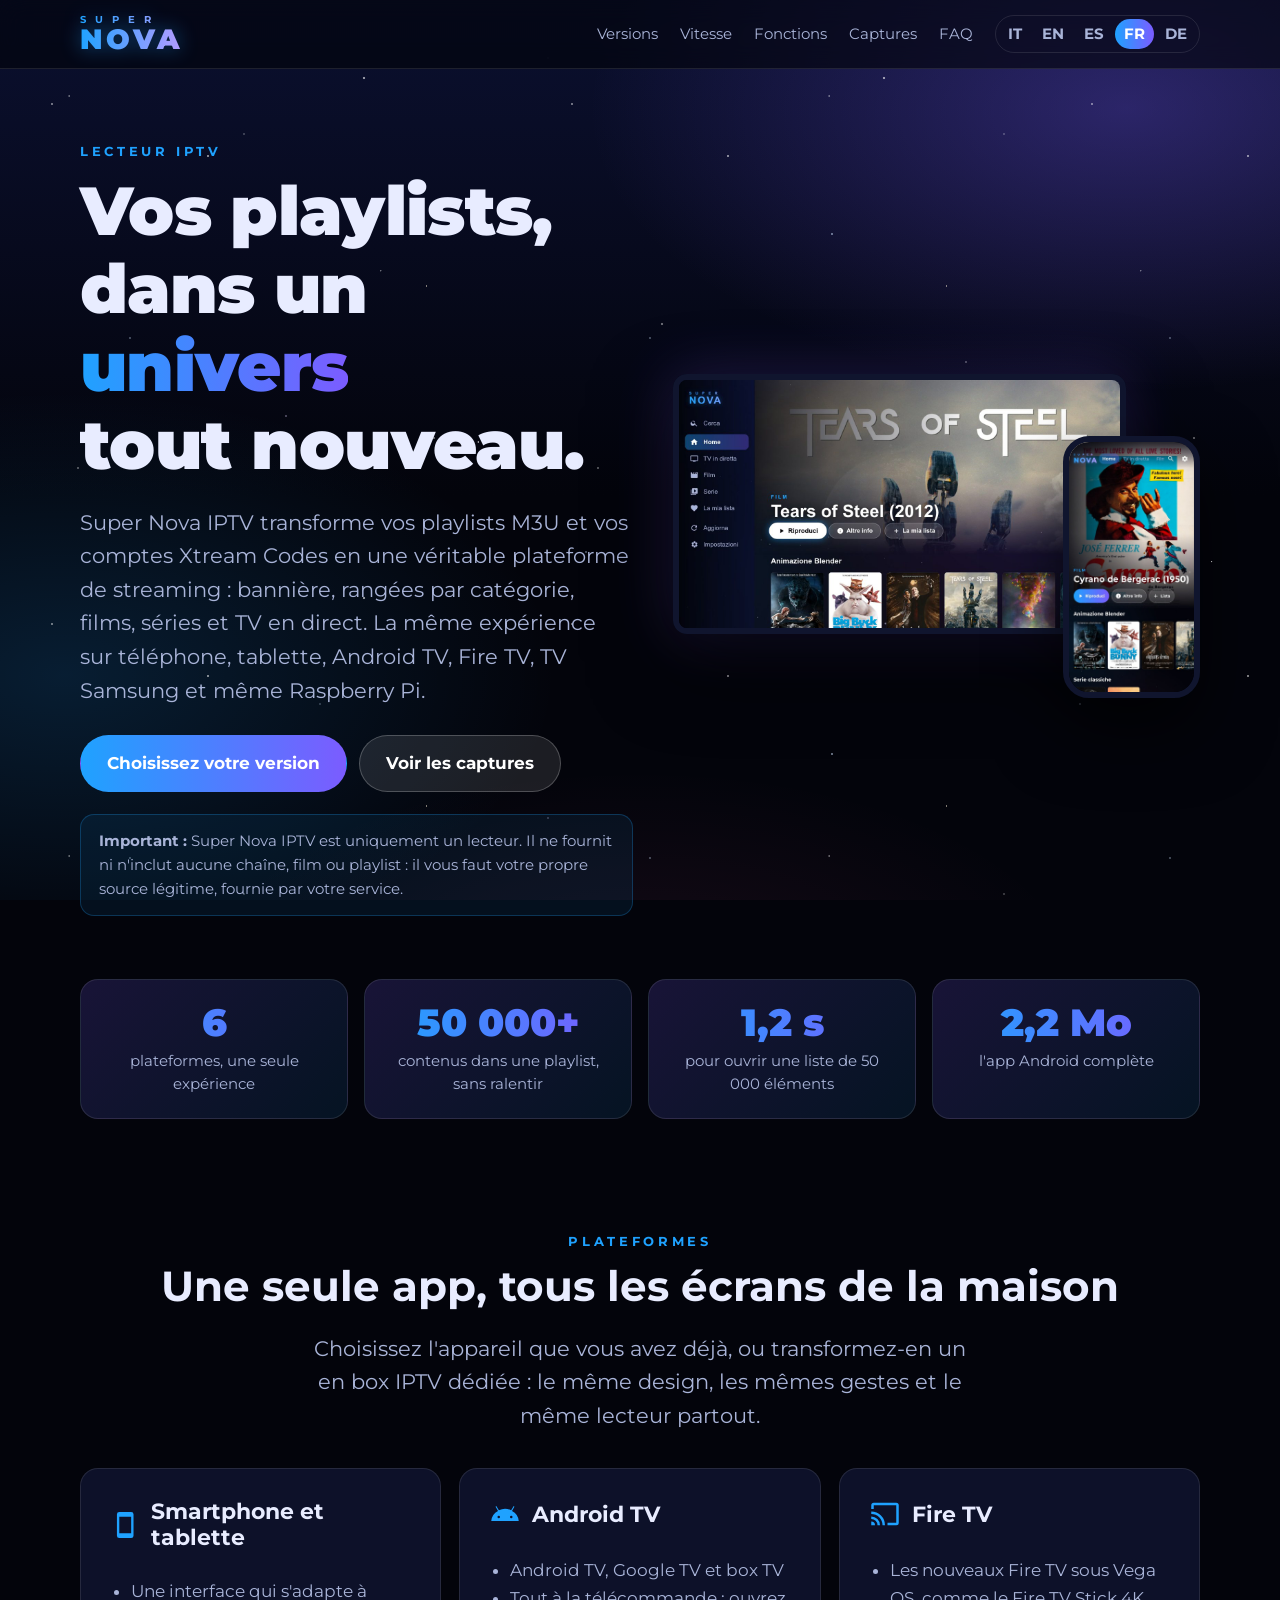
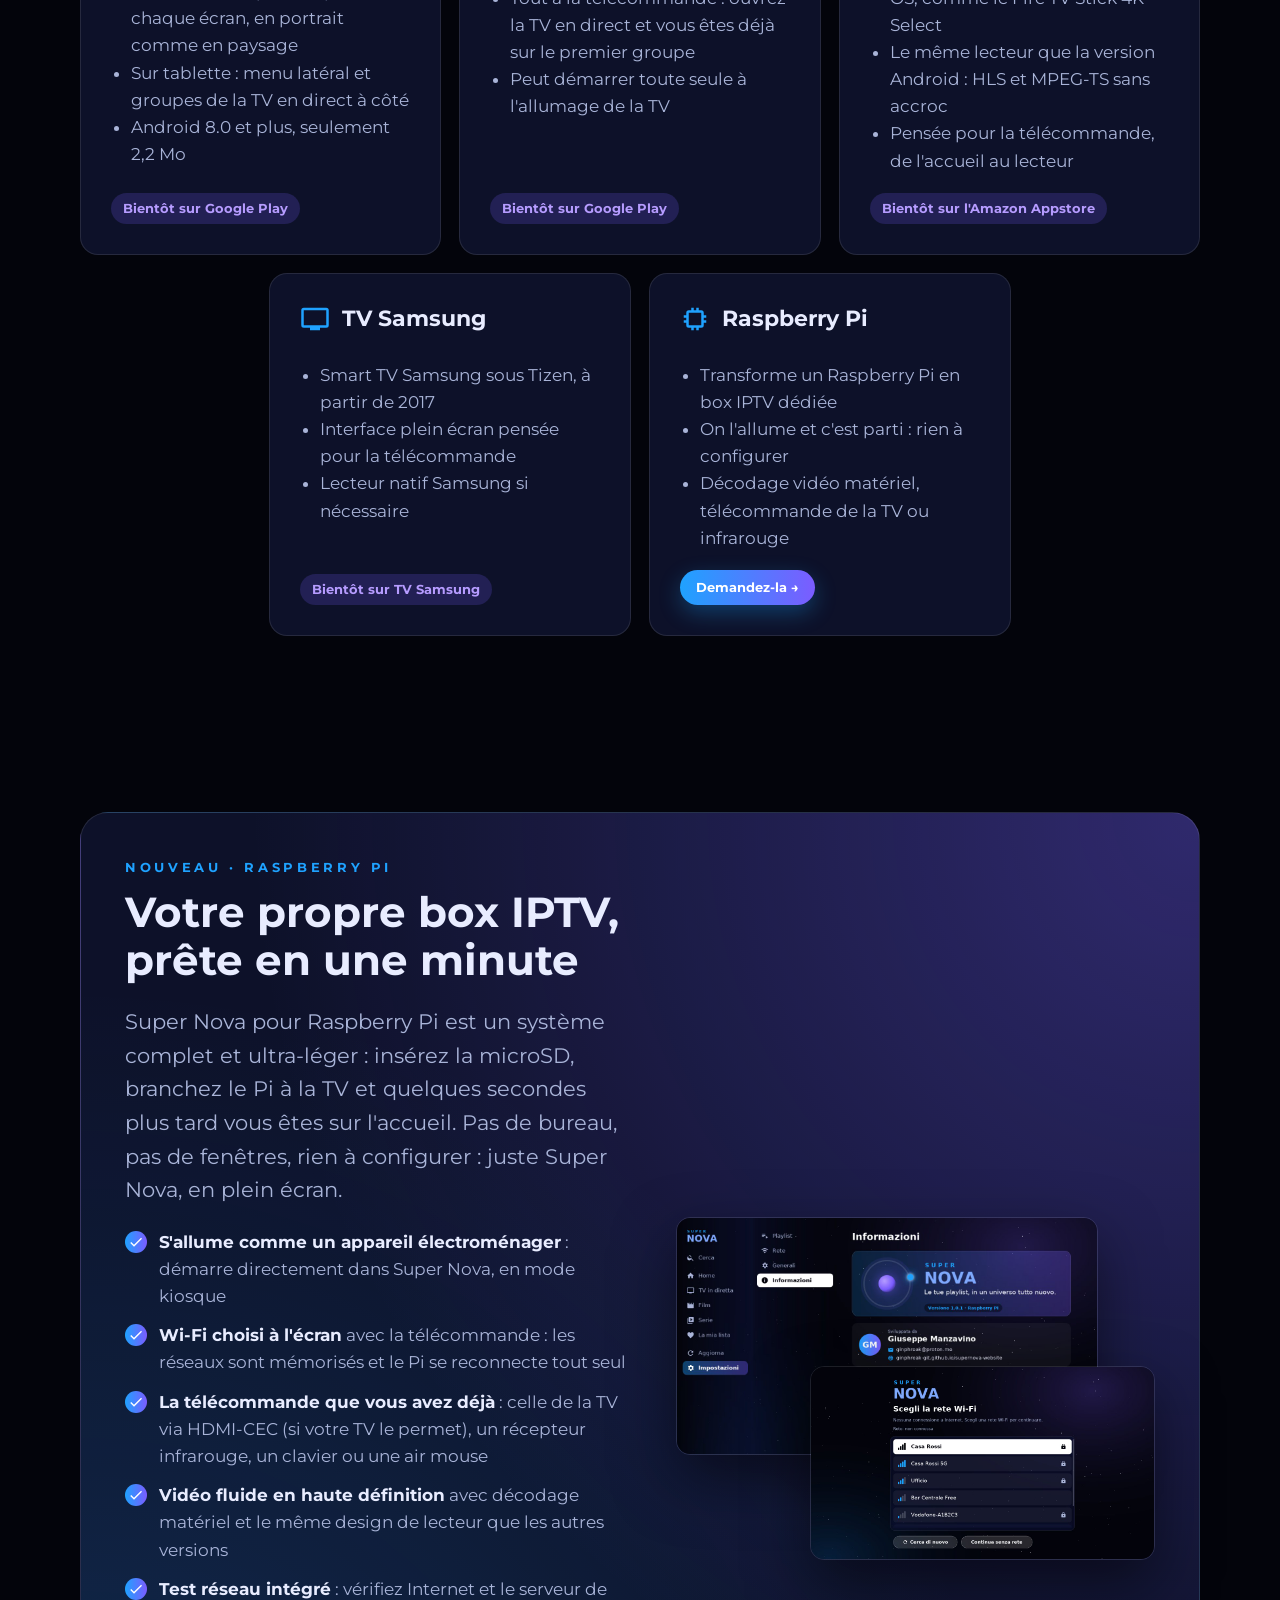
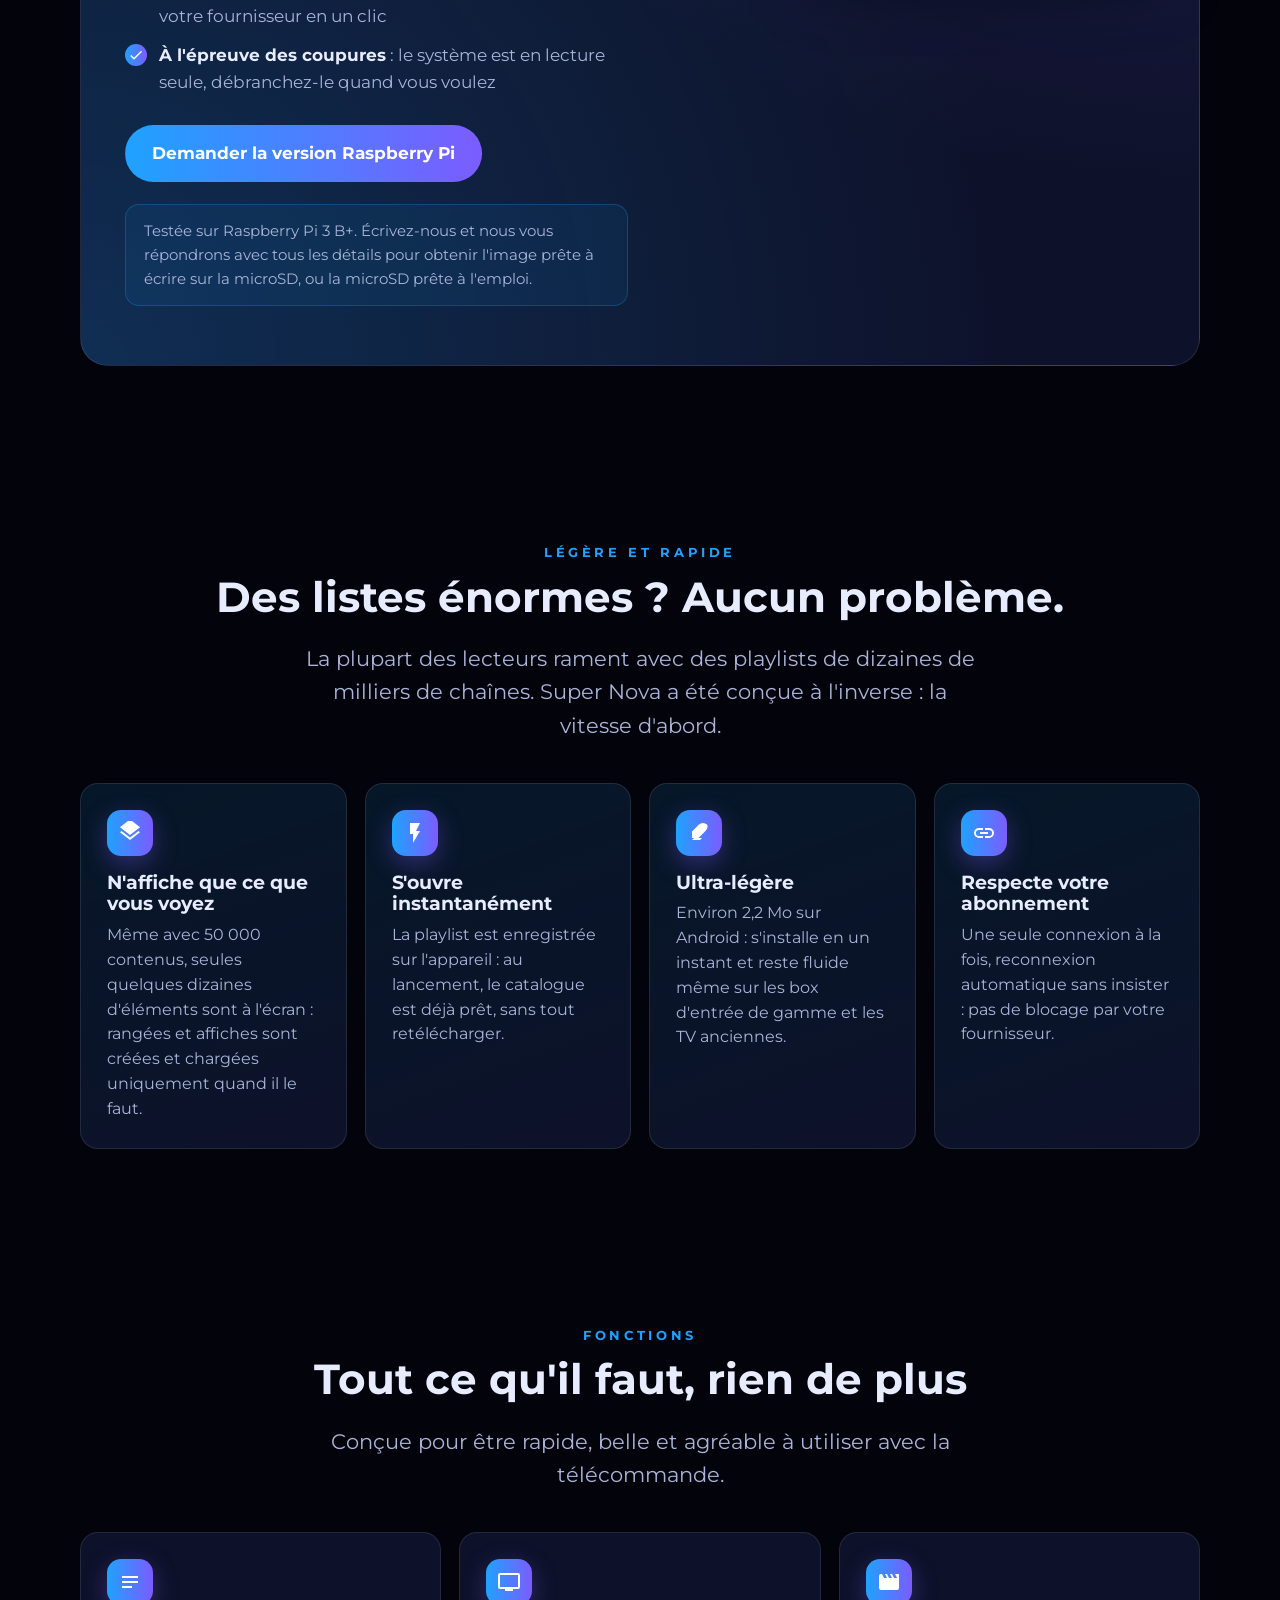
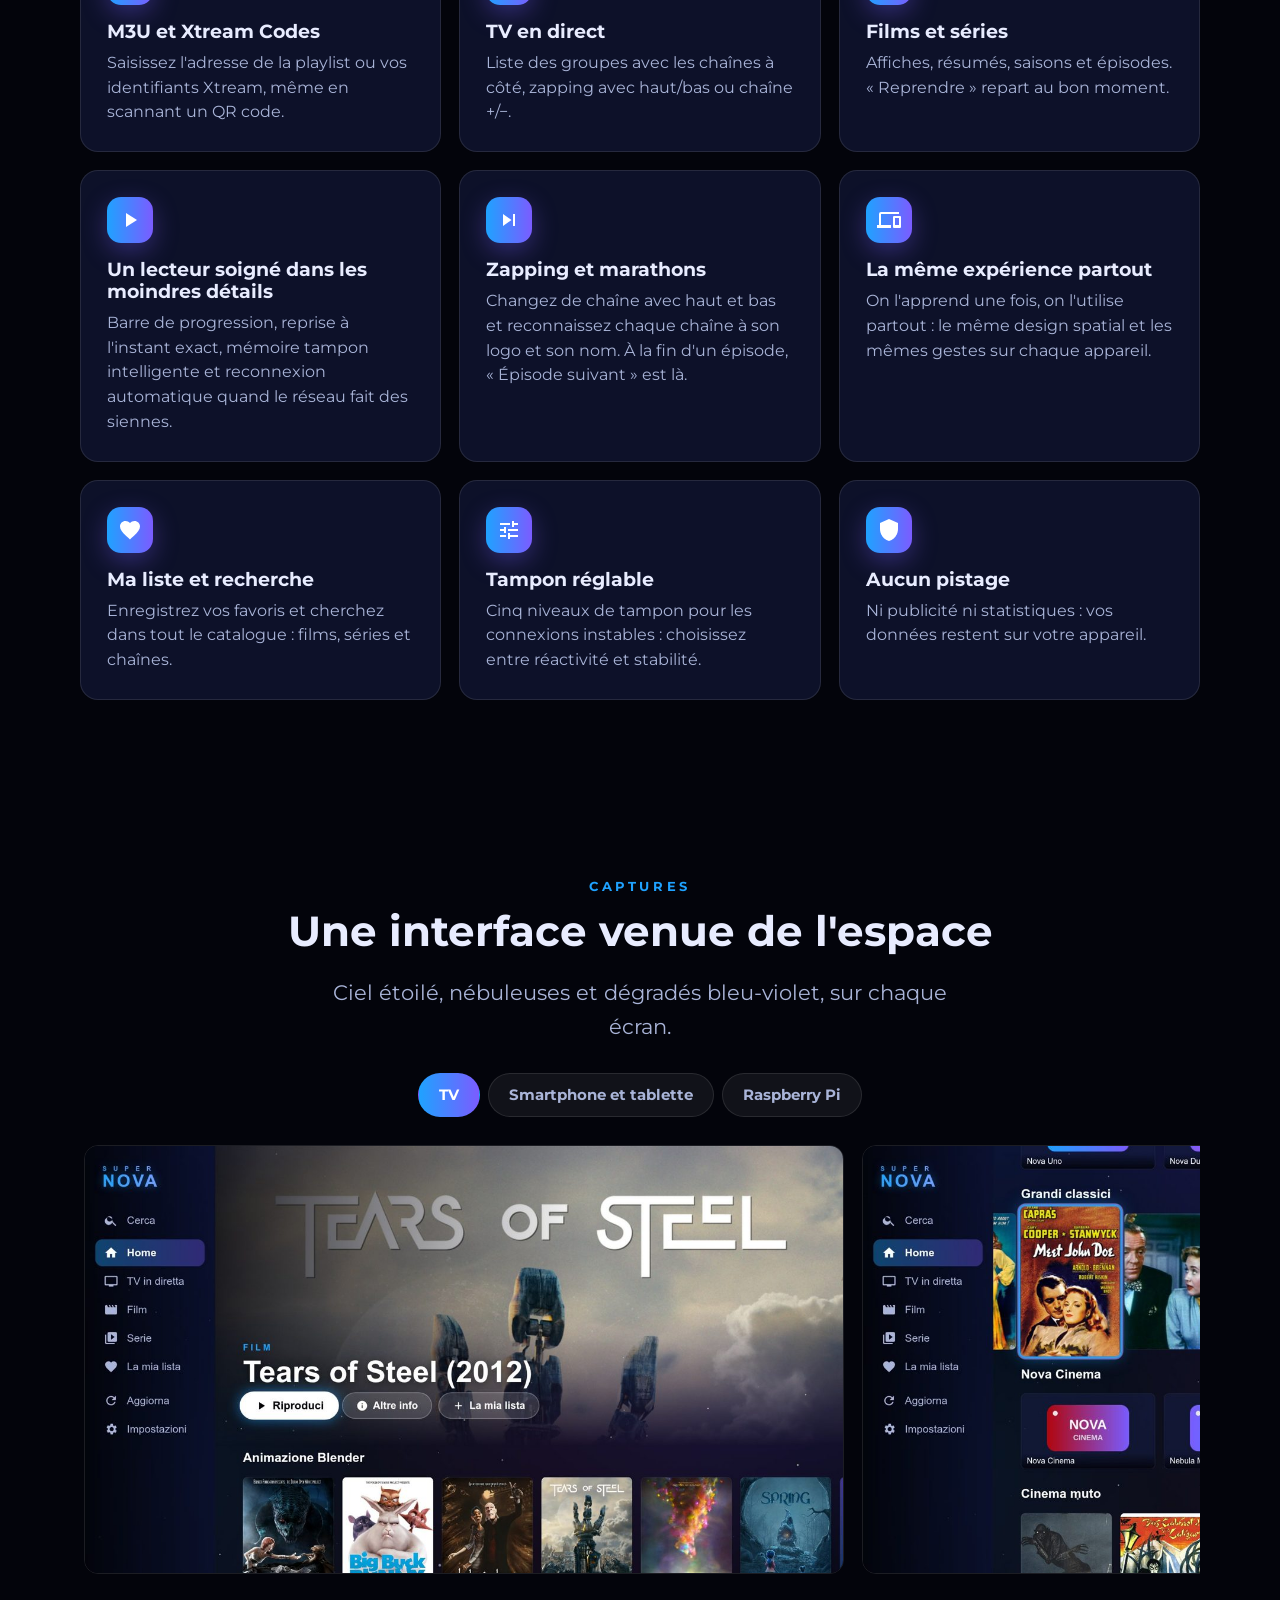
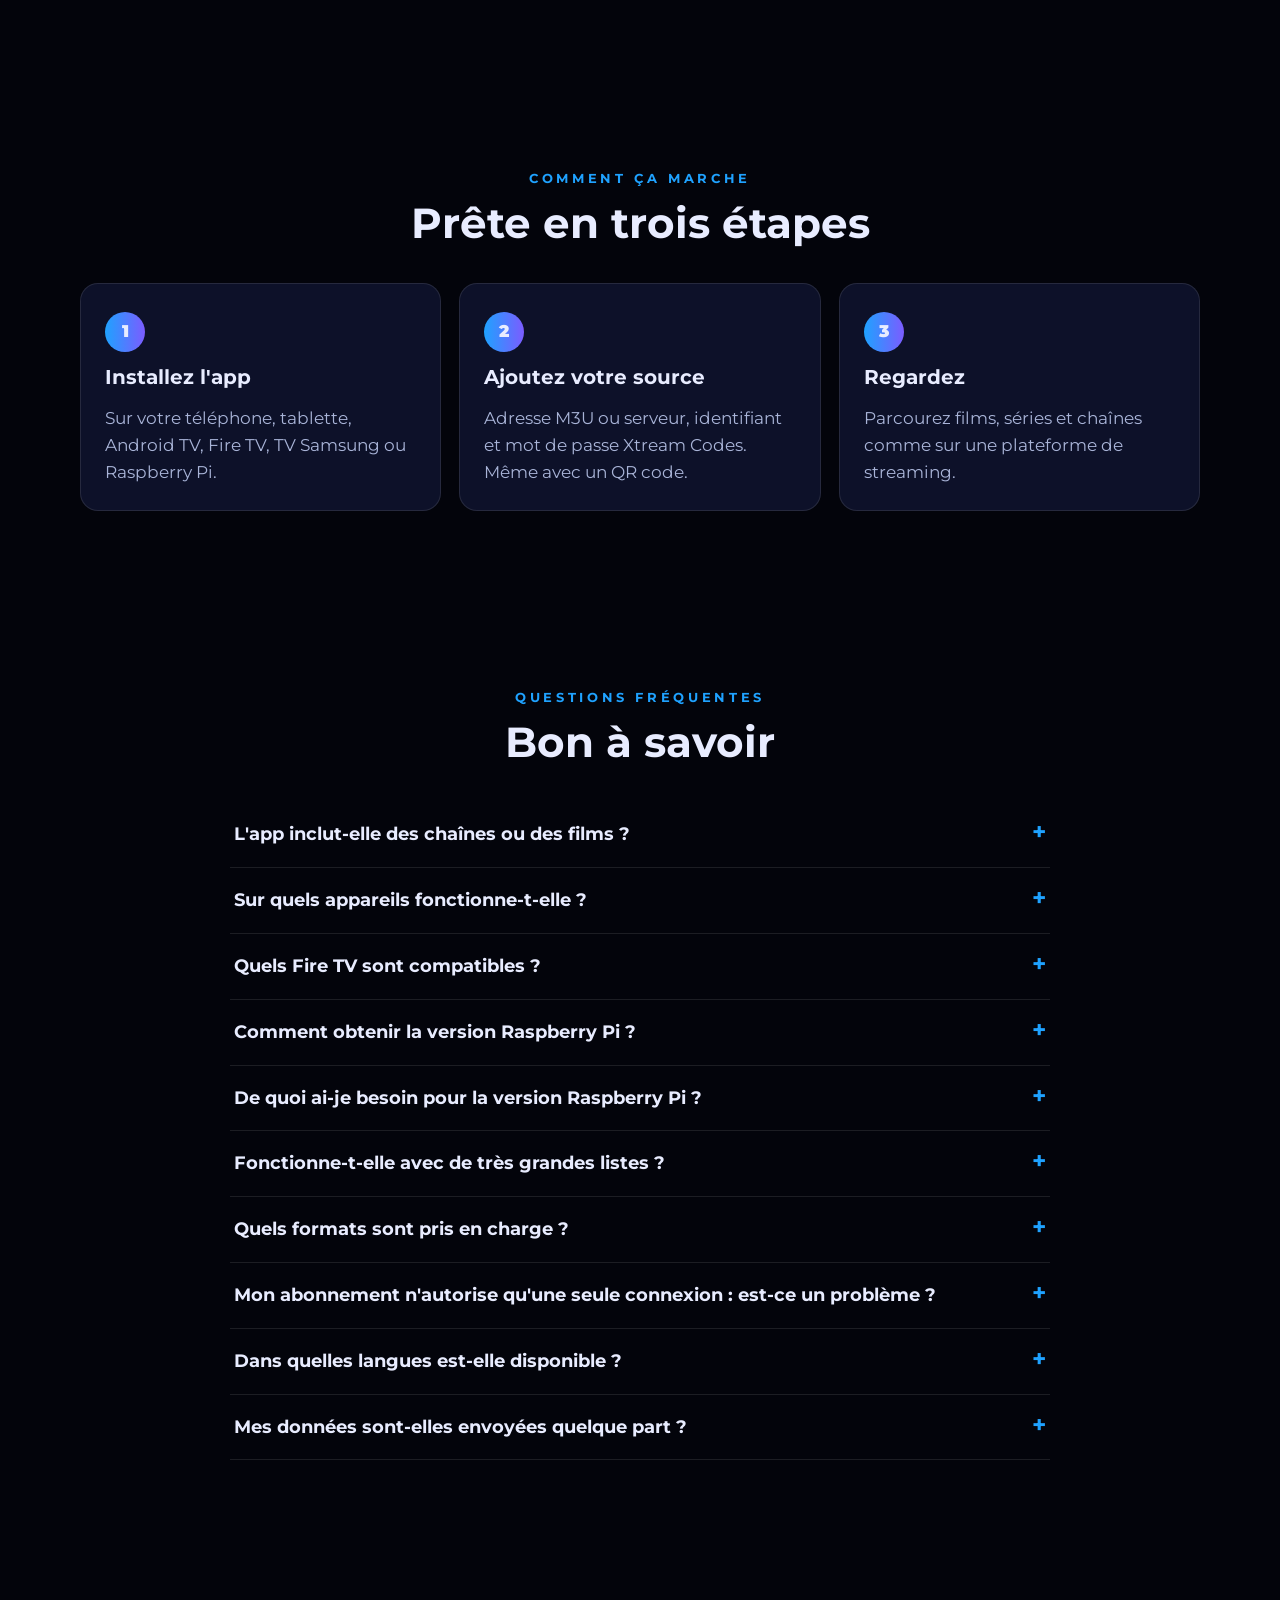
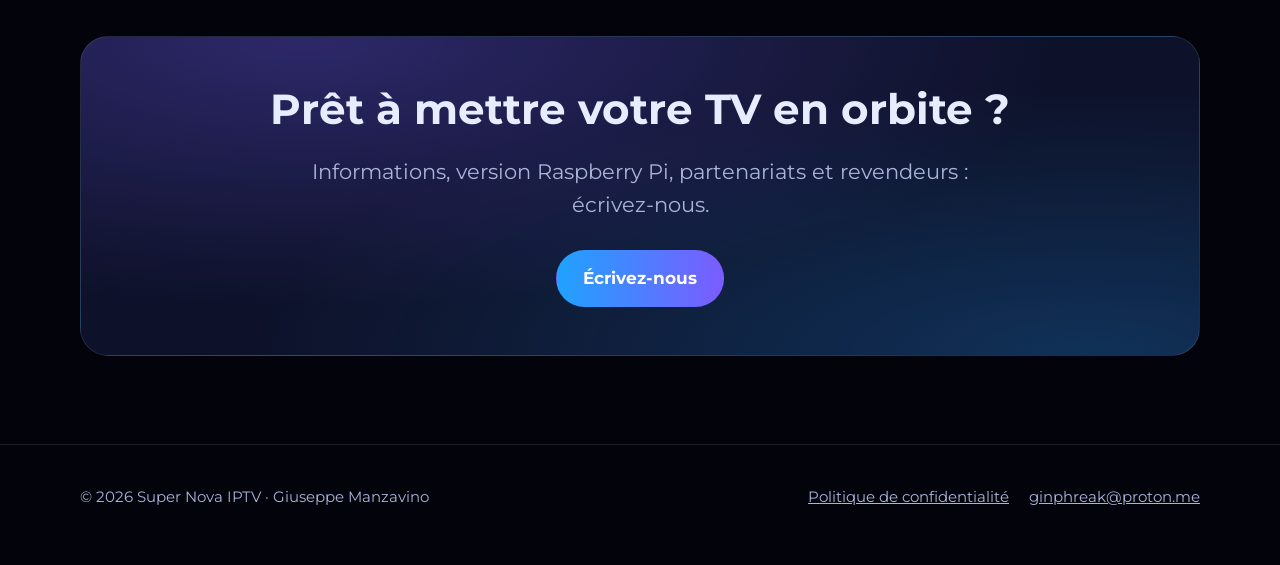
<file: fr.html>
<!DOCTYPE html>
<html lang="fr">
<head>
<meta charset="utf-8">
<meta name="viewport" content="width=device-width, initial-scale=1">
<title>Super Nova IPTV – Le lecteur IPTV rapide et élégant pour Android, Fire TV, TV Samsung et Raspberry Pi</title>
<meta name="description" content="Super Nova IPTV transforme vos playlists M3U et vos comptes Xtream Codes en une véritable plateforme de streaming. Ultra-rapide même avec 50 000 contenus. Sur téléphone, tablette, Android TV, Fire TV, TV Samsung et Raspberry Pi.">
<meta property="og:title" content="Super Nova IPTV">
<meta property="og:description" content="Super Nova IPTV transforme vos playlists M3U et vos comptes Xtream Codes en une véritable plateforme de streaming. Ultra-rapide même avec 50 000 contenus. Sur téléphone, tablette, Android TV, Fire TV, TV Samsung et Raspberry Pi.">
<meta property="og:image" content="assets/img/og-image.png">
<meta name="theme-color" content="#03040B">
<link rel="icon" href="assets/img/favicon-32.png" sizes="32x32">
<link rel="apple-touch-icon" href="assets/img/apple-touch-icon.png">
<link rel="alternate" hreflang="it" href="index.html">
<link rel="alternate" hreflang="en" href="en.html">
<link rel="alternate" hreflang="es" href="es.html">
<link rel="alternate" hreflang="fr" href="fr.html">
<link rel="alternate" hreflang="de" href="de.html">
<link rel="preconnect" href="https://fonts.googleapis.com">
<link rel="preconnect" href="https://fonts.gstatic.com" crossorigin>
<link href="https://fonts.googleapis.com/css2?family=Montserrat:wght@400;700;900&display=swap" rel="stylesheet">
<link rel="stylesheet" href="assets/style.css">

</head>
<body>
<div class="sky" aria-hidden="true"></div>

<header class="bar">
  <div class="wrap">
    <a class="logo" href="fr.html" aria-label="Super Nova IPTV"><span class="s">SUPER</span><span class="n">NOVA</span></a>
    <nav>
      <a class="opt" href="#piattaforme">Versions</a>
      <a class="opt" href="#velocita">Vitesse</a>
      <a class="opt" href="#funzioni">Fonctions</a>
      <a class="opt" href="#galleria">Captures</a>
      <a class="opt" href="#faq">FAQ</a>
      <div class="langs"><a href="index.html" hreflang="it" lang="it">IT</a><a href="en.html" hreflang="en" lang="en">EN</a><a href="es.html" hreflang="es" lang="es">ES</a><a href="fr.html" hreflang="fr" lang="fr" aria-current="true">FR</a><a href="de.html" hreflang="de" lang="de">DE</a></div>
    </nav>
  </div>
</header>

<main>
  <section class="hero">
    <div class="wrap">
      <div>
        <div class="eyebrow">Lecteur IPTV</div>
        <h1>Vos playlists,<br>dans un <em>univers</em><br>tout nouveau.</h1>
        <p class="lead">Super Nova IPTV transforme vos playlists M3U et vos comptes Xtream Codes en une véritable plateforme de streaming : bannière, rangées par catégorie, films, séries et TV en direct. La même expérience sur téléphone, tablette, Android TV, Fire TV, TV Samsung et même Raspberry Pi.</p>
        <div class="btns">
          <a class="btn primary" href="#piattaforme">Choisissez votre version</a>
          <a class="btn" href="#galleria">Voir les captures</a>
        </div>
        <p class="notice"><strong>Important :</strong> Super Nova IPTV est uniquement un lecteur. Il ne fournit ni n'inclut aucune chaîne, film ou playlist : il vous faut votre propre source légitime, fournie par votre service.</p>
      </div>
      <div class="devices">
        <img class="tv" src="assets/img/tv-1-home.jpg" width="1280" height="720" alt="Super Nova IPTV sur TV : accueil avec bannière et rangées de films">
        <img class="phone" src="assets/img/phone-1-home.jpg" width="540" height="1080" alt="Super Nova IPTV sur smartphone">
      </div>
    </div>
  </section>

  <section class="stats-band">
    <div class="wrap stats"><div class="stat"><strong>6</strong><span>plateformes, une seule expérience</span></div><div class="stat"><strong>50 000+</strong><span>contenus dans une playlist, sans ralentir</span></div><div class="stat"><strong>1,2 s</strong><span>pour ouvrir une liste de 50 000 éléments</span></div><div class="stat"><strong>2,2 Mo</strong><span>l'app Android complète</span></div></div>
  </section>

  <section id="piattaforme">
    <div class="wrap center">
      <div class="eyebrow">Plateformes</div>
      <h2>Une seule app, tous les écrans de la maison</h2>
      <p class="lead">Choisissez l'appareil que vous avez déjà, ou transformez-en un en box IPTV dédiée : le même design, les mêmes gestes et le même lecteur partout.</p>
      <div class="platforms five" style="text-align:left"><div class="platform"><h3><svg viewBox="0 0 24 24" aria-hidden="true"><path d="M17 1H7a2 2 0 0 0-2 2v18a2 2 0 0 0 2 2h10a2 2 0 0 0 2-2V3a2 2 0 0 0-2-2zm0 18H7V5h10z"/></svg>Smartphone et tablette</h3><ul><li>Une interface qui s'adapte à chaque écran, en portrait comme en paysage</li><li>Sur tablette : menu latéral et groupes de la TV en direct à côté</li><li>Android 8.0 et plus, seulement 2,2 Mo</li></ul><span class="badge">Bientôt sur Google Play</span></div><div class="platform"><h3><svg viewBox="0 0 24 24" aria-hidden="true"><path d="M17.6 9.5l1.8-3.2a.4.4 0 0 0-.7-.4L16.9 9a11 11 0 0 0-9.8 0L5.3 5.9a.4.4 0 0 0-.7.4l1.8 3.2A10 10 0 0 0 1 17.5h22a10 10 0 0 0-5.4-8zM7 15.3a1 1 0 1 1 1-1 1 1 0 0 1-1 1zm10 0a1 1 0 1 1 1-1 1 1 0 0 1-1 1z"/></svg>Android TV</h3><ul><li>Android TV, Google TV et box TV</li><li>Tout à la télécommande : ouvrez la TV en direct et vous êtes déjà sur le premier groupe</li><li>Peut démarrer toute seule à l'allumage de la TV</li></ul><span class="badge">Bientôt sur Google Play</span></div><div class="platform"><h3><svg viewBox="0 0 24 24" aria-hidden="true"><path d="M21 3H3a2 2 0 0 0-2 2v3h2V5h18v14h-7v2h7a2 2 0 0 0 2-2V5a2 2 0 0 0-2-2zM1 18v3h3a3 3 0 0 0-3-3zm0-4v2a5 5 0 0 1 5 5h2a7 7 0 0 0-7-7zm0-4v2a9 9 0 0 1 9 9h2A11 11 0 0 0 1 10z"/></svg>Fire TV</h3><ul><li>Les nouveaux Fire TV sous Vega OS, comme le Fire TV Stick 4K Select</li><li>Le même lecteur que la version Android : HLS et MPEG-TS sans accroc</li><li>Pensée pour la télécommande, de l'accueil au lecteur</li></ul><span class="badge">Bientôt sur l'Amazon Appstore</span></div><div class="platform"><h3><svg viewBox="0 0 24 24" aria-hidden="true"><path d="M21 3H3a2 2 0 0 0-2 2v12a2 2 0 0 0 2 2h5v2h8v-2h5a2 2 0 0 0 2-2V5a2 2 0 0 0-2-2zm0 14H3V5h18v12z"/></svg>TV Samsung</h3><ul><li>Smart TV Samsung sous Tizen, à partir de 2017</li><li>Interface plein écran pensée pour la télécommande</li><li>Lecteur natif Samsung si nécessaire</li></ul><span class="badge">Bientôt sur TV Samsung</span></div><div class="platform"><h3><svg viewBox="0 0 24 24" aria-hidden="true"><path d="M9 3v2H7a2 2 0 0 0-2 2v2H3v2h2v2H3v2h2v2a2 2 0 0 0 2 2h2v2h2v-2h2v2h2v-2h2a2 2 0 0 0 2-2v-2h2v-2h-2v-2h2V9h-2V7a2 2 0 0 0-2-2h-2V3h-2v2h-2V3zM7 7h10v10H7z"/></svg>Raspberry Pi</h3><ul><li>Transforme un Raspberry Pi en box IPTV dédiée</li><li>On l'allume et c'est parti : rien à configurer</li><li>Décodage vidéo matériel, télécommande de la TV ou infrarouge</li></ul><a class="badge link" href="mailto:ginphreak@proton.me?subject=Demande%20Super%20Nova%20IPTV%20pour%20Raspberry%20Pi">Demandez-la →</a></div></div>
    </div>
  </section>

  <section id="raspberry">
    <div class="wrap spotlight">
      <div>
        <div class="eyebrow">Nouveau · Raspberry Pi</div>
        <h2>Votre propre box IPTV, prête en une minute</h2>
        <p class="lead">Super Nova pour Raspberry Pi est un système complet et ultra-léger : insérez la microSD, branchez le Pi à la TV et quelques secondes plus tard vous êtes sur l'accueil. Pas de bureau, pas de fenêtres, rien à configurer : juste Super Nova, en plein écran.</p>
        <ul class="checks"><li><svg viewBox="0 0 24 24" aria-hidden="true"><path d="M9 16.2 4.8 12l-1.4 1.4L9 19 21 7l-1.4-1.4z"/></svg><span><strong>S'allume comme un appareil électroménager</strong> : démarre directement dans Super Nova, en mode kiosque</span></li><li><svg viewBox="0 0 24 24" aria-hidden="true"><path d="M9 16.2 4.8 12l-1.4 1.4L9 19 21 7l-1.4-1.4z"/></svg><span><strong>Wi-Fi choisi à l'écran</strong> avec la télécommande : les réseaux sont mémorisés et le Pi se reconnecte tout seul</span></li><li><svg viewBox="0 0 24 24" aria-hidden="true"><path d="M9 16.2 4.8 12l-1.4 1.4L9 19 21 7l-1.4-1.4z"/></svg><span><strong>La télécommande que vous avez déjà</strong> : celle de la TV via HDMI-CEC (si votre TV le permet), un récepteur infrarouge, un clavier ou une air mouse</span></li><li><svg viewBox="0 0 24 24" aria-hidden="true"><path d="M9 16.2 4.8 12l-1.4 1.4L9 19 21 7l-1.4-1.4z"/></svg><span><strong>Vidéo fluide en haute définition</strong> avec décodage matériel et le même design de lecteur que les autres versions</span></li><li><svg viewBox="0 0 24 24" aria-hidden="true"><path d="M9 16.2 4.8 12l-1.4 1.4L9 19 21 7l-1.4-1.4z"/></svg><span><strong>Test réseau intégré</strong> : vérifiez Internet et le serveur de votre fournisseur en un clic</span></li><li><svg viewBox="0 0 24 24" aria-hidden="true"><path d="M9 16.2 4.8 12l-1.4 1.4L9 19 21 7l-1.4-1.4z"/></svg><span><strong>À l'épreuve des coupures</strong> : le système est en lecture seule, débranchez-le quand vous voulez</span></li></ul>
        <div class="btns"><a class="btn primary" href="mailto:ginphreak@proton.me?subject=Demande%20Super%20Nova%20IPTV%20pour%20Raspberry%20Pi">Demander la version Raspberry Pi</a></div>
        <p class="notice">Testée sur Raspberry Pi 3 B+. Écrivez-nous et nous vous répondrons avec tous les détails pour obtenir l'image prête à écrire sur la microSD, ou la microSD prête à l'emploi.</p>
      </div>
      <div class="shots">
        <img class="back" src="assets/img/rpi-5-informazioni.jpg" loading="lazy" width="1280" height="720" alt="">
        <img class="front" src="assets/img/rpi-4-wifi.jpg" loading="lazy" width="1280" height="720" alt="">
      </div>
    </div>
  </section>

  <section id="velocita">
    <div class="wrap center">
      <div class="eyebrow">Légère et rapide</div>
      <h2>Des listes énormes ? Aucun problème.</h2>
      <p class="lead">La plupart des lecteurs rament avec des playlists de dizaines de milliers de chaînes. Super Nova a été conçue à l'inverse : la vitesse d'abord.</p>
      <div class="grid speed" style="text-align:left"><div class="card"><div class="ico"><svg viewBox="0 0 24 24" aria-hidden="true"><path d="M12 16.5 3.5 10 2 11.2 12 19l10-7.8-1.5-1.2zM12 14l10-7.8L12-1.6 2 6.2z"/></svg></div><h3>N'affiche que ce que vous voyez</h3><p>Même avec 50 000 contenus, seules quelques dizaines d'éléments sont à l'écran : rangées et affiches sont créées et chargées uniquement quand il le faut.</p></div><div class="card"><div class="ico"><svg viewBox="0 0 24 24" aria-hidden="true"><path d="M7 2v11h3v9l7-12h-4l4-8z"/></svg></div><h3>S'ouvre instantanément</h3><p>La playlist est enregistrée sur l'appareil : au lancement, le catalogue est déjà prêt, sans tout retélécharger.</p></div><div class="card"><div class="ico"><svg viewBox="0 0 24 24" aria-hidden="true"><path d="M20.2 3.8a6 6 0 0 0-8.5 0L5 10.5V17h6.5l6.7-6.7a6 6 0 0 0 2-6.5zM3 21l2-2h8l2-2H7z"/></svg></div><h3>Ultra-légère</h3><p>Environ 2,2 Mo sur Android : s'installe en un instant et reste fluide même sur les box d'entrée de gamme et les TV anciennes.</p></div><div class="card"><div class="ico"><svg viewBox="0 0 24 24" aria-hidden="true"><path d="M3.9 12a3.1 3.1 0 0 1 3.1-3.1h4V7H7a5 5 0 0 0 0 10h4v-1.9H7A3.1 3.1 0 0 1 3.9 12zM8 13h8v-2H8zm9-6h-4v1.9h4a3.1 3.1 0 0 1 0 6.2h-4V17h4a5 5 0 0 0 0-10z"/></svg></div><h3>Respecte votre abonnement</h3><p>Une seule connexion à la fois, reconnexion automatique sans insister : pas de blocage par votre fournisseur.</p></div></div>
    </div>
  </section>

  <section id="funzioni">
    <div class="wrap center">
      <div class="eyebrow">Fonctions</div>
      <h2>Tout ce qu'il faut, rien de plus</h2>
      <p class="lead">Conçue pour être rapide, belle et agréable à utiliser avec la télécommande.</p>
      <div class="grid" style="text-align:left"><div class="card"><div class="ico"><svg viewBox="0 0 24 24" aria-hidden="true"><path d="M4 6h16v2H4zm0 5h16v2H4zm0 5h10v2H4z"/></svg></div><h3>M3U et Xtream Codes</h3><p>Saisissez l'adresse de la playlist ou vos identifiants Xtream, même en scannant un QR code.</p></div><div class="card"><div class="ico"><svg viewBox="0 0 24 24" aria-hidden="true"><path d="M21 3H3a2 2 0 0 0-2 2v12a2 2 0 0 0 2 2h5v2h8v-2h5a2 2 0 0 0 2-2V5a2 2 0 0 0-2-2zm0 14H3V5h18v12z"/></svg></div><h3>TV en direct</h3><p>Liste des groupes avec les chaînes à côté, zapping avec haut/bas ou chaîne +/−.</p></div><div class="card"><div class="ico"><svg viewBox="0 0 24 24" aria-hidden="true"><path d="M18 4l2 4h-3l-2-4h-2l2 4h-3l-2-4H8l2 4H7L5 4H4a2 2 0 0 0-2 2v12a2 2 0 0 0 2 2h16a2 2 0 0 0 2-2V4h-4z"/></svg></div><h3>Films et séries</h3><p>Affiches, résumés, saisons et épisodes. « Reprendre » repart au bon moment.</p></div><div class="card"><div class="ico"><svg viewBox="0 0 24 24" aria-hidden="true"><path d="M8 5v14l11-7z"/></svg></div><h3>Un lecteur soigné dans les moindres détails</h3><p>Barre de progression, reprise à l'instant exact, mémoire tampon intelligente et reconnexion automatique quand le réseau fait des siennes.</p></div><div class="card"><div class="ico"><svg viewBox="0 0 24 24" aria-hidden="true"><path d="M6 18l8.5-6L6 6zM16 6v12h2V6z"/></svg></div><h3>Zapping et marathons</h3><p>Changez de chaîne avec haut et bas et reconnaissez chaque chaîne à son logo et son nom. À la fin d'un épisode, « Épisode suivant » est là.</p></div><div class="card"><div class="ico"><svg viewBox="0 0 24 24" aria-hidden="true"><path d="M4 6h18V4H4a2 2 0 0 0-2 2v11H0v3h14v-3H4zm19 2h-6a1 1 0 0 0-1 1v10a1 1 0 0 0 1 1h6a1 1 0 0 0 1-1V9a1 1 0 0 0-1-1zm-1 9h-4v-7h4z"/></svg></div><h3>La même expérience partout</h3><p>On l'apprend une fois, on l'utilise partout : le même design spatial et les mêmes gestes sur chaque appareil.</p></div><div class="card"><div class="ico"><svg viewBox="0 0 24 24" aria-hidden="true"><path d="M12 21.4l-1.5-1.3C5.4 15.4 2 12.3 2 8.5 2 5.4 4.4 3 7.5 3c1.7 0 3.4.8 4.5 2.1C13.1 3.8 14.8 3 16.5 3 19.6 3 22 5.4 22 8.5c0 3.8-3.4 6.9-8.6 11.6L12 21.4z"/></svg></div><h3>Ma liste et recherche</h3><p>Enregistrez vos favoris et cherchez dans tout le catalogue : films, séries et chaînes.</p></div><div class="card"><div class="ico"><svg viewBox="0 0 24 24" aria-hidden="true"><path d="M3 17v2h6v-2zm0-12v2h10V5zm10 16v-2h8v-2h-8v-2h-2v6zM7 9v2H3v2h4v2h2V9zm14 4v-2H11v2zm-6-4h2V7h4V5h-4V3h-2z"/></svg></div><h3>Tampon réglable</h3><p>Cinq niveaux de tampon pour les connexions instables : choisissez entre réactivité et stabilité.</p></div><div class="card"><div class="ico"><svg viewBox="0 0 24 24" aria-hidden="true"><path d="M12 1 3 5v6c0 5.5 3.8 10.7 9 12 5.2-1.3 9-6.5 9-12V5z"/></svg></div><h3>Aucun pistage</h3><p>Ni publicité ni statistiques : vos données restent sur votre appareil.</p></div></div>
    </div>
  </section>

  <section id="galleria">
    <div class="wrap center">
      <div class="eyebrow">Captures</div>
      <h2>Une interface venue de l'espace</h2>
      <p class="lead">Ciel étoilé, nébuleuses et dégradés bleu-violet, sur chaque écran.</p>
      <div class="tabs" role="tablist">
        <button role="tab" aria-selected="true" aria-controls="g-tv" id="t-tv">TV</button>
        <button role="tab" aria-selected="false" aria-controls="g-phone" id="t-phone">Smartphone et tablette</button>
        <button role="tab" aria-selected="false" aria-controls="g-rpi" id="t-rpi">Raspberry Pi</button>
      </div>
    </div>
    <div class="wrap">
      <div class="gallery tv" id="g-tv" role="tabpanel" aria-labelledby="t-tv"><img src="assets/img/tv-1-home.jpg" loading="lazy" width="1280" height="720" alt=""><img src="assets/img/tv-2-righe.jpg" loading="lazy" width="1280" height="720" alt=""><img src="assets/img/tv-3-tv-in-diretta.jpg" loading="lazy" width="1280" height="720" alt=""><img src="assets/img/tv-4-player.jpg" loading="lazy" width="1280" height="720" alt=""><img src="assets/img/tv-5-dettaglio-serie.jpg" loading="lazy" width="1280" height="720" alt=""><img src="assets/img/tv-6-film.jpg" loading="lazy" width="1280" height="720" alt=""></div>
      <div class="gallery phone" id="g-phone" role="tabpanel" aria-labelledby="t-phone" hidden><img class="p" src="assets/img/phone-1-home.jpg" loading="lazy" alt=""><img class="p" src="assets/img/phone-3-tv-in-diretta.jpg" loading="lazy" alt=""><img class="l" src="assets/img/phone-6-orizzontale-tv-in-diretta.jpg" loading="lazy" alt=""><img class="p" src="assets/img/phone-2-righe.jpg" loading="lazy" alt=""><img class="l" src="assets/img/phone-5-orizzontale-home.jpg" loading="lazy" alt=""><img class="p" src="assets/img/phone-4-serie.jpg" loading="lazy" alt=""><img class="l" src="assets/img/phone-8-player.jpg" loading="lazy" alt=""></div>
      <div class="gallery tv" id="g-rpi" role="tabpanel" aria-labelledby="t-rpi" hidden><img src="assets/img/rpi-1-home.jpg" loading="lazy" width="1280" height="720" alt=""><img src="assets/img/rpi-2-righe.jpg" loading="lazy" width="1280" height="720" alt=""><img src="assets/img/rpi-3-tv-in-diretta.jpg" loading="lazy" width="1280" height="720" alt=""><img src="assets/img/rpi-4-wifi.jpg" loading="lazy" width="1280" height="720" alt=""><img src="assets/img/rpi-5-informazioni.jpg" loading="lazy" width="1280" height="720" alt=""></div>
    </div>
  </section>

  <section id="come">
    <div class="wrap center">
      <div class="eyebrow">Comment ça marche</div>
      <h2>Prête en trois étapes</h2>
      <div class="steps" style="text-align:left">
        <div class="step"><h3>Installez l'app</h3><p>Sur votre téléphone, tablette, Android TV, Fire TV, TV Samsung ou Raspberry Pi.</p></div>
        <div class="step"><h3>Ajoutez votre source</h3><p>Adresse M3U ou serveur, identifiant et mot de passe Xtream Codes. Même avec un QR code.</p></div>
        <div class="step"><h3>Regardez</h3><p>Parcourez films, séries et chaînes comme sur une plateforme de streaming.</p></div>
      </div>
    </div>
  </section>

  <section id="faq">
    <div class="wrap center">
      <div class="eyebrow">Questions fréquentes</div>
      <h2>Bon à savoir</h2>
    </div>
    <div class="wrap faq"><details><summary>L'app inclut-elle des chaînes ou des films ?</summary><p>Non. Super Nova IPTV est un lecteur : elle ne fournit, ne vend ni ne suggère aucun contenu. Elle lit seulement la playlist ou le compte que vous saisissez, fourni par votre service.</p></details><details><summary>Sur quels appareils fonctionne-t-elle ?</summary><p>Téléphones et tablettes Android (Android 8.0 et plus), Android TV, Google TV et box TV, Fire TV sous Vega OS, Smart TV Samsung sous Tizen (depuis 2017) et Raspberry Pi.</p></details><details><summary>Quels Fire TV sont compatibles ?</summary><p>Les Fire TV sous le nouveau système Vega OS, comme le Fire TV Stick 4K Select. La version Fire TV arrivera sur l'Amazon Appstore.</p></details><details><summary>Comment obtenir la version Raspberry Pi ?</summary><p>Écrivez-nous à ginphreak@proton.me : nous vous répondrons avec les modalités et les détails. Vous pouvez recevoir l'image à écrire sur la microSD ou la microSD prête à l'emploi, même avec votre réseau Wi-Fi et votre source déjà configurés.</p></details><details><summary>De quoi ai-je besoin pour la version Raspberry Pi ?</summary><p>Un Raspberry Pi 3 B+ avec son alimentation, une microSD et un câble HDMI. Pour le piloter : la télécommande de la TV (si elle prend en charge HDMI-CEC), un petit récepteur infrarouge, un clavier ou une air mouse.</p></details><details><summary>Fonctionne-t-elle avec de très grandes listes ?</summary><p>Oui. Elle a été testée avec des playlists de 50 000 contenus : la liste s'ouvre en à peine plus d'une seconde et la navigation reste fluide, car l'app ne charge que ce qui est à l'écran.</p></details><details><summary>Quels formats sont pris en charge ?</summary><p>Playlists M3U/M3U8 et comptes Xtream Codes. Pour la vidéo : HLS (m3u8), MPEG-TS, MP4 et les autres formats pris en charge par l'appareil.</p></details><details><summary>Mon abonnement n'autorise qu'une seule connexion : est-ce un problème ?</summary><p>Non. L'app n'ouvre qu'un seul flux vidéo à la fois, le ferme quand vous quittez le lecteur ou changez d'app, et n'insiste pas si le serveur refuse.</p></details><details><summary>Dans quelles langues est-elle disponible ?</summary><p>Français, italien, anglais, espagnol et allemand. La langue est choisie automatiquement selon l'appareil et peut être modifiée dans les paramètres.</p></details><details><summary>Mes données sont-elles envoyées quelque part ?</summary><p>Non. La source, les favoris et la progression restent sur votre appareil. Pas de publicité, pas de statistiques.</p></details></div>
  </section>

  <section id="contatti">
    <div class="wrap center contact">
      <h2>Prêt à mettre votre TV en orbite ?</h2>
      <p class="lead">Informations, version Raspberry Pi, partenariats et revendeurs : écrivez-nous.</p>
      <div class="btns" style="justify-content:center"><a class="btn primary" href="mailto:ginphreak@proton.me">Écrivez-nous</a></div>
    </div>
  </section>
</main>

<footer>
  <div class="wrap">
    <div>© 2026 Super Nova IPTV · Giuseppe Manzavino</div>
    <nav>
      <a href="privacy.html#fr">Politique de confidentialité</a>
      <a href="mailto:ginphreak@proton.me">ginphreak@proton.me</a>
    </nav>
  </div>
</footer>

<script>
  document.querySelectorAll('.tabs button').forEach(function (b) {
    b.addEventListener('click', function () {
      document.querySelectorAll('.tabs button').forEach(function (x) {
        var on = x === b;
        x.setAttribute('aria-selected', on);
        document.getElementById(x.getAttribute('aria-controls')).hidden = !on;
      });
    });
  });
  // Cambio lingua dal selettore: viene ricordato per le visite successive
  document.querySelectorAll('.langs a').forEach(function (a) {
    a.addEventListener('click', function () { try { localStorage.setItem('sn-lang', a.getAttribute('hreflang')); } catch (e) {} });
  });
</script>
</body>
</html>
</file>
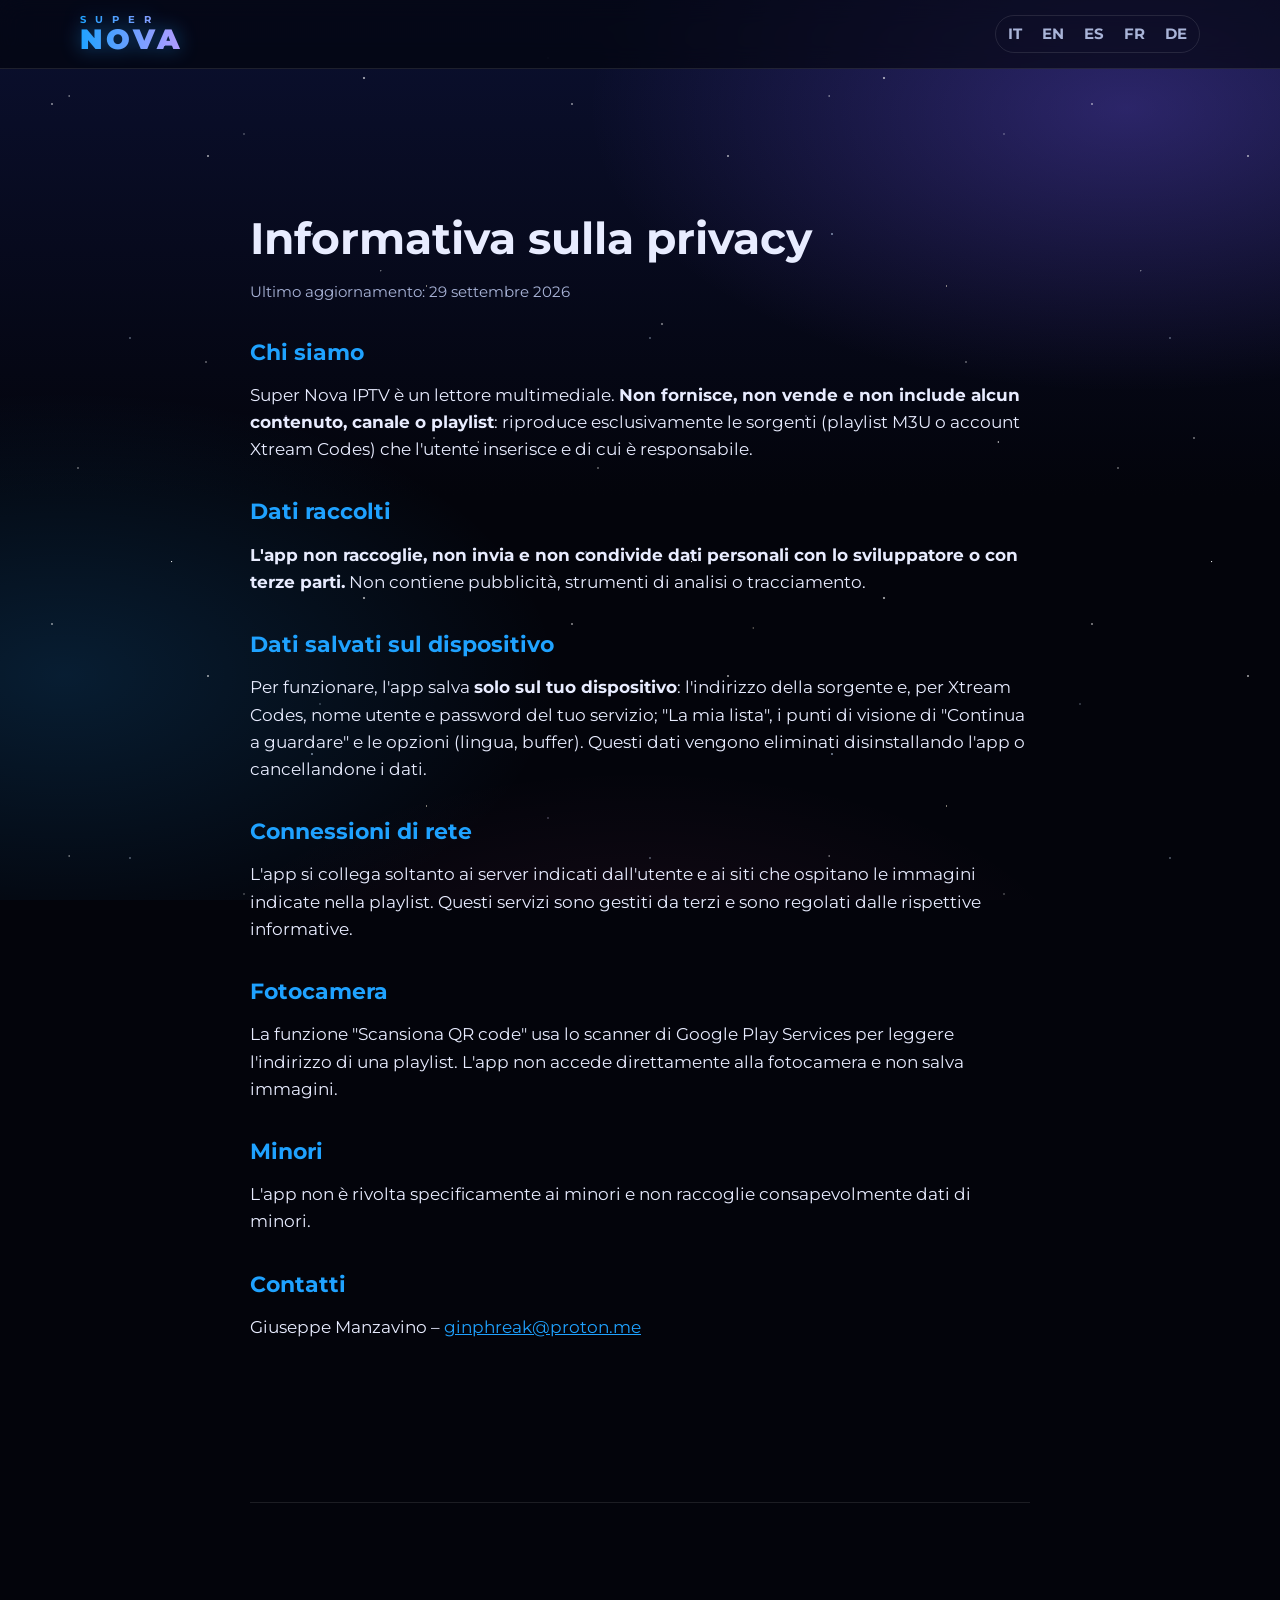
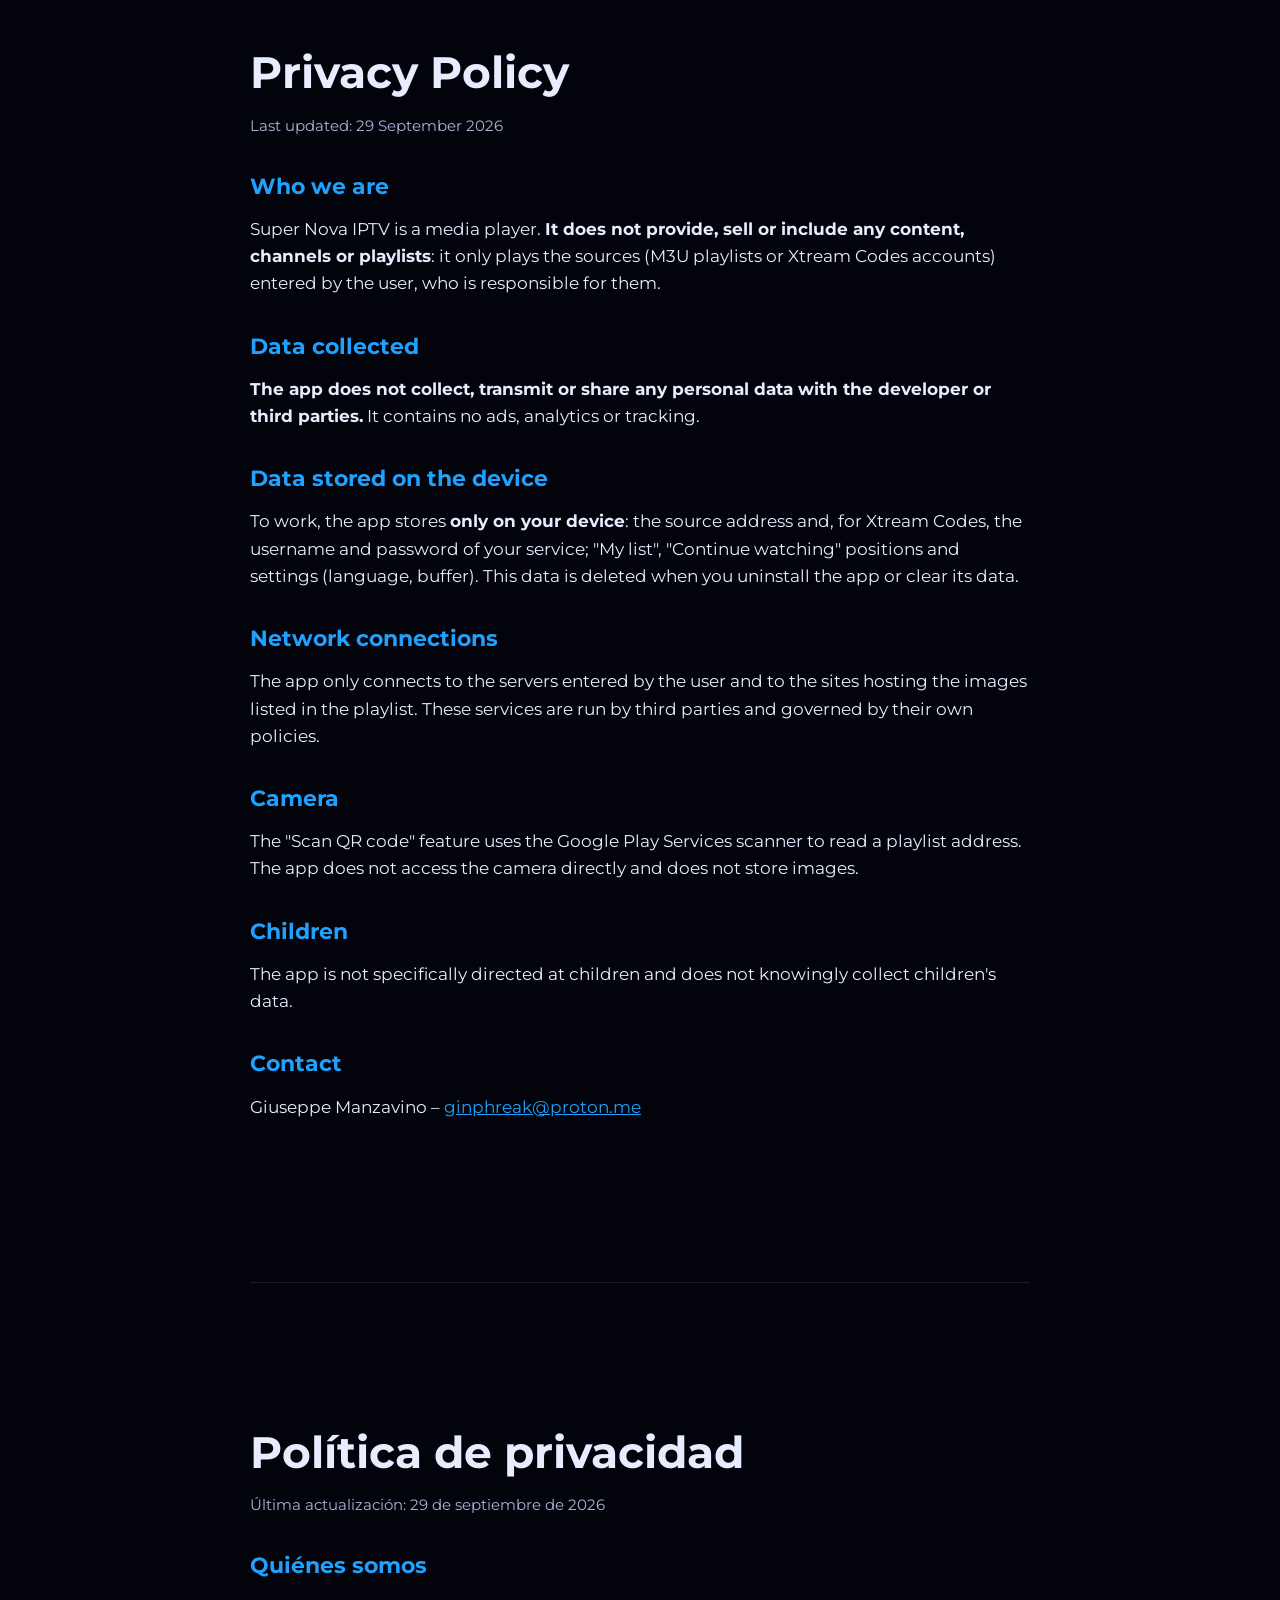
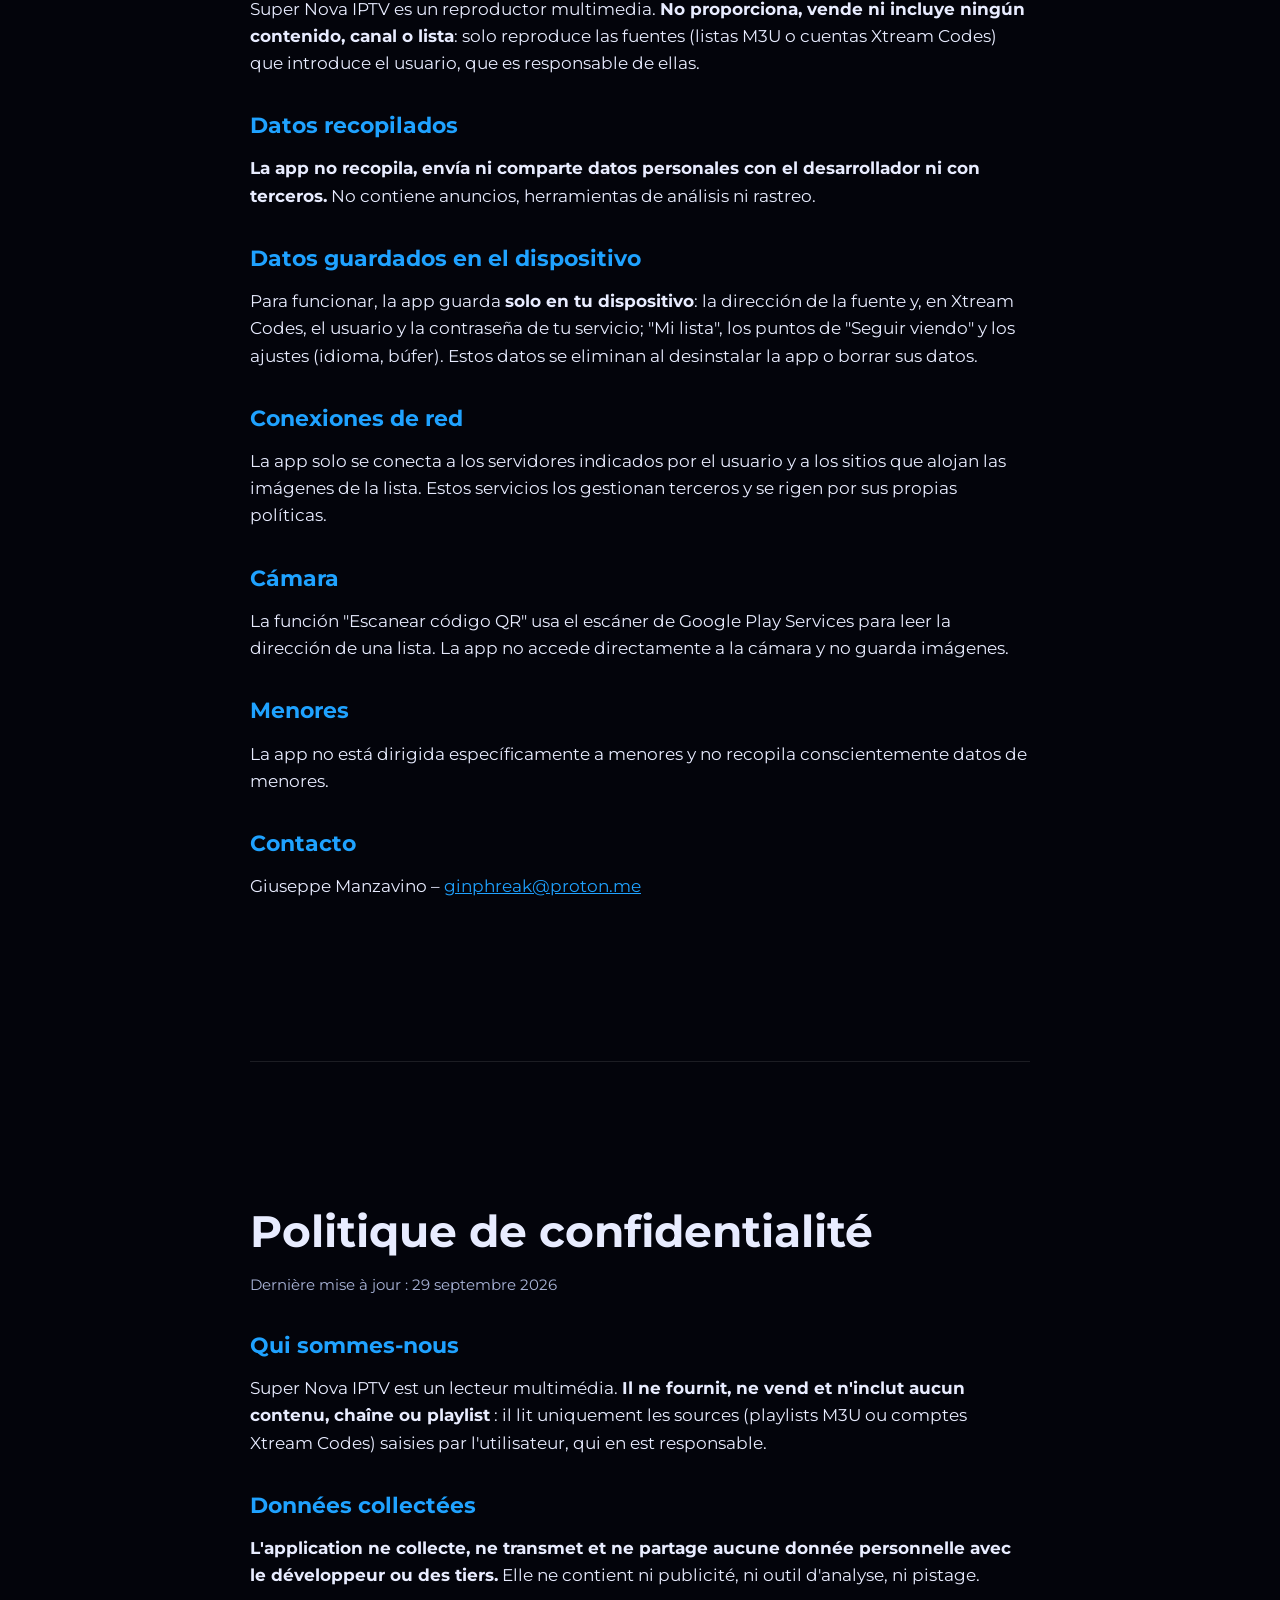
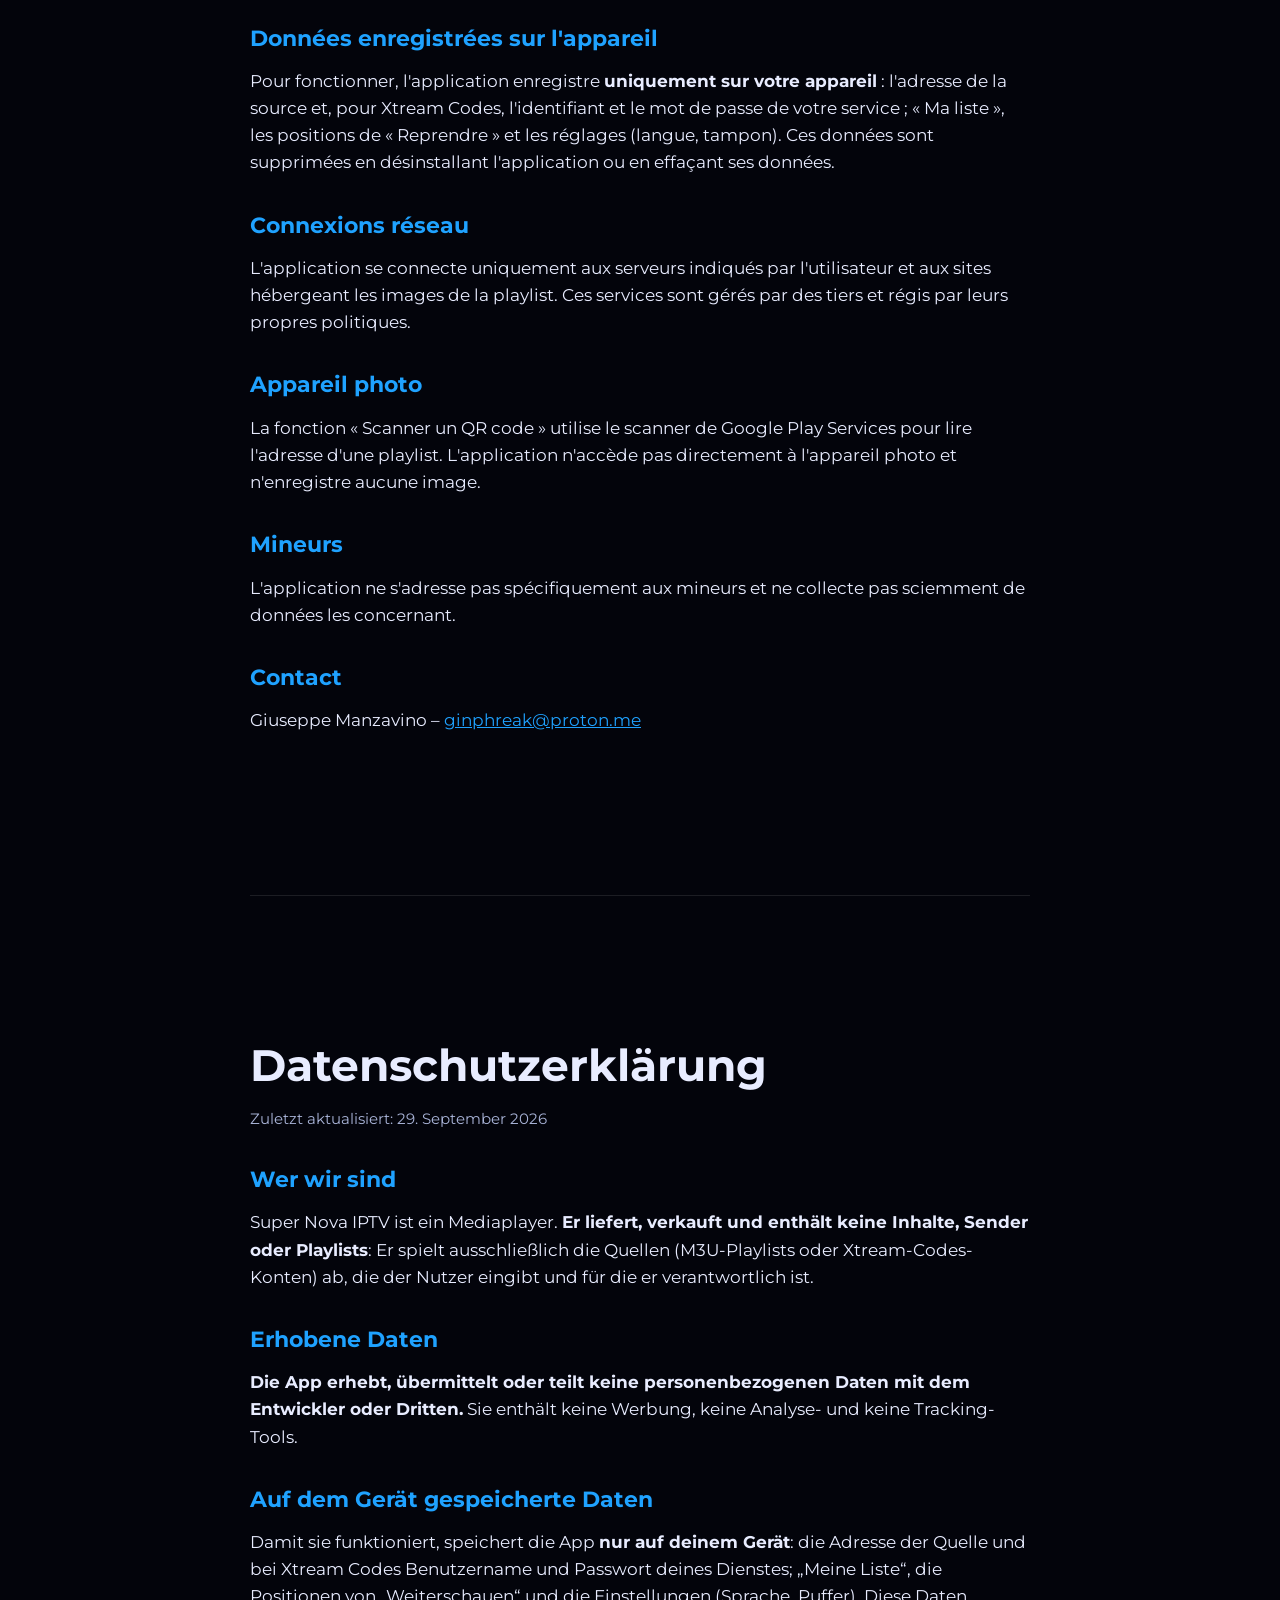
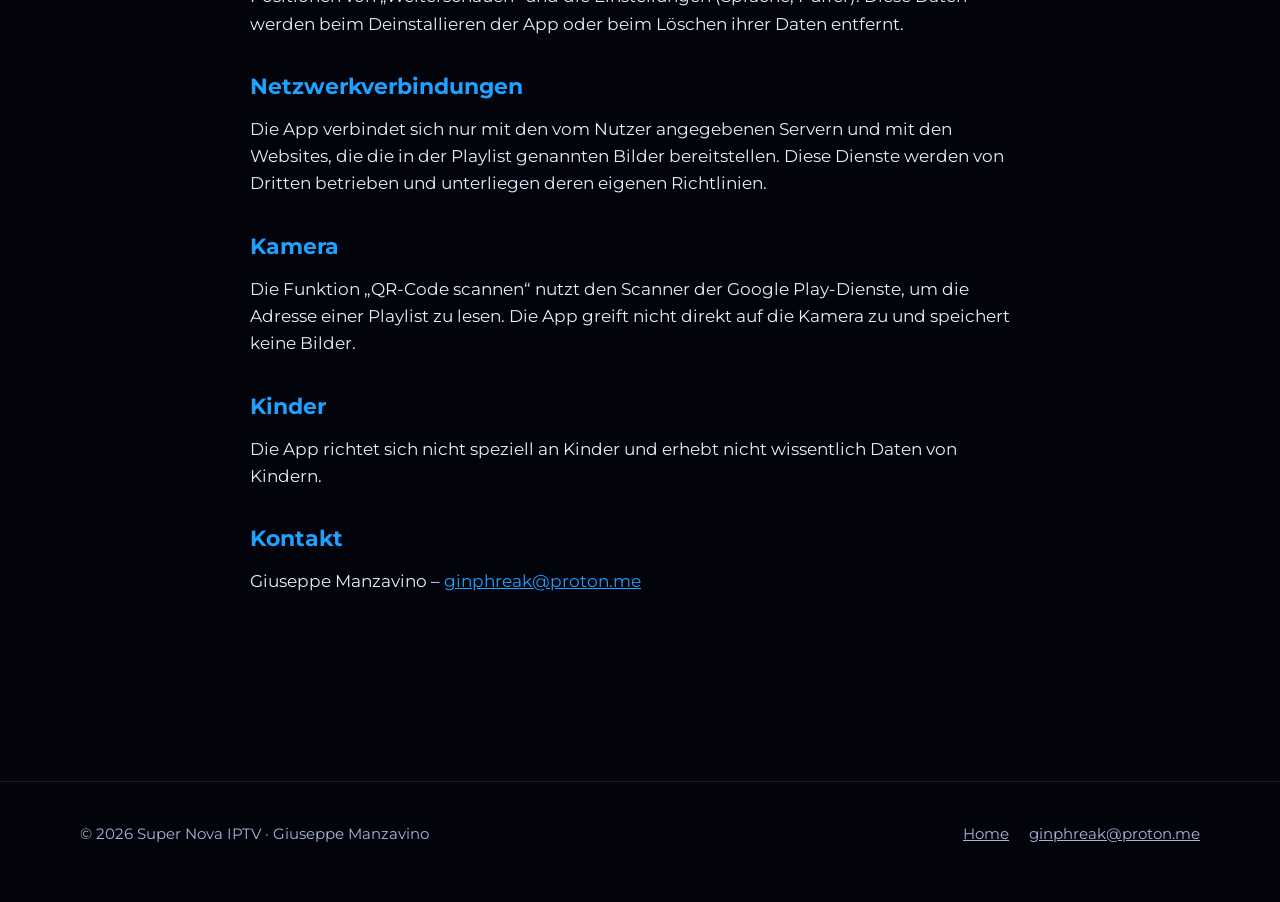
<file: privacy.html>
<!DOCTYPE html>
<html lang="it">
<head>
<meta charset="utf-8">
<meta name="viewport" content="width=device-width, initial-scale=1">
<title>Privacy – Super Nova IPTV</title>
<meta name="description" content="Informativa sulla privacy · Privacy policy · Política de privacidad · Politique de confidentialité · Datenschutzerklärung – Super Nova IPTV">
<meta name="theme-color" content="#03040B">
<link rel="icon" href="assets/img/favicon-32.png" sizes="32x32">
<link rel="preconnect" href="https://fonts.googleapis.com">
<link rel="preconnect" href="https://fonts.gstatic.com" crossorigin>
<link href="https://fonts.googleapis.com/css2?family=Montserrat:wght@400;700;900&display=swap" rel="stylesheet">
<link rel="stylesheet" href="assets/style.css">
</head>
<body>
<div class="sky" aria-hidden="true"></div>
<header class="bar">
  <div class="wrap">
    <a class="logo" href="index.html" aria-label="Super Nova IPTV"><span class="s">SUPER</span><span class="n">NOVA</span></a>
    <nav><div class="langs"><a href="#it" hreflang="it" lang="it">IT</a><a href="#en" hreflang="en" lang="en">EN</a><a href="#es" hreflang="es" lang="es">ES</a><a href="#fr" hreflang="fr" lang="fr">FR</a><a href="#de" hreflang="de" lang="de">DE</a></div></nav>
  </div>
</header>
<main class="wrap doc">
<section id="it" lang="it"><h1>Informativa sulla privacy</h1><p class="muted">Ultimo aggiornamento: 29 settembre 2026</p>
<h2>Chi siamo</h2><p>Super Nova IPTV è un lettore multimediale. <strong>Non fornisce, non vende e non include alcun contenuto, canale o playlist</strong>: riproduce esclusivamente le sorgenti (playlist M3U o account Xtream Codes) che l'utente inserisce e di cui è responsabile.</p>
<h2>Dati raccolti</h2><p><strong>L'app non raccoglie, non invia e non condivide dati personali con lo sviluppatore o con terze parti.</strong> Non contiene pubblicità, strumenti di analisi o tracciamento.</p>
<h2>Dati salvati sul dispositivo</h2><p>Per funzionare, l'app salva <strong>solo sul tuo dispositivo</strong>: l'indirizzo della sorgente e, per Xtream Codes, nome utente e password del tuo servizio; "La mia lista", i punti di visione di "Continua a guardare" e le opzioni (lingua, buffer). Questi dati vengono eliminati disinstallando l'app o cancellandone i dati.</p>
<h2>Connessioni di rete</h2><p>L'app si collega soltanto ai server indicati dall'utente e ai siti che ospitano le immagini indicate nella playlist. Questi servizi sono gestiti da terzi e sono regolati dalle rispettive informative.</p>
<h2>Fotocamera</h2><p>La funzione "Scansiona QR code" usa lo scanner di Google Play Services per leggere l'indirizzo di una playlist. L'app non accede direttamente alla fotocamera e non salva immagini.</p>
<h2>Minori</h2><p>L'app non è rivolta specificamente ai minori e non raccoglie consapevolmente dati di minori.</p>
<h2>Contatti</h2><p>Giuseppe Manzavino – <a href="mailto:ginphreak@proton.me">ginphreak@proton.me</a></p>
</section>
<hr>
<section id="en" lang="en"><h1>Privacy Policy</h1><p class="muted">Last updated: 29 September 2026</p>
<h2>Who we are</h2><p>Super Nova IPTV is a media player. <strong>It does not provide, sell or include any content, channels or playlists</strong>: it only plays the sources (M3U playlists or Xtream Codes accounts) entered by the user, who is responsible for them.</p>
<h2>Data collected</h2><p><strong>The app does not collect, transmit or share any personal data with the developer or third parties.</strong> It contains no ads, analytics or tracking.</p>
<h2>Data stored on the device</h2><p>To work, the app stores <strong>only on your device</strong>: the source address and, for Xtream Codes, the username and password of your service; "My list", "Continue watching" positions and settings (language, buffer). This data is deleted when you uninstall the app or clear its data.</p>
<h2>Network connections</h2><p>The app only connects to the servers entered by the user and to the sites hosting the images listed in the playlist. These services are run by third parties and governed by their own policies.</p>
<h2>Camera</h2><p>The "Scan QR code" feature uses the Google Play Services scanner to read a playlist address. The app does not access the camera directly and does not store images.</p>
<h2>Children</h2><p>The app is not specifically directed at children and does not knowingly collect children's data.</p>
<h2>Contact</h2><p>Giuseppe Manzavino – <a href="mailto:ginphreak@proton.me">ginphreak@proton.me</a></p>
</section>
<hr>
<section id="es" lang="es"><h1>Política de privacidad</h1><p class="muted">Última actualización: 29 de septiembre de 2026</p>
<h2>Quiénes somos</h2><p>Super Nova IPTV es un reproductor multimedia. <strong>No proporciona, vende ni incluye ningún contenido, canal o lista</strong>: solo reproduce las fuentes (listas M3U o cuentas Xtream Codes) que introduce el usuario, que es responsable de ellas.</p>
<h2>Datos recopilados</h2><p><strong>La app no recopila, envía ni comparte datos personales con el desarrollador ni con terceros.</strong> No contiene anuncios, herramientas de análisis ni rastreo.</p>
<h2>Datos guardados en el dispositivo</h2><p>Para funcionar, la app guarda <strong>solo en tu dispositivo</strong>: la dirección de la fuente y, en Xtream Codes, el usuario y la contraseña de tu servicio; "Mi lista", los puntos de "Seguir viendo" y los ajustes (idioma, búfer). Estos datos se eliminan al desinstalar la app o borrar sus datos.</p>
<h2>Conexiones de red</h2><p>La app solo se conecta a los servidores indicados por el usuario y a los sitios que alojan las imágenes de la lista. Estos servicios los gestionan terceros y se rigen por sus propias políticas.</p>
<h2>Cámara</h2><p>La función "Escanear código QR" usa el escáner de Google Play Services para leer la dirección de una lista. La app no accede directamente a la cámara y no guarda imágenes.</p>
<h2>Menores</h2><p>La app no está dirigida específicamente a menores y no recopila conscientemente datos de menores.</p>
<h2>Contacto</h2><p>Giuseppe Manzavino – <a href="mailto:ginphreak@proton.me">ginphreak@proton.me</a></p>
</section>
<hr>
<section id="fr" lang="fr"><h1>Politique de confidentialité</h1><p class="muted">Dernière mise à jour : 29 septembre 2026</p>
<h2>Qui sommes-nous</h2><p>Super Nova IPTV est un lecteur multimédia. <strong>Il ne fournit, ne vend et n'inclut aucun contenu, chaîne ou playlist</strong> : il lit uniquement les sources (playlists M3U ou comptes Xtream Codes) saisies par l'utilisateur, qui en est responsable.</p>
<h2>Données collectées</h2><p><strong>L'application ne collecte, ne transmet et ne partage aucune donnée personnelle avec le développeur ou des tiers.</strong> Elle ne contient ni publicité, ni outil d'analyse, ni pistage.</p>
<h2>Données enregistrées sur l'appareil</h2><p>Pour fonctionner, l'application enregistre <strong>uniquement sur votre appareil</strong> : l'adresse de la source et, pour Xtream Codes, l'identifiant et le mot de passe de votre service ; « Ma liste », les positions de « Reprendre » et les réglages (langue, tampon). Ces données sont supprimées en désinstallant l'application ou en effaçant ses données.</p>
<h2>Connexions réseau</h2><p>L'application se connecte uniquement aux serveurs indiqués par l'utilisateur et aux sites hébergeant les images de la playlist. Ces services sont gérés par des tiers et régis par leurs propres politiques.</p>
<h2>Appareil photo</h2><p>La fonction « Scanner un QR code » utilise le scanner de Google Play Services pour lire l'adresse d'une playlist. L'application n'accède pas directement à l'appareil photo et n'enregistre aucune image.</p>
<h2>Mineurs</h2><p>L'application ne s'adresse pas spécifiquement aux mineurs et ne collecte pas sciemment de données les concernant.</p>
<h2>Contact</h2><p>Giuseppe Manzavino – <a href="mailto:ginphreak@proton.me">ginphreak@proton.me</a></p>
</section>
<hr>
<section id="de" lang="de"><h1>Datenschutzerklärung</h1><p class="muted">Zuletzt aktualisiert: 29. September 2026</p>
<h2>Wer wir sind</h2><p>Super Nova IPTV ist ein Mediaplayer. <strong>Er liefert, verkauft und enthält keine Inhalte, Sender oder Playlists</strong>: Er spielt ausschließlich die Quellen (M3U-Playlists oder Xtream-Codes-Konten) ab, die der Nutzer eingibt und für die er verantwortlich ist.</p>
<h2>Erhobene Daten</h2><p><strong>Die App erhebt, übermittelt oder teilt keine personenbezogenen Daten mit dem Entwickler oder Dritten.</strong> Sie enthält keine Werbung, keine Analyse- und keine Tracking-Tools.</p>
<h2>Auf dem Gerät gespeicherte Daten</h2><p>Damit sie funktioniert, speichert die App <strong>nur auf deinem Gerät</strong>: die Adresse der Quelle und bei Xtream Codes Benutzername und Passwort deines Dienstes; „Meine Liste“, die Positionen von „Weiterschauen“ und die Einstellungen (Sprache, Puffer). Diese Daten werden beim Deinstallieren der App oder beim Löschen ihrer Daten entfernt.</p>
<h2>Netzwerkverbindungen</h2><p>Die App verbindet sich nur mit den vom Nutzer angegebenen Servern und mit den Websites, die die in der Playlist genannten Bilder bereitstellen. Diese Dienste werden von Dritten betrieben und unterliegen deren eigenen Richtlinien.</p>
<h2>Kamera</h2><p>Die Funktion „QR-Code scannen“ nutzt den Scanner der Google Play-Dienste, um die Adresse einer Playlist zu lesen. Die App greift nicht direkt auf die Kamera zu und speichert keine Bilder.</p>
<h2>Kinder</h2><p>Die App richtet sich nicht speziell an Kinder und erhebt nicht wissentlich Daten von Kindern.</p>
<h2>Kontakt</h2><p>Giuseppe Manzavino – <a href="mailto:ginphreak@proton.me">ginphreak@proton.me</a></p>
</section>
</main>
<footer>
  <div class="wrap">
    <div>© 2026 Super Nova IPTV · Giuseppe Manzavino</div>
    <nav><a href="index.html">Home</a><a href="mailto:ginphreak@proton.me">ginphreak@proton.me</a></nav>
  </div>
</footer>
</body>
</html>
</file>
<file: assets/style.css>
/* Super Nova IPTV – sito informativo */
:root {
    --accent: #1FA2FF;
    --nebula: #7B5CFF;
    --nebula-light: #B69CFF;
    --deep: #03040B;
    --navy: #0B1030;
    --card: rgba(20, 27, 61, .62);
    --line: rgba(255, 255, 255, .1);
    --text: #E8ECFF;
    --muted: #A9B4D8;
    --cosmic: linear-gradient(90deg, #1FA2FF, #7B5CFF);
    --radius: 18px;
    --max: 1120px;
}

* { box-sizing: border-box; }
html { scroll-behavior: smooth; }
body {
    margin: 0;
    color: var(--text);
    font: 17px/1.6 "Montserrat", system-ui, -apple-system, "Segoe UI", Roboto, sans-serif;
    background: var(--deep);
    overflow-x: hidden;
}
img { max-width: 100%; height: auto; display: block; }
a { color: var(--accent); }

/* ---------- Cielo stellato (solo CSS) ---------- */
.sky {
    position: fixed; top: 0; left: 0; right: 0; bottom: 0; z-index: -1; pointer-events: none;
    background:
        radial-gradient(ellipse 60% 45% at 88% 12%, rgba(123, 92, 255, .30), transparent 70%),
        radial-gradient(ellipse 55% 45% at 5% 75%, rgba(31, 162, 255, .16), transparent 70%),
        radial-gradient(ellipse 50% 35% at 50% 110%, rgba(255, 92, 168, .08), transparent 70%),
        linear-gradient(180deg, var(--navy), var(--deep) 55%);
}
.sky::before, .sky::after {
    content: ""; position: absolute; top: 0; left: 0; right: 0; bottom: 0;
    background-image:
        radial-gradient(1.2px 1.2px at 10% 20%, #fff, transparent),
        radial-gradient(1px 1px at 25% 65%, #cfe3ff, transparent),
        radial-gradient(1.4px 1.4px at 40% 30%, #fff, transparent),
        radial-gradient(1px 1px at 55% 80%, #e2d6ff, transparent),
        radial-gradient(1.6px 1.6px at 70% 15%, #fff, transparent),
        radial-gradient(1px 1px at 82% 55%, #fff4dc, transparent),
        radial-gradient(1.2px 1.2px at 92% 85%, #fff, transparent),
        radial-gradient(1px 1px at 15% 90%, #fff, transparent),
        radial-gradient(1.3px 1.3px at 60% 45%, #cfe3ff, transparent),
        radial-gradient(1px 1px at 33% 8%, #fff, transparent);
    background-size: 520px 520px;
    animation: twinkle 6s ease-in-out infinite alternate;
}
.sky::after { background-size: 760px 760px; background-position: 130px 210px; animation-delay: -3s; opacity: .7; }
@keyframes twinkle { from { opacity: .45; } to { opacity: 1; } }
@media (prefers-reduced-motion: reduce) { .sky::before, .sky::after { animation: none; } html { scroll-behavior: auto; } }

/* ---------- Layout ---------- */
.wrap { width: min(var(--max), 100% - 32px); margin: 0 auto; }
section { padding: 88px 0; }
h1, h2, h3 { line-height: 1.15; margin: 0 0 16px; }
h2 { font-size: clamp(28px, 4vw, 42px); }
.lead { font-size: clamp(18px, 2.2vw, 21px); color: var(--muted); max-width: 680px; }
.eyebrow { color: var(--accent); font-weight: 700; letter-spacing: .28em; font-size: 13px; text-transform: uppercase; margin-bottom: 10px; }
.center { text-align: center; }
.center .lead { margin-left: auto; margin-right: auto; }

/* ---------- Logo ---------- */
.logo { display: inline-flex; flex-direction: column; line-height: 1; text-decoration: none; }
.logo span {
    background: linear-gradient(90deg, var(--accent), var(--nebula-light));
    -webkit-background-clip: text; background-clip: text; color: transparent;
    filter: drop-shadow(0 0 10px rgba(31, 162, 255, .45));
}
.logo .s { font-size: 10px; font-weight: 700; letter-spacing: .9em; }
.logo .n { font-size: 28px; font-weight: 900; letter-spacing: .12em; }

/* ---------- Barra ---------- */
header.bar {
    position: sticky; top: 0; z-index: 10;
    backdrop-filter: blur(12px); -webkit-backdrop-filter: blur(12px);
    background: rgba(3, 4, 11, .62); border-bottom: 1px solid var(--line);
}
header.bar .wrap { display: flex; align-items: center; justify-content: space-between; height: 68px; gap: 16px; }
header.bar nav { display: flex; align-items: center; gap: 22px; }
header.bar nav a { color: var(--muted); text-decoration: none; font-size: 15px; }
header.bar nav a:hover { color: #fff; }
.lang { border: 1px solid var(--line); border-radius: 999px; padding: 4px 12px; }
@media (max-width: 720px) { header.bar nav a.opt { display: none; } }

/* ---------- Pulsanti ---------- */
.btn {
    display: inline-flex; align-items: center; gap: 10px;
    padding: 14px 26px; border-radius: 999px; font-weight: 700; text-decoration: none;
    color: #fff; background: rgba(255, 255, 255, .1); border: 1px solid rgba(255, 255, 255, .22);
    transition: transform .15s, box-shadow .15s, background .15s;
}
.btn.primary { background: var(--cosmic); border-color: transparent; }
.btn:hover { transform: translateY(-2px); box-shadow: 0 10px 30px rgba(31, 162, 255, .35); }
.btn[aria-disabled="true"] { opacity: .75; cursor: default; }
.btn[aria-disabled="true"]:hover { transform: none; box-shadow: none; }
.btns { display: flex; flex-wrap: wrap; gap: 12px; margin-top: 28px; }

/* ---------- Hero ---------- */
.hero { padding: 72px 0 40px; }
.hero .wrap { display: grid; grid-template-columns: 1.05fr 1fr; gap: 40px; align-items: center; }
.hero h1 { font-size: clamp(38px, 6vw, 68px); font-weight: 900; letter-spacing: -.01em; }
.hero h1 em { font-style: normal; background: var(--cosmic); -webkit-background-clip: text; background-clip: text; color: transparent; }
.notice {
    margin-top: 22px; padding: 14px 18px; border-radius: 14px; font-size: 15px; color: var(--muted);
    background: rgba(31, 162, 255, .08); border: 1px solid rgba(31, 162, 255, .25);
}
.devices { position: relative; padding: 0 14% 64px 0; }
.devices .tv {
    border-radius: 14px; border: 6px solid #10152e; box-shadow: 0 30px 80px rgba(0, 0, 0, .6), 0 0 60px rgba(123, 92, 255, .25);
}
.devices .phone {
    position: absolute; width: 26%; right: 0; bottom: 0;
    border-radius: 26px; border: 6px solid #10152e; box-shadow: 0 30px 70px rgba(0, 0, 0, .7);
}
@media (max-width: 900px) {
    .hero .wrap { grid-template-columns: 1fr; }
    .devices { margin-top: 12px; }
}

/* ---------- Funzioni ---------- */
.grid { display: grid; grid-template-columns: repeat(3, 1fr); gap: 18px; margin-top: 40px; }
.grid.speed { grid-template-columns: repeat(4, 1fr); }
@media (max-width: 980px) { .grid, .grid.speed { grid-template-columns: repeat(2, 1fr); } }
@media (max-width: 600px) { .grid, .grid.speed { grid-template-columns: 1fr; } }
.card {
    padding: 26px; border-radius: var(--radius); background: var(--card); border: 1px solid var(--line);
    transition: border-color .2s, transform .2s;
}
.card:hover { border-color: rgba(31, 162, 255, .5); transform: translateY(-3px); }
.card .ico {
    width: 46px; height: 46px; border-radius: 14px; display: grid; place-items: center; margin-bottom: 16px;
    background: var(--cosmic); box-shadow: 0 8px 24px rgba(123, 92, 255, .35);
}
.card .ico svg { width: 24px; height: 24px; fill: #fff; }
.card h3 { font-size: 19px; margin-bottom: 8px; }
.card p { margin: 0; color: var(--muted); font-size: 15.5px; }

/* ---------- Galleria ---------- */
.tabs { display: flex; gap: 8px; justify-content: center; margin: 30px 0 22px; flex-wrap: wrap; }
.tabs button {
    font: inherit; font-size: 15px; font-weight: 700; color: var(--muted); cursor: pointer;
    padding: 9px 20px; border-radius: 999px; background: rgba(255, 255, 255, .06); border: 1px solid var(--line);
}
.tabs button[aria-selected="true"] { color: #fff; background: var(--cosmic); border-color: transparent; }
.gallery {
    display: flex; gap: 18px; overflow-x: auto; scroll-snap-type: x mandatory; padding: 6px 4px 18px;
    scrollbar-width: thin; scrollbar-color: var(--nebula) transparent;
}
.gallery img { scroll-snap-align: center; border-radius: 14px; border: 1px solid var(--line); flex: 0 0 auto; }
.gallery.tv img { width: min(760px, 86vw); }
.gallery.phone img.p { height: min(560px, 110vw); width: auto; }
.gallery.phone img.l { height: min(280px, 55vw); width: auto; align-self: center; }
.gallery[hidden] { display: none; }

/* ---------- Piattaforme ---------- */
.platforms { display: grid; grid-template-columns: repeat(auto-fit, minmax(300px, 1fr)); gap: 18px; margin-top: 36px; }
.platform { padding: 30px; border-radius: var(--radius); background: var(--card); border: 1px solid var(--line); }
.platform h3 { display: flex; align-items: center; gap: 12px; font-size: 22px; }
.platform h3 svg { width: 30px; height: 30px; fill: var(--accent); }
.platform ul { margin: 12px 0 18px; padding-left: 20px; color: var(--muted); }
.badge { display: inline-block; font-size: 13px; font-weight: 700; padding: 5px 12px; border-radius: 999px; background: rgba(123, 92, 255, .2); color: var(--nebula-light); }

/* ---------- Passi ---------- */
.steps { display: grid; grid-template-columns: repeat(auto-fit, minmax(230px, 1fr)); gap: 18px; margin-top: 36px; counter-reset: step; }
.step { position: relative; padding: 28px 24px 24px; border-radius: var(--radius); background: var(--card); border: 1px solid var(--line); }
.step::before {
    counter-increment: step; content: counter(step);
    display: grid; place-items: center; width: 40px; height: 40px; margin-bottom: 14px;
    border-radius: 50%; background: var(--cosmic); font-weight: 900;
}
.step p { margin: 0; color: var(--muted); }

/* ---------- FAQ ---------- */
.faq { max-width: 820px; margin: 36px auto 0; }
.faq details { border-bottom: 1px solid var(--line); padding: 18px 4px; }
.faq summary { cursor: pointer; font-weight: 700; font-size: 18px; list-style: none; display: flex; justify-content: space-between; gap: 16px; }
.faq summary::-webkit-details-marker { display: none; }
.faq summary::after { content: "+"; color: var(--accent); font-size: 24px; line-height: 1; }
.faq details[open] summary::after { content: "−"; }
.faq details p { color: var(--muted); margin: 12px 0 0; }

/* ---------- Footer ---------- */
footer { border-top: 1px solid var(--line); padding: 40px 0 56px; color: var(--muted); font-size: 15px; }
footer .wrap { display: flex; flex-wrap: wrap; justify-content: space-between; gap: 20px; align-items: center; }
footer nav { display: flex; gap: 20px; flex-wrap: wrap; }
footer a { color: var(--muted); }

/* ---------- Pagine di testo (privacy) ---------- */
.doc { max-width: 780px; margin: 0 auto; padding: 56px 0 80px; }
.doc h1 { font-size: clamp(30px, 5vw, 44px); }
.doc h2 { font-size: 22px; color: var(--accent); margin-top: 36px; }
.doc p, .doc li { color: var(--text); }
.doc .muted { color: var(--muted); font-size: 15px; }
.doc hr { border: 0; border-top: 1px solid var(--line); margin: 56px 0; }

/* ---------- Selettore lingua ---------- */
.langs { display: flex; gap: 2px; border: 1px solid var(--line); border-radius: 999px; padding: 3px; }
.langs a { padding: 3px 9px; border-radius: 999px; font-size: 13px; font-weight: 700; color: var(--muted); text-decoration: none; }
.langs a[aria-current="true"] { background: var(--cosmic); color: #fff; }
.langs a:hover { color: #fff; }

/* ---------- Numeri ---------- */
.stats-band { padding: 8px 0 24px; }
.stats { display: grid; grid-template-columns: repeat(4, 1fr); gap: 16px; }
.stat {
    padding: 22px 20px; border-radius: var(--radius); text-align: center;
    background: linear-gradient(135deg, rgba(123, 92, 255, .18), rgba(31, 162, 255, .1)); border: 1px solid var(--line);
}
.stat strong {
    display: block; font-size: clamp(26px, 3.4vw, 38px); font-weight: 900; line-height: 1.1;
    background: var(--cosmic); -webkit-background-clip: text; background-clip: text; color: transparent;
}
.stat span { display: block; margin-top: 6px; color: var(--muted); font-size: 14.5px; }
@media (max-width: 820px) { .stats { grid-template-columns: repeat(2, 1fr); } }

/* ---------- Velocità ---------- */
.grid.speed .card { background: linear-gradient(160deg, rgba(31, 162, 255, .12), var(--card)); }

/* ---------- Piattaforme su tre colonne ---------- */
.platforms.three { grid-template-columns: repeat(auto-fit, minmax(260px, 1fr)); }

/* ---------- Contatti ---------- */
.contact {
    padding: 48px 24px; border-radius: 28px;
    background: radial-gradient(ellipse at 20% 0%, rgba(123, 92, 255, .3), transparent 60%),
                radial-gradient(ellipse at 90% 100%, rgba(31, 162, 255, .22), transparent 60%), var(--card);
    border: 1px solid var(--line);
}
@media (max-width: 720px) { header.bar nav { gap: 10px; } }

/* ---------- Versioni (cinque schede) ---------- */
.platforms.five { display: flex; flex-wrap: wrap; justify-content: center; }
.platforms.five .platform { flex: 1 1 300px; max-width: 362px; }
.platform { display: flex; flex-direction: column; }
.platform ul { flex: 1; }
.platform .badge { align-self: flex-start; }
.badge.link { background: var(--cosmic); color: #fff; text-decoration: none; padding: 7px 16px; box-shadow: 0 8px 22px rgba(31, 162, 255, .3); }
.badge.link:hover { transform: translateY(-1px); }

/* ---------- Raspberry Pi in primo piano ---------- */
.spotlight {
    display: grid; grid-template-columns: 1.05fr 1fr; gap: 48px; align-items: center;
    padding: 44px; border-radius: 28px; border: 1px solid var(--line);
    background: radial-gradient(ellipse at 100% 0%, rgba(123, 92, 255, .32), transparent 60%),
                radial-gradient(ellipse at 0% 100%, rgba(31, 162, 255, .2), transparent 60%), var(--card);
}
.spotlight h2 { margin-top: 0; }
.checks { list-style: none; padding: 0; margin: 22px 0 0; display: grid; gap: 12px; }
.checks li { display: flex; gap: 12px; align-items: flex-start; color: var(--muted); }
.checks li strong { color: var(--text); }
.checks svg { flex: 0 0 22px; width: 22px; height: 22px; margin-top: 2px; padding: 3px; border-radius: 50%; fill: #fff; background: var(--cosmic); }
.spotlight .shots { position: relative; padding: 0 0 22% 0; }
.spotlight .shots img { border-radius: 14px; border: 1px solid var(--line); box-shadow: 0 24px 60px rgba(0, 0, 0, .5); }
.spotlight .shots .back { width: 88%; }
.spotlight .shots .front { position: absolute; width: 72%; right: 0; bottom: 0; }
@media (max-width: 900px) {
    .spotlight { grid-template-columns: 1fr; padding: 28px 20px; }
}
</file>
